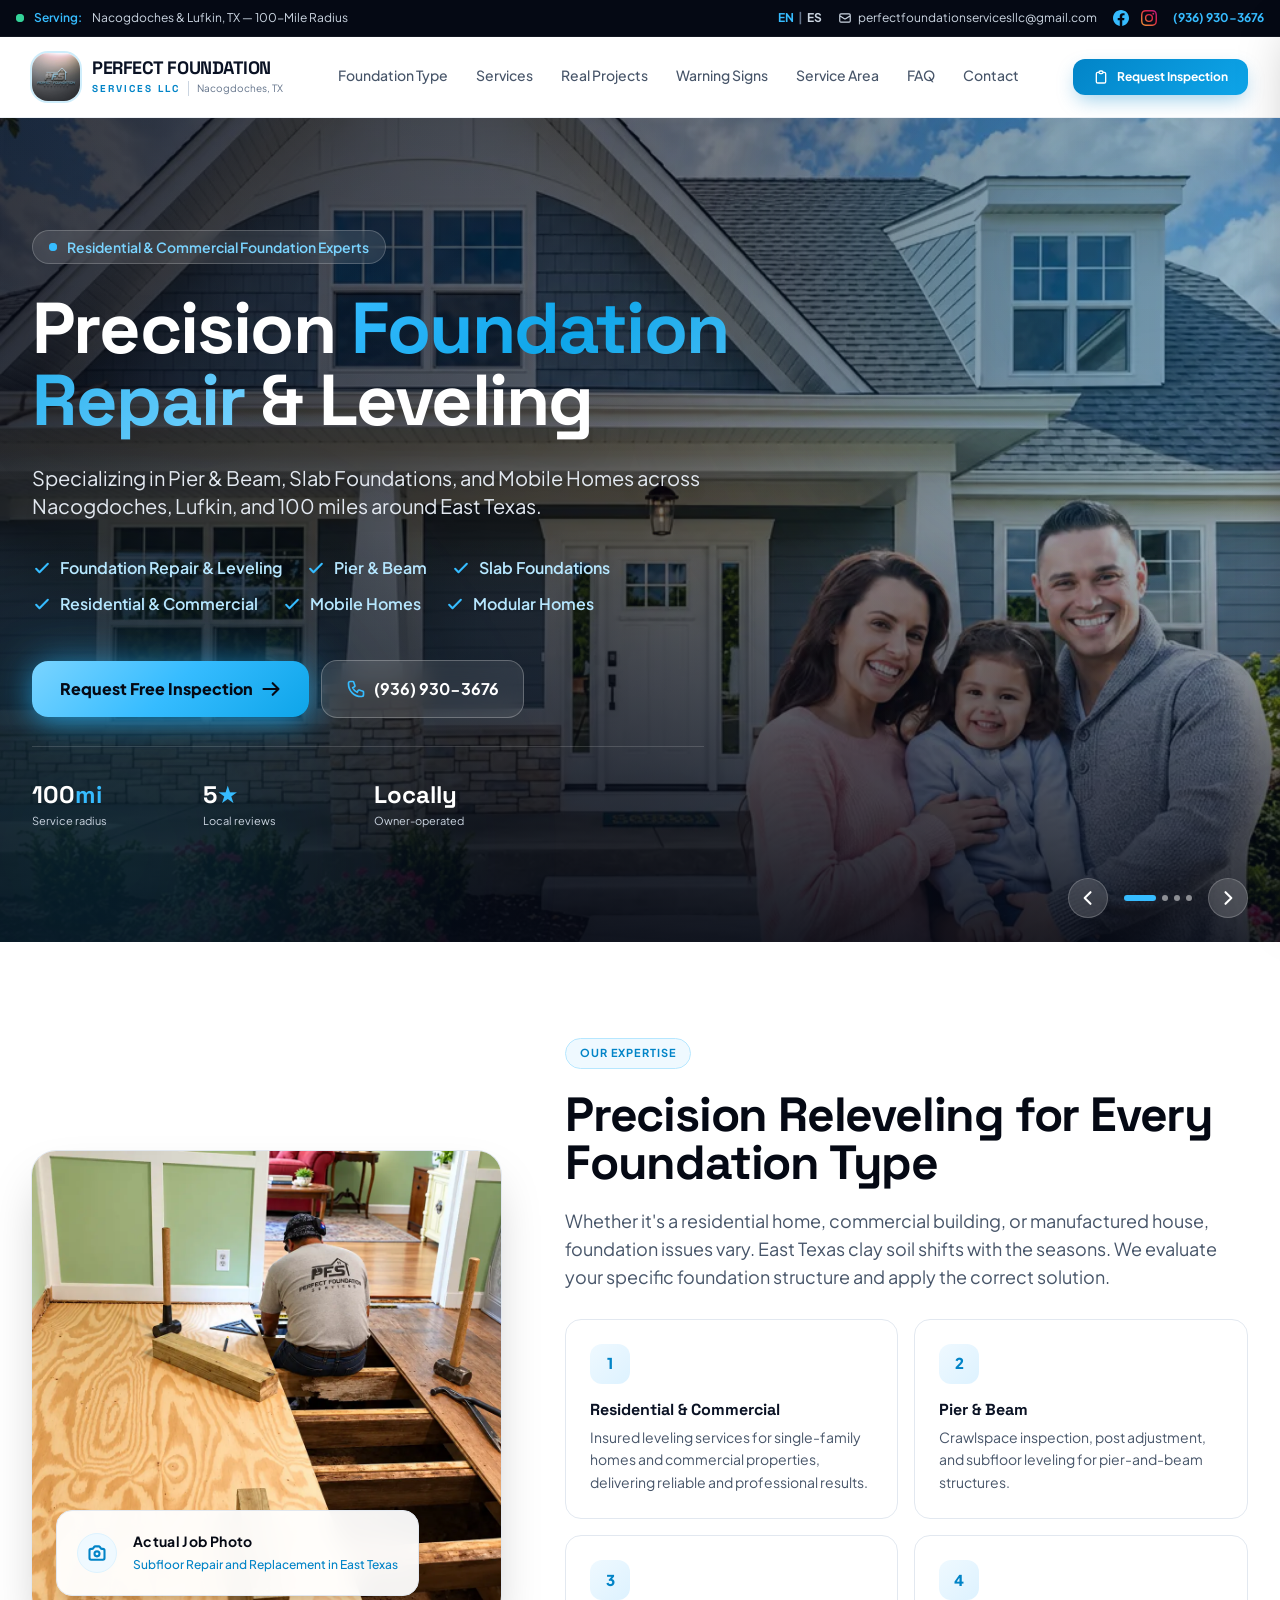
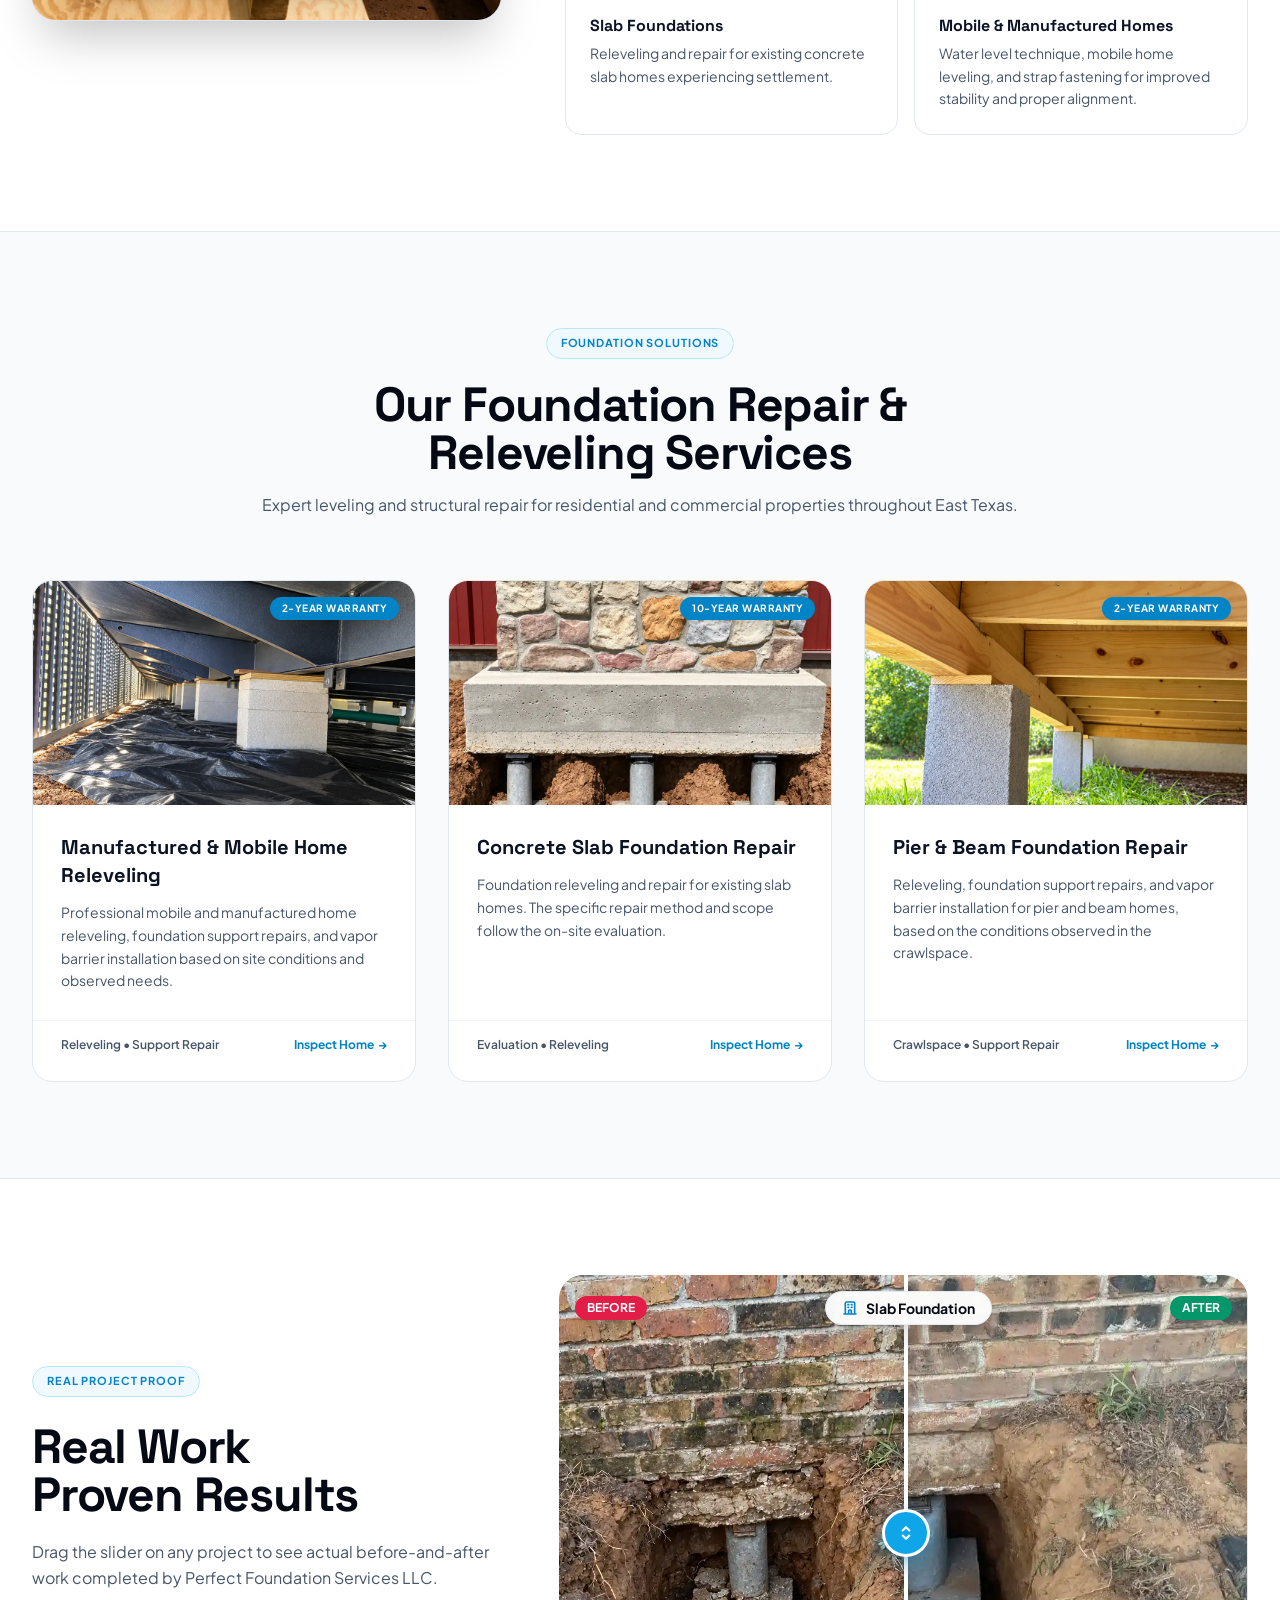
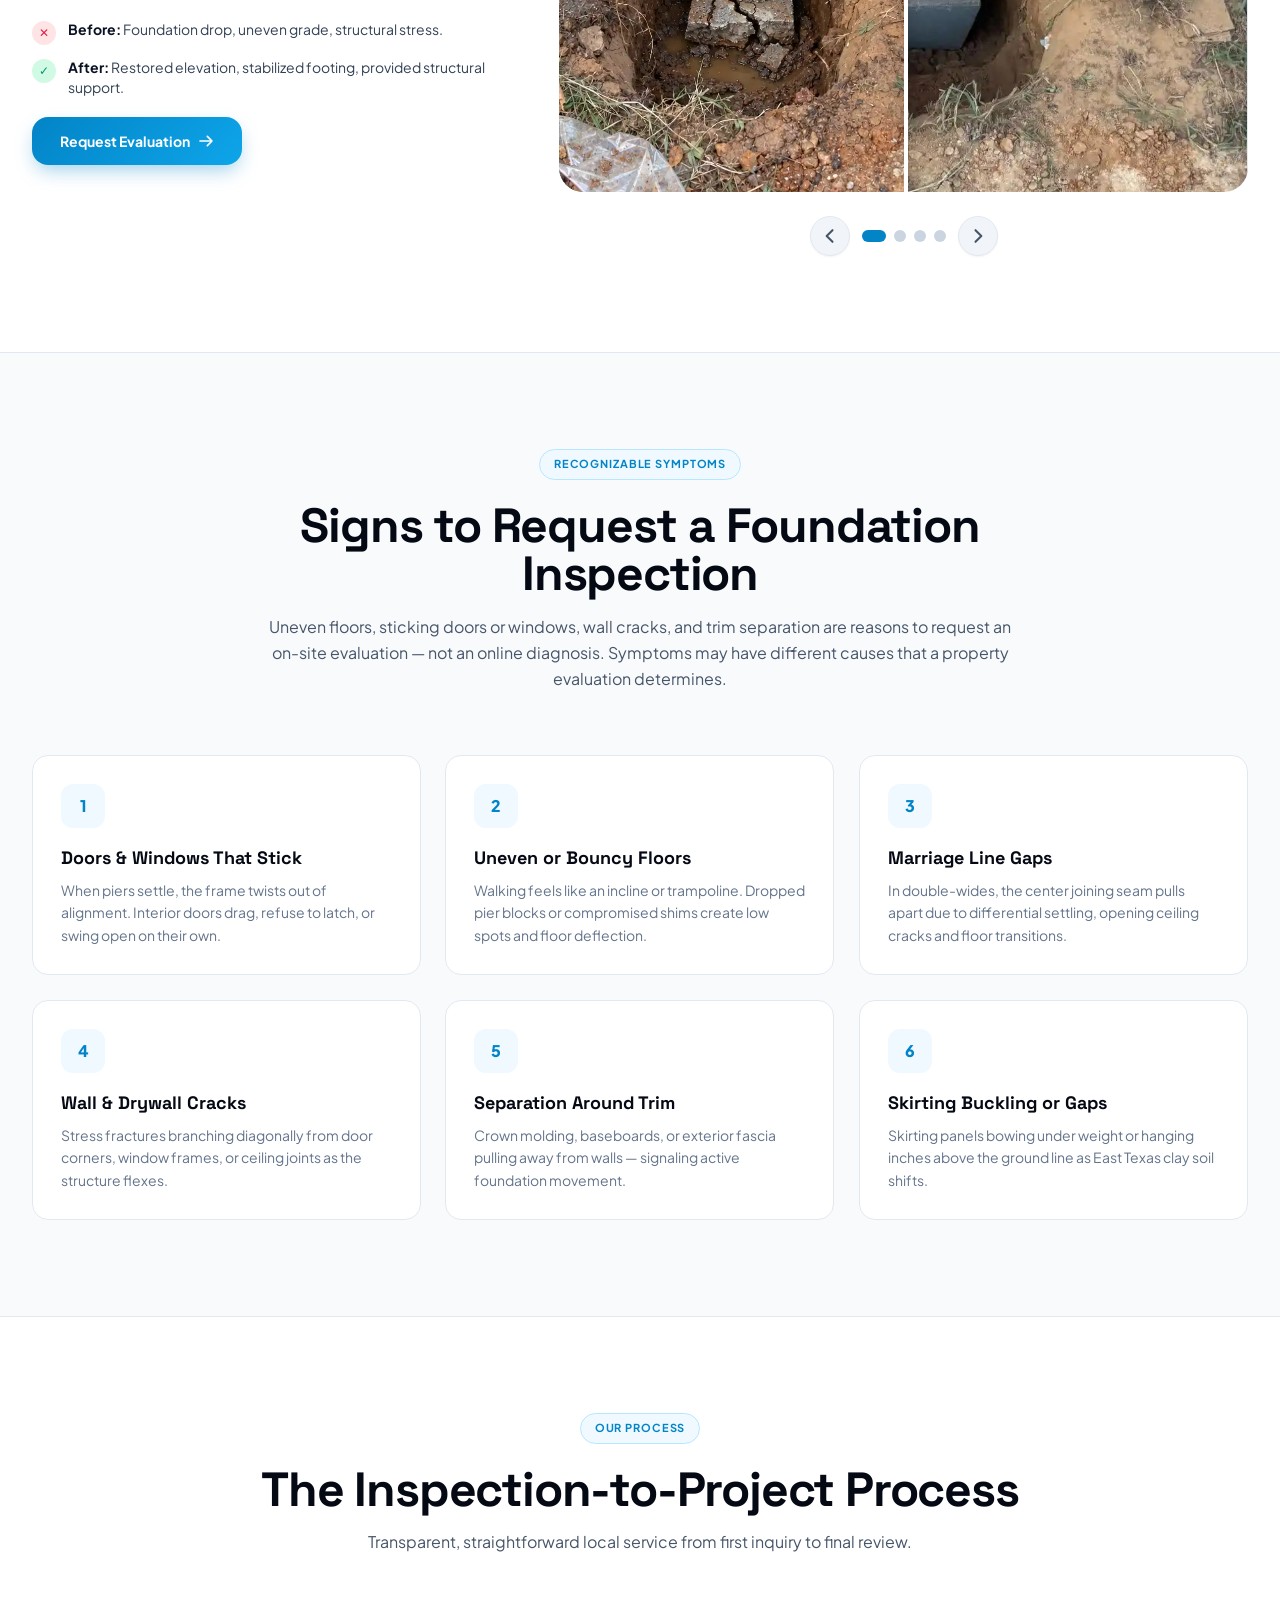
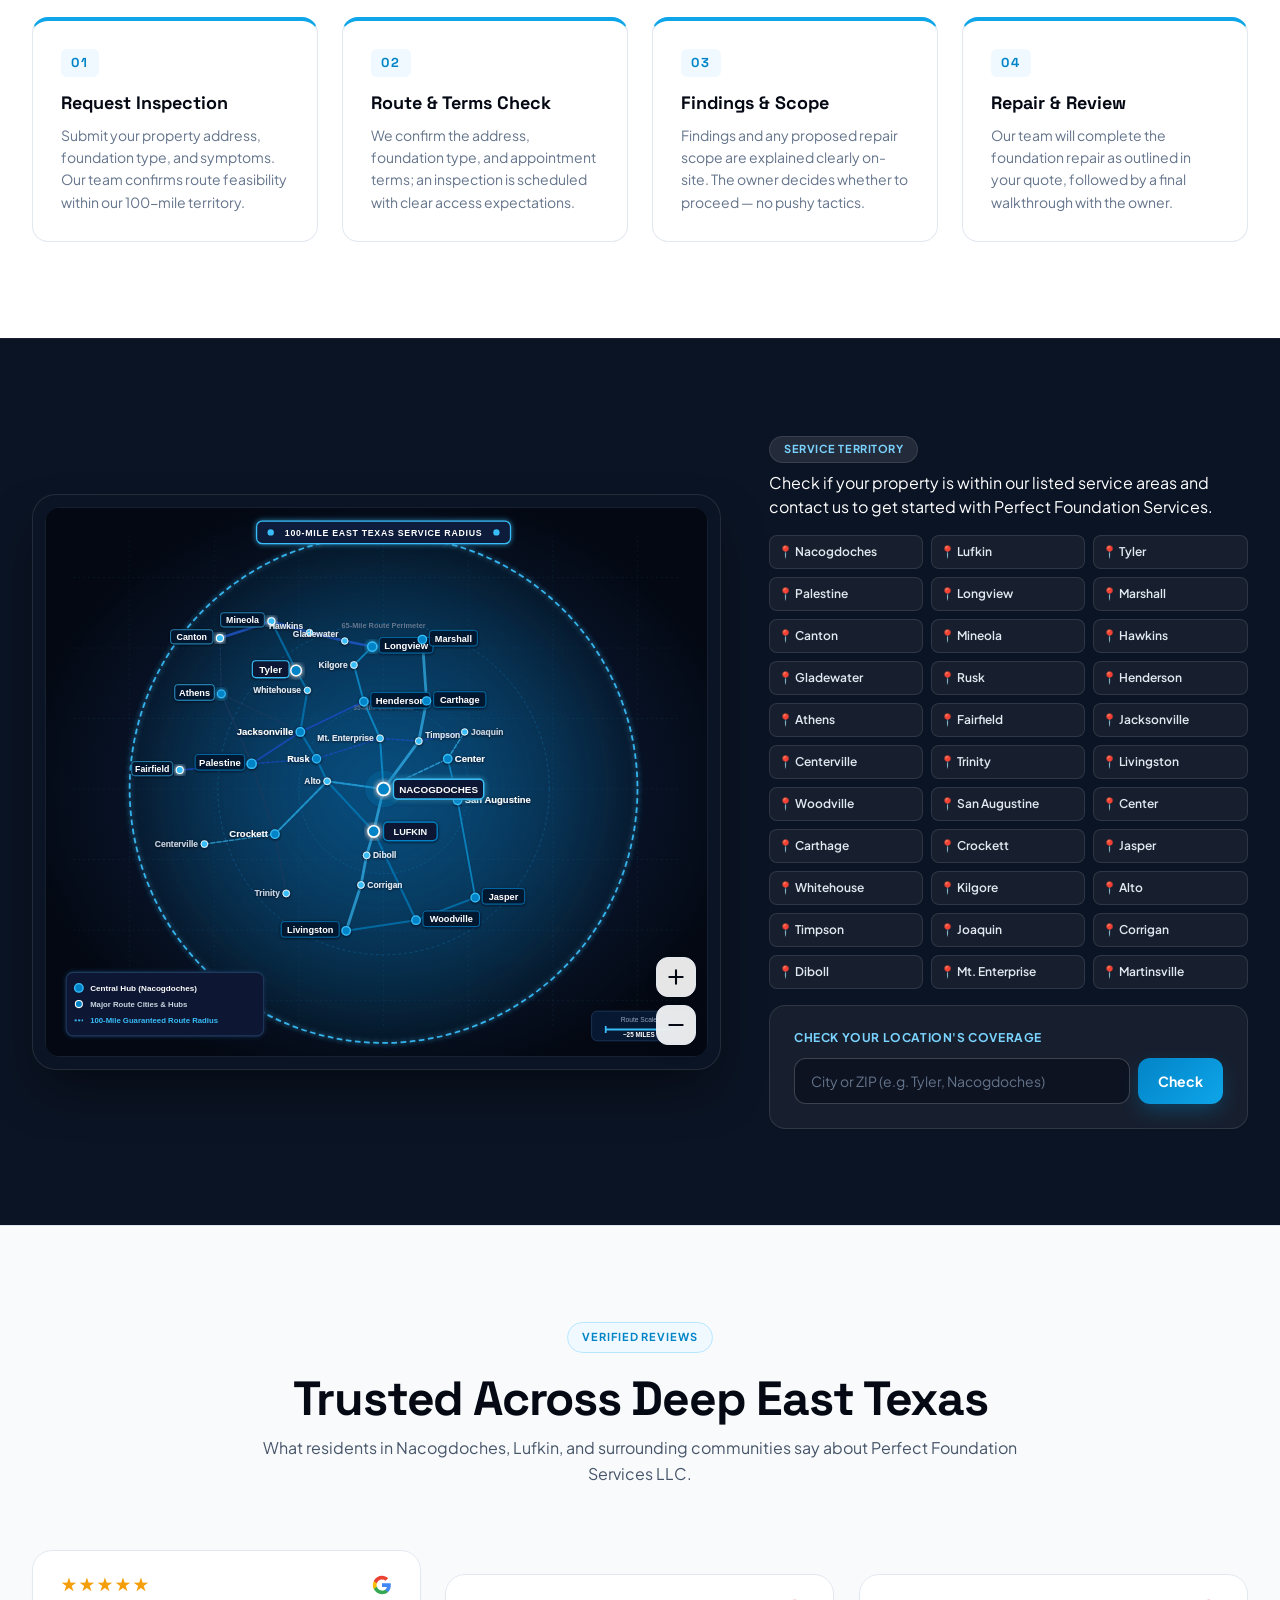
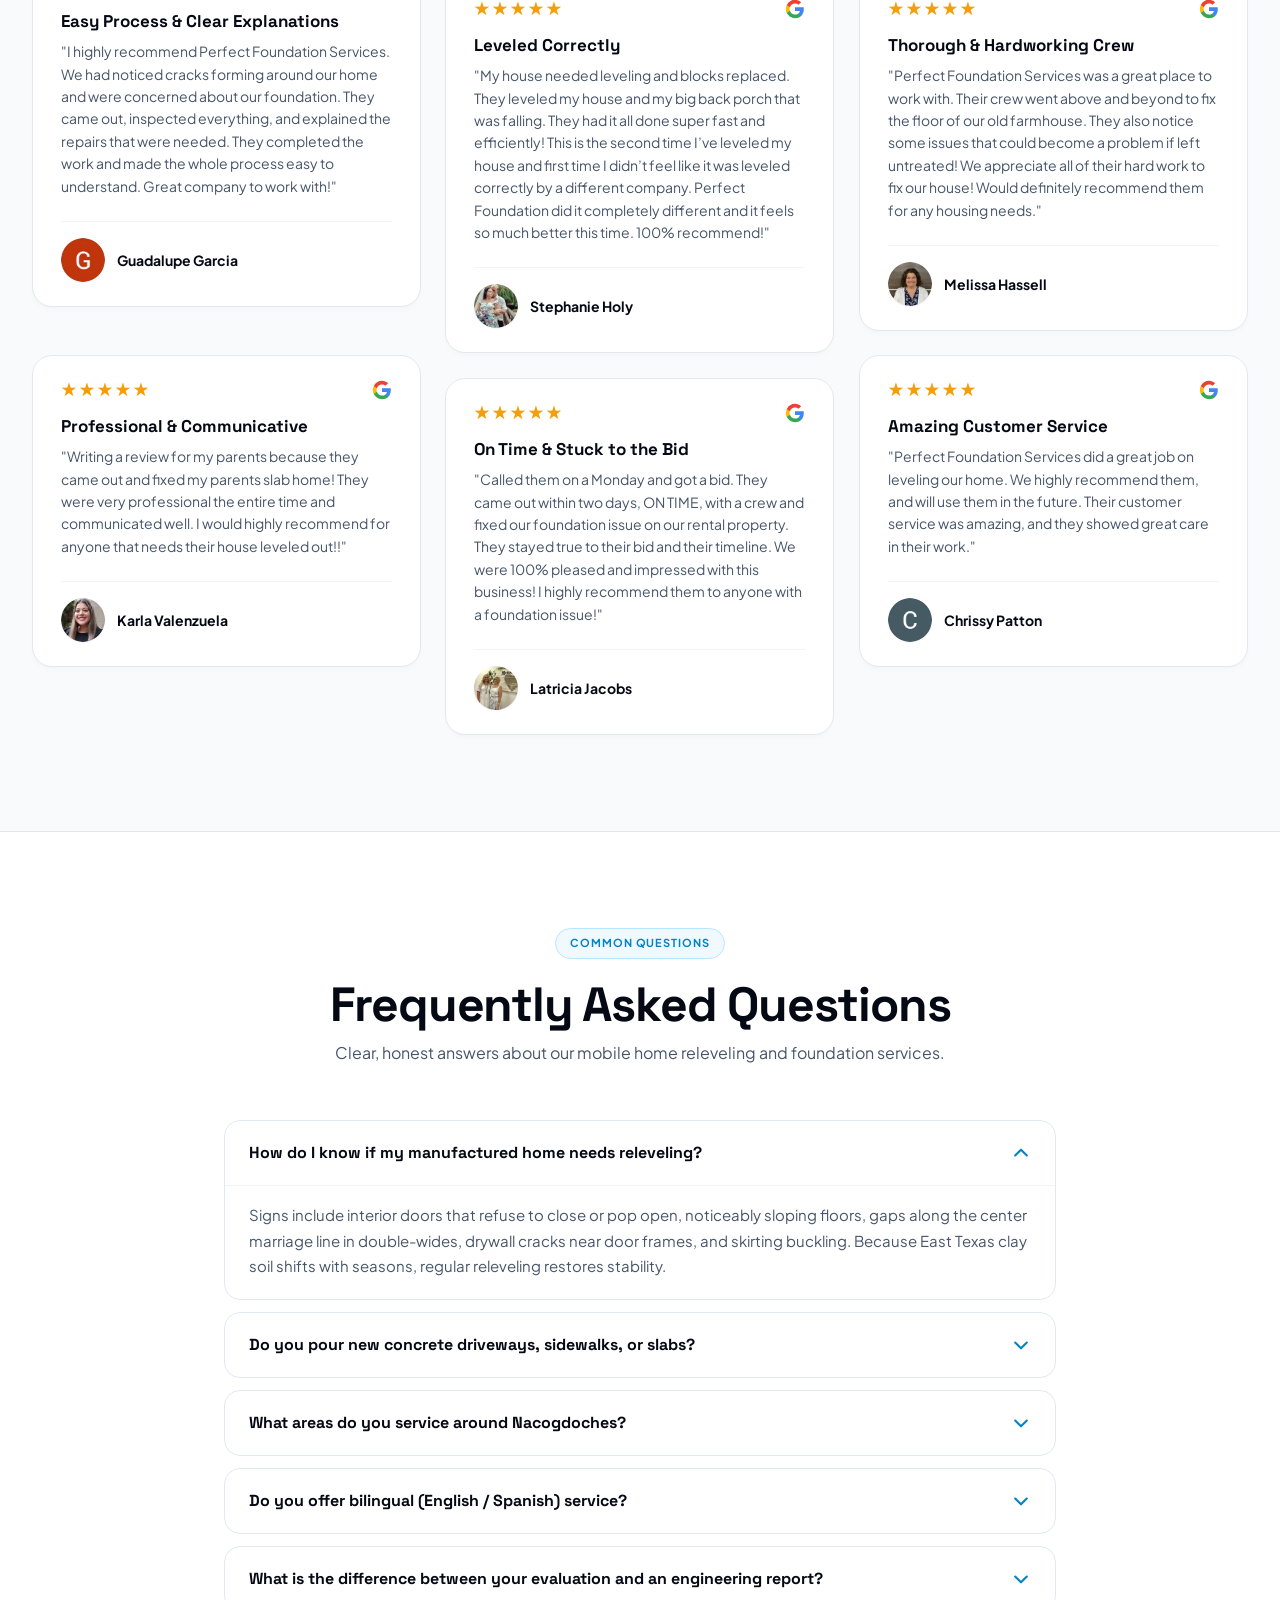
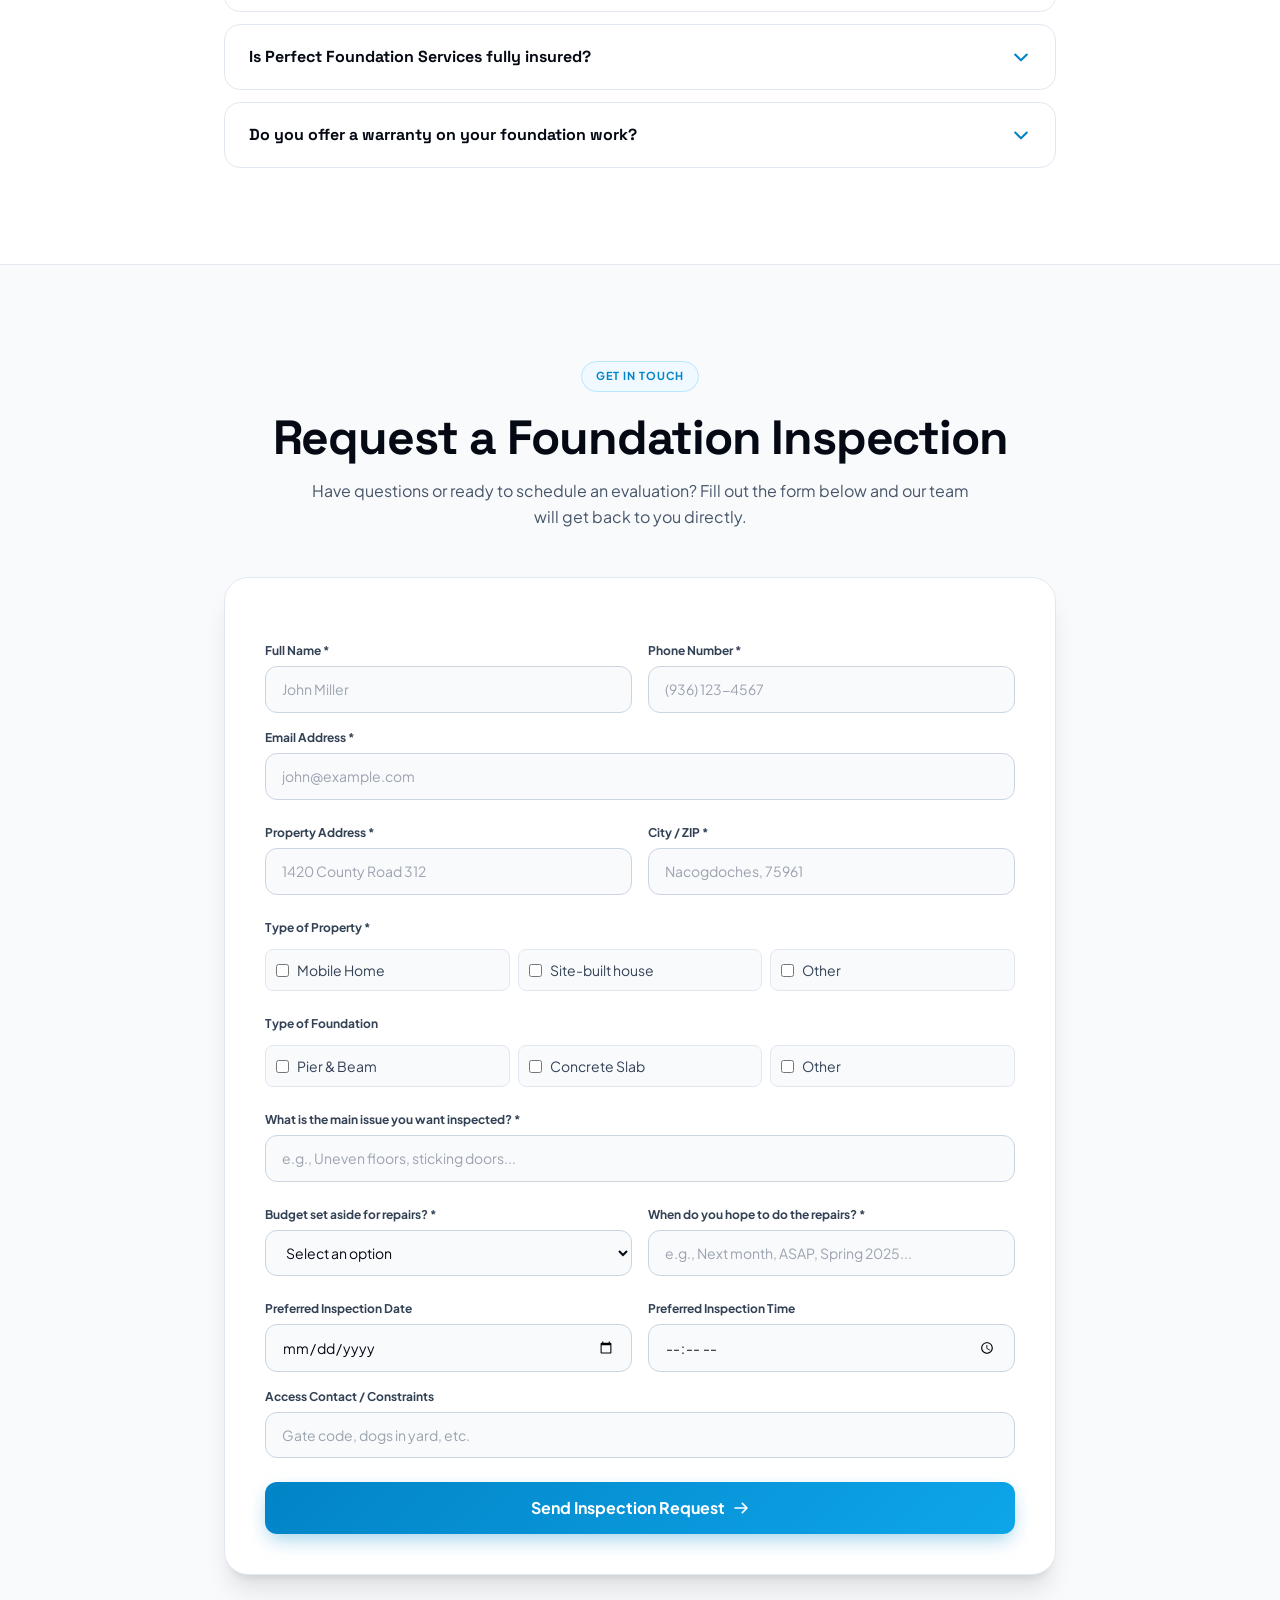
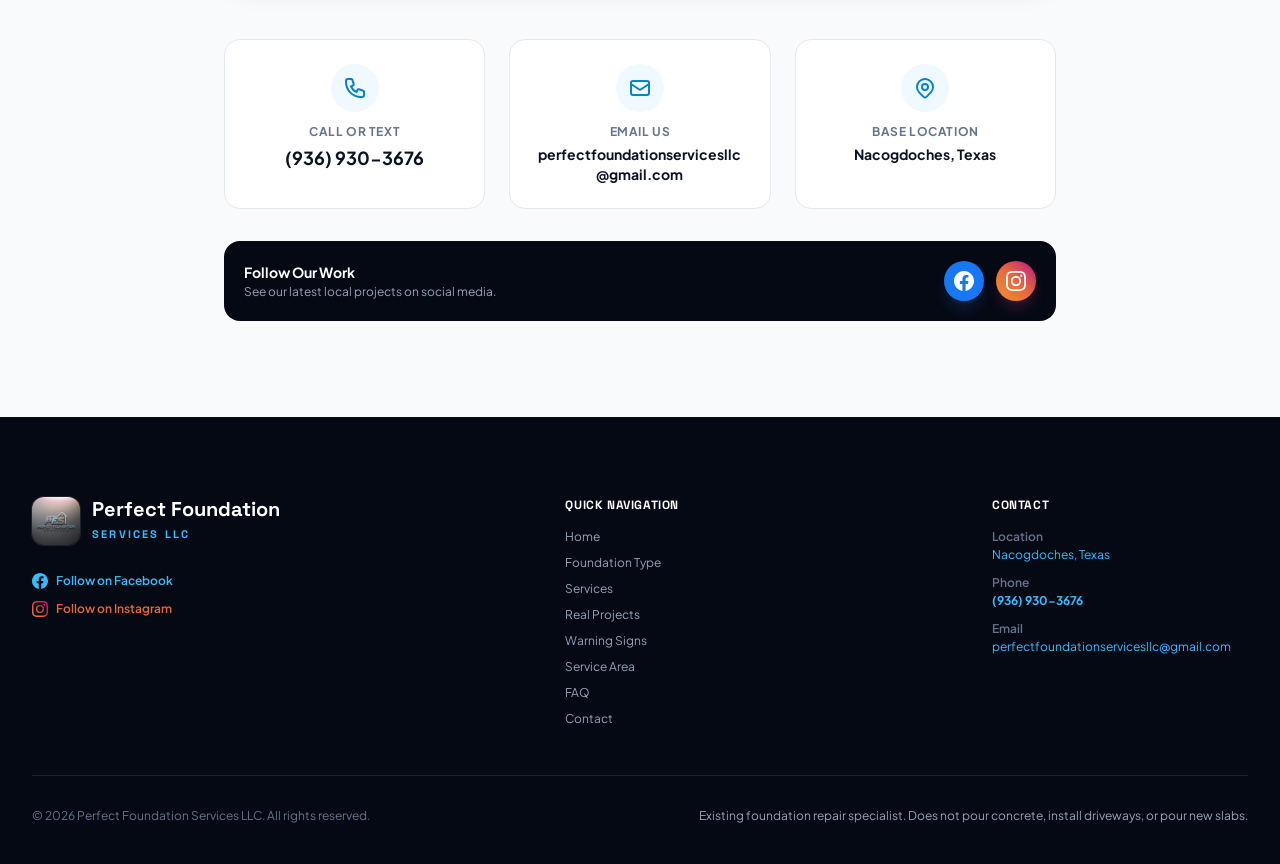
<file: index.html>
<!doctype html>

<html class="scroll-smooth" lang="en">
  <head>
    <meta charset="utf-8" />
    <meta content="width=device-width, initial-scale=1.0" name="viewport" />
    <title>
      Foundation Repair &amp; Leveling | Pier &amp; Beam, Slab, Mobile Homes |
      East Texas
    </title>
    <meta
      name="description"
      content="Foundation repair and releveling in Nacogdoches, Lufkin and East Texas. Mobile homes, pier &amp; beam, slab and subfloor. English &amp; Spanish. Request a free inspection."
    />
    <meta
      content="foundation repair Nacogdoches, mobile home releveling Nacogdoches, manufactured home leveling Lufkin, pier and beam repair East Texas, mobile home foundation repair, double wide releveling, Brayan Ruiz, Perfect Foundation Services LLC"
      name="keywords"
    />
    <meta
      content="Brayan Ruiz - Perfect Foundation Services LLC"
      name="author"
    />
    <meta
      content="index, follow, max-image-preview:large, max-snippet:-1, max-video-preview:-1"
      name="robots"
    />
    <meta content="index, follow, max-image-preview:large" name="googlebot" />
    <meta content="index, follow, max-image-preview:large" name="bingbot" />
    <meta content="#0A1224" name="theme-color" />
    <meta content="telephone=yes" name="format-detection" />
    <meta content="en-US" http-equiv="content-language" />
    <link href="https://www.perfectfoundationservices.com/" rel="canonical" />
    <link
      href="https://www.perfectfoundationservices.com/"
      hreflang="en"
      rel="alternate"
    />
    <link
      href="https://www.perfectfoundationservices.com/index-es.html"
      hreflang="es"
      rel="alternate"
    />
    <link
      href="https://www.perfectfoundationservices.com/"
      hreflang="x-default"
      rel="alternate"
    />
    <link
      href="https://www.perfectfoundationservices.com/sitemap.xml"
      rel="sitemap"
      type="application/xml"
    />
    <link
      href="https://www.perfectfoundationservices.com/llms.txt"
      rel="alternate"
      title="LLM-readable information"
      type="text/plain"
    />
    <meta content="US-TX" name="geo.region" />
    <meta content="Nacogdoches, Texas" name="geo.placename" />
    <meta content="31.6035;-94.6555" name="geo.position" />
    <meta content="31.6035, -94.6555" name="ICBM" />
    <meta content="website" property="og:type" />
    <meta content="en_US" property="og:locale" />
    <meta content="Perfect Foundation Services LLC" property="og:site_name" />
    <meta
      content="https://www.perfectfoundationservices.com/"
      property="og:url"
    />
    <meta
      content="Mobile &amp; Manufactured Home Foundation Releveling | Perfect Foundation Services"
      property="og:title"
    />
    <meta
      content="Specialized mobile home releveling, pier stabilization, and frame alignment across Nacogdoches, Lufkin, and 100 miles around East Texas. Founded and owned by Brayan Ruiz."
      property="og:description"
    />
    <meta
      content="https://www.perfectfoundationservices.com/assets/images/pfs-logo.webp"
      property="og:image"
    />
    <meta
      content="Perfect Foundation Services LLC logo"
      property="og:image:alt"
    />
    <meta content="1024" property="og:image:width" />
    <meta content="1024" property="og:image:height" />
    <meta content="summary_large_image" name="twitter:card" />
    <meta
      content="Mobile &amp; Manufactured Home Foundation Releveling | Perfect Foundation Services"
      name="twitter:title"
    />
    <meta
      content="Specialized mobile home releveling, pier stabilization, and frame alignment across Nacogdoches, Lufkin, and 100 miles around East Texas."
      name="twitter:description"
    />
    <meta
      content="https://www.perfectfoundationservices.com/assets/images/pfs-logo.webp"
      name="twitter:image"
    />
    <link href="assets/images/favicon.svg" rel="icon" type="image/svg+xml" />
    <link href="assets/images/pfs-logo.webp" rel="apple-touch-icon" />
    <!-- Preload LCP Hero Image -->
    <link
      rel="preload"
      as="image"
      href="/assets/images/hero.webp"
      fetchpriority="high"
    />
    <script type="application/ld+json">
      {
        "@context": "https://schema.org",
        "@graph": [
          {
            "@type": ["LocalBusiness", "ProfessionalService"],
            "@id": "https://www.perfectfoundationservices.com/#business",
            "name": "Perfect Foundation Services LLC",
            "url": "https://www.perfectfoundationservices.com/",
            "logo": "https://www.perfectfoundationservices.com/assets/images/pfs-logo.webp",
            "image": "https://www.perfectfoundationservices.com/assets/images/pfs-logo.webp",
            "telephone": "+1-936-930-3676",
            "email": "perfectfoundationservicesllc@gmail.com",
            "description": "Foundation repair and releveling contractor serving Nacogdoches and surrounding East Texas communities.",
            "founder": {
              "@type": "Person",
              "name": "Brayan Ruiz"
            },
            "address": {
              "@type": "PostalAddress",
              "addressLocality": "Nacogdoches",
              "addressRegion": "TX",
              "addressCountry": "US"
            },
            "areaServed": [
              "Nacogdoches, TX",
              "Lufkin, TX",
              "Tyler, TX",
              "Palestine, TX",
              "Longview, TX",
              "Marshall, TX",
              "Canton, TX",
              "Mineola, TX",
              "Hawkins, TX",
              "Gladewater, TX",
              "Rusk, TX",
              "Henderson, TX",
              "Athens, TX",
              "Fairfield, TX",
              "Jacksonville, TX",
              "Centerville, TX",
              "Trinity, TX",
              "Livingston, TX",
              "Woodville, TX",
              "San Augustine, TX",
              "Center, TX",
              "Carthage, TX",
              "Crockett, TX",
              "Jasper, TX",
              "Whitehouse, TX",
              "Kilgore, TX",
              "Alto, TX",
              "Timpson, TX",
              "Joaquin, TX",
              "Corrigan, TX",
              "Diboll, TX",
              "Mount Enterprise, TX",
              "Martinsville, TX"
            ],
            "serviceType": [
              "Manufactured home releveling",
              "Mobile home releveling",
              "Pier and beam repair",
              "Concrete slab foundation repair",
              "Subfloor repair",
              "Foundation stabilization",
              "Foundation Repair"
            ],
            "sameAs": [
              "https://www.facebook.com/perfectfoundationservicesllc/",
              "https://www.instagram.com/perfect_foundation_svcs"
            ]
          },
          {
            "@type": "WebSite",
            "@id": "https://www.perfectfoundationservices.com/#website",
            "url": "https://www.perfectfoundationservices.com/",
            "name": "Perfect Foundation Services LLC",
            "inLanguage": "en-US",
            "publisher": {
              "@id": "https://www.perfectfoundationservices.com/#business"
            }
          },
          {
            "@type": "FAQPage",
            "@id": "https://www.perfectfoundationservices.com/#faq",
            "mainEntity": [
              {
                "@type": "Question",
                "name": "How do I know if my manufactured home needs releveling?",
                "acceptedAnswer": {
                  "@type": "Answer",
                  "text": "Signs include doors that refuse to close or pop open, noticeably sloping floors, gaps along the center marriage line in double-wides, drywall cracks near door frames, and skirting buckling."
                }
              },
              {
                "@type": "Question",
                "name": "Do you pour new concrete driveways, sidewalks, or slabs?",
                "acceptedAnswer": {
                  "@type": "Answer",
                  "text": "No. Perfect Foundation Services specializes exclusively in existing foundation repair and releveling. It does not pour concrete, install driveways, or pour new slabs."
                }
              },
              {
                "@type": "Question",
                "name": "What areas do you service around Nacogdoches?",
                "acceptedAnswer": {
                  "@type": "Answer",
                  "text": "The established service territory covers approximately 100 miles around Nacogdoches, Texas, including Nacogdoches, Lufkin, Henderson, Center, San Augustine, Diboll, Alto, Rusk, Jacksonville, Crockett, and rural acreage properties."
                }
              },
              {
                "@type": "Question",
                "name": "Do you offer bilingual English and Spanish service?",
                "acceptedAnswer": {
                  "@type": "Answer",
                  "text": "Yes. Perfect Foundation Services provides direct communication in both English and Spanish by phone and on-site."
                }
              },
              {
                "@type": "Question",
                "name": "Is Perfect Foundation Services fully insured?",
                "acceptedAnswer": {
                  "@type": "Answer",
                  "text": "Yes. Perfect Foundation Services LLC is fully insured."
                }
              },
              {
                "@type": "Question",
                "name": "Do you offer a warranty on foundation work?",
                "acceptedAnswer": {
                  "@type": "Answer",
                  "text": "Yes. Pier and beam work and mobile home releveling include a 2-year warranty. Concrete slab work includes a 10-year warranty."
                }
              }
            ]
          }
        ]
      }
    </script>
    <link href="tailwind.min.css" rel="stylesheet" />
    <link href="https://fonts.googleapis.com" rel="preconnect" />
    <link crossorigin="" href="https://fonts.gstatic.com" rel="preconnect" />
    <link
      href="https://fonts.googleapis.com/css2?family=Plus+Jakarta+Sans:wght@300;400;500;600;700;800&amp;family=Space+Grotesk:wght@500;600;700;800&amp;display=swap"
      rel="stylesheet"
    />
    <link href="styles.css" rel="stylesheet" />
  </head>
  <body
    class="bg-white text-slate-800 antialiased selection:bg-brand-500 selection:text-white"
  >
    <!-- Top Bar -->
    <div
      class="bg-ink-950 text-slate-300 text-xs py-2.5 px-4 border-b border-white/5"
    >
      <div
        id="top-bar-inner"
        class="max-w-7xl mx-auto flex flex-wrap items-center justify-center lg:justify-between gap-3"
      >
        <div class="hidden lg:flex items-center gap-2.5">
          <span class="relative flex w-2 h-2">
            <span
              class="absolute inline-flex w-full h-full rounded-full bg-emerald-400 opacity-75 animate-ping"
            ></span>
            <span
              class="relative inline-flex w-2 h-2 rounded-full bg-emerald-400"
            ></span>
          </span>
          <span class="font-semibold text-brand-400">Serving:</span>
          <span>Nacogdoches &amp; Lufkin, TX — 100-Mile Radius</span>
        </div>
        <div class="flex items-center gap-4">
          <div
            aria-label="Language selection"
            class="flex items-center gap-1 text-xs font-bold"
          >
            <a
              aria-current="page"
              class="text-brand-400 hover:text-white transition-colors"
              href="index.html"
              lang="en"
              >EN</a
            >
            <span class="text-slate-500">|</span>
            <a
              class="text-slate-300 hover:text-white transition-colors"
              href="index-es.html"
              lang="es"
              >ES</a
            >
          </div>

          <a
            class="hidden md:inline-flex items-center gap-1.5 text-slate-300 hover:text-white transition-colors"
            href="mailto:perfectfoundationservicesllc@gmail.com"
          >
            <svg
              class="w-3.5 h-3.5"
              fill="none"
              stroke="currentColor"
              viewbox="0 0 24 24"
            >
              <path
                d="M3 8l7.89 5.26a2 2 0 002.22 0L21 8M5 19h14a2 2 0 002-2V7a2 2 0 00-2-2H5a2 2 0 00-2 2v10a2 2 0 002 2z"
                stroke-linecap="round"
                stroke-linejoin="round"
                stroke-width="2"
              ></path>
            </svg>
            perfectfoundationservicesllc@gmail.com
          </a>
          <!-- Social Icons -->
          <div class="flex items-center gap-3">
            <!-- Facebook -->
            <a
              aria-label="Facebook"
              class="text-brand-400 hover:text-white transition-colors"
              href="https://www.facebook.com/perfectfoundationservicesllc/"
              rel="noopener noreferrer"
              target="_blank"
            >
              <svg
                class="w-4 h-4 fill-current duration-300"
                viewbox="0 0 24 24"
              >
                <path
                  d="M24 12.073c0-6.627-5.373-12-12-12s-12 5.373-12 12c0 5.99 4.388 10.954 10.125 11.854v-8.385H7.078v-3.47h3.047V9.43c0-3.007 1.792-4.669 4.533-4.669 1.312 0 2.686.235 2.686.235v2.953H15.83c-1.491 0-1.956.925-1.956 1.874v2.25h3.328l-.532 3.47h-2.796v8.385C19.612 23.027 24 18.062 24 12.073z"
                ></path>
              </svg>
            </a>
            <!-- Instagram (Gradient default, white on hover) -->
            <a
              aria-label="Instagram"
              class="transition-transform hover:scale-110"
              href="https://www.instagram.com/perfect_foundation_svcs"
              rel="noopener noreferrer"
              target="_blank"
            >
              <svg
                class="w-4 h-4 fill-[url(#instaGradient)] hover:fill-white transition-colors duration-300"
                viewbox="0 0 24 24"
              >
                <defs>
                  <lineargradient
                    id="instaGradient"
                    x1="0%"
                    x2="100%"
                    y1="100%"
                    y2="0%"
                  >
                    <stop offset="0%" stop-color="#f09433"></stop>
                    <stop offset="30%" stop-color="#e6683c"></stop>
                    <stop offset="60%" stop-color="#dc2743"></stop>
                    <stop offset="100%" stop-color="#bc1888"></stop>
                  </lineargradient>
                </defs>
                <path
                  d="M12 2.163c3.204 0 3.584.012 4.85.07 3.252.148 4.771 1.691 4.919 4.919.058 1.265.069 1.645.069 4.849 0 3.205-.012 3.584-.069 4.849-.149 3.225-1.664 4.771-4.919 4.919-1.266.058-1.644.07-4.85.07-3.204 0-3.584-.012-4.849-.07-3.26-.149-4.771-1.699-4.919-4.92-.058-1.265-.07-1.644-.07-4.849 0-3.204.013-3.583.07-4.849.149-3.227 1.664-4.771 4.919-4.919 1.266-.057 1.645-.069 4.849-.069zM12 0C8.741 0 8.333.014 7.053.072 2.695.272.273 2.69.073 7.052.014 8.333 0 8.741 0 12c0 3.259.014 3.668.072 4.948.2 4.358 2.618 6.78 6.98 6.98C8.333 23.986 8.741 24 12 24c3.259 0 3.668-.014 4.948-.072 4.354-.2 6.782-2.618 6.979-6.98.059-1.28.073-1.689.073-4.948 0-3.259-.014-3.667-.072-4.947-.196-4.354-2.617-6.78-6.979-6.98C15.668.014 15.259 0 12 0zm0 5.838a6.162 6.162 0 100 12.324 6.162 6.162 0 000-12.324zM12 16a4 4 0 110-8 4 4 0 010 8zm6.406-11.845a1.44 1.44 0 100 2.881 1.44 1.44 0 000-2.881z"
                ></path>
              </svg>
            </a>
          </div>
          <a
            class="font-bold text-brand-400 hover:text-white transition-colors"
            href="tel:9369303676"
            >(936) 930-3676</a
          >
        </div>
      </div>
    </div>
    <!-- Header -->
    <header
      class="sticky top-0 z-40 bg-white/90 backdrop-blur-xl border-b border-slate-200/60 transition-all duration-300"
      id="main-header"
    >
      <div class="max-w-7xl mx-auto px-4 sm:px-6 lg:px-8">
        <div class="flex items-center justify-between h-20">
          <a class="flex items-center gap-3 group" href="#hero">
            <div
              class="relative w-12 h-12 rounded-2xl overflow-hidden ring-2 ring-brand-500/20 group-hover:ring-brand-500/50 transition-all"
            >
              <img
                alt="Perfect Foundation Services Logo"
                class="w-full h-full object-cover"
                height="48"
                src="assets/images/pfs-logo.webp"
                width="48"
              />
            </div>
            <div>
              <span
                class="font-display font-extrabold text-lg tracking-tight text-ink-900 block leading-none"
                >PERFECT FOUNDATION</span
              >
              <div class="flex items-center gap-2 mt-1">
                <span
                  class="text-[10px] font-display font-bold tracking-[0.2em] uppercase text-brand-600"
                  >Services LLC</span
                >
                <span
                  class="text-[10px] text-slate-500 border-l border-slate-300 pl-2"
                  >Nacogdoches, TX</span
                >
              </div>
            </div>
          </a>
          <nav
            class="hidden lg:flex items-center gap-7 font-medium text-sm text-slate-600"
          >
            <a
              class="nav-link hover:text-brand-600 transition-colors"
              href="#manufactured-homes"
              >Foundation Type</a
            >
            <a
              class="nav-link hover:text-brand-600 transition-colors"
              href="#services"
              >Services</a
            >
            <a
              class="nav-link hover:text-brand-600 transition-colors"
              href="#projects"
              >Real Projects</a
            >
            <a
              class="nav-link hover:text-brand-600 transition-colors"
              href="#symptoms"
              >Warning Signs</a
            >
            <a
              class="nav-link hover:text-brand-600 transition-colors"
              href="#service-area"
              >Service Area</a
            >
            <a
              class="nav-link hover:text-brand-600 transition-colors"
              href="#faq"
              >FAQ</a
            >
            <!-- Contact added to nav -->
            <a
              class="nav-link hover:text-brand-600 transition-colors"
              href="#contact"
              >Contact</a
            >
          </nav>
          <div class="hidden sm:flex items-center gap-2.5">
            <a
              class="btn-primary px-5 py-2.5 rounded-xl font-bold text-xs inline-flex items-center gap-2"
              href="#contact"
            >
              <svg
                class="w-4 h-4"
                fill="none"
                stroke="currentColor"
                viewbox="0 0 24 24"
              >
                <path
                  d="M9 5H7a2 2 0 00-2 2v12a2 2 0 002 2h10a2 2 0 002-2V7a2 2 0 00-2-2h-2M9 5a2 2 0 002 2h2a2 2 0 002-2M9 5a2 2 0 012-2h2a2 2 0 012 2"
                  stroke-linecap="round"
                  stroke-linejoin="round"
                  stroke-width="2"
                ></path>
              </svg>
              Request Inspection
            </a>
          </div>
          <button
            aria-label="Open Menu"
            class="lg:hidden p-2.5 rounded-xl bg-slate-100 text-slate-700 hover:bg-slate-200"
            id="mobile-menu-btn"
            type="button"
          >
            <svg
              class="w-6 h-6"
              fill="none"
              stroke="currentColor"
              viewbox="0 0 24 24"
            >
              <path
                d="M4 6h16M4 12h16M4 18h16"
                stroke-linecap="round"
                stroke-linejoin="round"
                stroke-width="2"
              ></path>
            </svg>
          </button>
        </div>
      </div>
    </header>
    <!-- Mobile Menu -->
    <div
      class="fixed inset-0 bg-ink-950/70 backdrop-blur-sm z-50 hidden"
      id="mobile-menu-overlay"
    ></div>
    <div
      class="fixed top-0 right-0 w-80 max-w-[85vw] h-full bg-white z-50 translate-x-full transition-transform duration-300 ease-in-out p-6 flex flex-col shadow-2xl"
      id="mobile-menu-drawer"
    >
      <div
        class="flex items-center justify-between pb-5 border-b border-slate-200"
      >
        <div class="flex items-center gap-2.5">
          <img
            alt="Logo"
            class="w-9 h-9 rounded-lg object-cover"
            src="assets/images/pfs-logo.webp"
          />
          <span class="font-display font-bold text-ink-900 text-base"
            >Perfect Foundation</span
          >
        </div>
        <button
          aria-label="Close"
          class="p-2 text-slate-400 hover:text-slate-700"
          id="mobile-menu-close"
        >
          <svg
            class="w-6 h-6"
            fill="none"
            stroke="currentColor"
            viewbox="0 0 24 24"
          >
            <path
              d="M6 18L18 6M6 6l12 12"
              stroke-linecap="round"
              stroke-linejoin="round"
              stroke-width="2"
            ></path>
          </svg>
        </button>
      </div>
      <nav class="mt-6 flex flex-col gap-1 font-medium text-slate-700">
        <a
          class="mobile-nav-link px-3 py-3 rounded-lg hover:bg-brand-50 hover:text-brand-700 transition-colors"
          href="#manufactured-homes"
          >Foundation Type</a
        >
        <a
          class="mobile-nav-link px-3 py-3 rounded-lg hover:bg-brand-50 hover:text-brand-700 transition-colors"
          href="#services"
          >Services</a
        >
        <a
          class="mobile-nav-link px-3 py-3 rounded-lg hover:bg-brand-50 hover:text-brand-700 transition-colors"
          href="#projects"
          >Real Projects</a
        >
        <a
          class="mobile-nav-link px-3 py-3 rounded-lg hover:bg-brand-50 hover:text-brand-700 transition-colors"
          href="#symptoms"
          >Warning Signs</a
        >
        <a
          class="mobile-nav-link px-3 py-3 rounded-lg hover:bg-brand-50 hover:text-brand-700 transition-colors"
          href="#service-area"
          >Service Area</a
        >
        <a
          class="mobile-nav-link px-3 py-3 rounded-lg hover:bg-brand-50 hover:text-brand-700 transition-colors"
          href="#faq"
          >FAQ</a
        >
        <a
          class="mobile-nav-link px-3 py-3 rounded-lg hover:bg-brand-50 hover:text-brand-700 transition-colors"
          href="#contact"
          >Contact</a
        >
      </nav>
      <div class="mt-auto pt-6 border-t border-slate-200 space-y-3">
        <a
          class="mobile-nav-link btn-primary w-full py-3 rounded-xl text-center font-bold text-white block"
          href="#contact"
          >Request Inspection</a
        >
        <a
          class="block text-center text-sm font-bold text-ink-900"
          href="tel:9369303676"
          >(936) 930-3676</a
        >
        <a
          class="block text-center text-xs text-slate-500 hover:text-brand-600 break-all"
          href="mailto:perfectfoundationservicesllc@gmail.com"
          >perfectfoundationservicesllc@gmail.com</a
        >
      </div>
    </div>
    <main>
      <!-- HERO — Full-width background image with overlaid content -->
      <section
        class="relative min-h-[85vh] lg:min-h-[90vh] flex items-center overflow-hidden bg-ink-950"
        id="hero"
      >
        <!-- Background carousel (full width) -->
        <div class="absolute inset-0">
          <!-- Slide 1 (New) -->
          <div class="hero-slide active absolute inset-0">
            <img
              alt="Foundation repair and leveling crew at work on a home in East Texas"
              class="w-full h-full object-cover"
              src="assets/images/hero.webp"
              fetchpriority="high"
              loading="eager"
              decoding="async"
            />
          </div>
          <!-- Slide 2 -->
          <div class="hero-slide absolute inset-0">
            <img
              alt="Mobile home foundation releveling in Texas"
              class="w-full h-full object-cover"
              src="assets/images/Hero-1.webp"
              fetchpriority="low"
              loading="lazy"
              decoding="async"
            />
          </div>
          <!-- Slide 3 -->
          <div class="hero-slide absolute inset-0">
            <img
              alt="Under-home structural restoration and pier replacement"
              class="w-full h-full object-cover"
              src="assets/images/Hero-2.webp"
              fetchpriority="low"
              loading="lazy"
              decoding="async"
            />
          </div>
          <!-- Slide 4 -->
          <div class="hero-slide absolute inset-0">
            <img
              alt="Marriage line and pier re-shimming on a double-wide mobile home"
              class="w-full h-full object-cover"
              src="assets/images/Hero-3.webp"
              fetchpriority="low"
              loading="lazy"
              decoding="async"
            />
          </div>
          <!-- Dark overlay for legibility (Softened to let image show) -->
          <div
            class="absolute inset-0 bg-gradient-to-r from-ink-950/80 via-ink-950/55 to-ink-950/20"
          ></div>
          <div
            class="absolute inset-0 bg-gradient-to-t from-ink-950/85 via-transparent to-ink-950/10"
          ></div>
        </div>
        <!-- Ambient glow -->
        <div
          class="absolute -top-40 -right-40 w-[600px] h-[600px] bg-brand-500/20 rounded-full blur-[120px] pointer-events-none"
        ></div>
        <div
          class="absolute -bottom-40 -left-40 w-[500px] h-[500px] bg-cyan-400/10 rounded-full blur-[120px] pointer-events-none"
        ></div>
        <!-- Content -->
        <div
          class="relative max-w-7xl mx-auto px-4 sm:px-6 lg:px-8 w-full py-20 lg:py-28 text-white min-h-[680px] lg:min-h-[720px]"
        >
          <div class="max-w-3xl space-y-7">
            <div
              class="inline-flex items-center gap-2.5 px-4 py-1.5 rounded-full bg-white/10 border border-white/20 backdrop-blur-md text-xs sm:text-sm font-semibold text-brand-300"
            >
              <span class="relative flex w-2 h-2">
                <span
                  class="absolute inline-flex w-full h-full rounded-full bg-brand-400 opacity-75 animate-ping"
                ></span>
                <span
                  class="relative inline-flex w-2 h-2 rounded-full bg-brand-400"
                ></span>
              </span>
              Residential &amp; Commercial Foundation Experts
            </div>
            <h1
              class="font-display text-4xl sm:text-5xl lg:text-6xl xl:text-7xl font-extrabold tracking-tight leading-[1.05] drop-shadow-2xl min-h-[126px] sm:min-h-[160px] lg:min-h-[190px]"
            >
              Precision
              <span class="gradient-text">Foundation Repair</span> &amp;
              Leveling
            </h1>
            <p
              class="text-slate-200 text-base sm:text-lg lg:text-xl leading-relaxed max-w-2xl drop-shadow-lg"
            >
              Specializing in Pier &amp; Beam, Slab Foundations, and Mobile
              Homes across Nacogdoches, Lufkin, and 100 miles around East Texas.
            </p>
            <!-- Services List -->
            <div
              class="flex flex-wrap items-center gap-x-6 gap-y-3 pt-2 text-sm sm:text-base font-semibold text-brand-200"
            >
              <span class="flex items-center gap-2"
                ><svg
                  class="w-5 h-5 text-brand-400"
                  fill="none"
                  stroke="currentColor"
                  viewbox="0 0 24 24"
                >
                  <path
                    d="M5 13l4 4L19 7"
                    stroke-linecap="round"
                    stroke-linejoin="round"
                    stroke-width="2.5"
                  ></path>
                </svg>
                Foundation Repair &amp; Leveling</span
              >
              <span class="flex items-center gap-2"
                ><svg
                  class="w-5 h-5 text-brand-400"
                  fill="none"
                  stroke="currentColor"
                  viewbox="0 0 24 24"
                >
                  <path
                    d="M5 13l4 4L19 7"
                    stroke-linecap="round"
                    stroke-linejoin="round"
                    stroke-width="2.5"
                  ></path>
                </svg>
                Pier &amp; Beam</span
              >
              <span class="flex items-center gap-2"
                ><svg
                  class="w-5 h-5 text-brand-400"
                  fill="none"
                  stroke="currentColor"
                  viewbox="0 0 24 24"
                >
                  <path
                    d="M5 13l4 4L19 7"
                    stroke-linecap="round"
                    stroke-linejoin="round"
                    stroke-width="2.5"
                  ></path>
                </svg>
                Slab Foundations</span
              >
              <span class="flex items-center gap-2"
                ><svg
                  class="w-5 h-5 text-brand-400"
                  fill="none"
                  stroke="currentColor"
                  viewbox="0 0 24 24"
                >
                  <path
                    d="M5 13l4 4L19 7"
                    stroke-linecap="round"
                    stroke-linejoin="round"
                    stroke-width="2.5"
                  ></path>
                </svg>
                Residential &amp; Commercial</span
              >
              <span class="flex items-center gap-2"
                ><svg
                  class="w-5 h-5 text-brand-400"
                  fill="none"
                  stroke="currentColor"
                  viewbox="0 0 24 24"
                >
                  <path
                    d="M5 13l4 4L19 7"
                    stroke-linecap="round"
                    stroke-linejoin="round"
                    stroke-width="2.5"
                  ></path>
                </svg>
                Mobile Homes</span
              >
              <span class="flex items-center gap-2"
                ><svg
                  class="w-5 h-5 text-brand-400"
                  fill="none"
                  stroke="currentColor"
                  viewbox="0 0 24 24"
                >
                  <path
                    d="M5 13l4 4L19 7"
                    stroke-linecap="round"
                    stroke-linejoin="round"
                    stroke-width="2.5"
                  ></path>
                </svg>
                Modular Homes</span
              >
            </div>
            <div
              class="flex flex-col sm:flex-row items-stretch sm:items-center gap-3 pt-4"
            >
              <a
                class="btn-glow text-ink-950 font-extrabold text-base px-7 py-4 rounded-2xl inline-flex items-center justify-center gap-2 min-h-[60px]"
                href="#contact"
              >
                Request Free Inspection
                <svg
                  class="w-5 h-5"
                  fill="none"
                  stroke="currentColor"
                  viewbox="0 0 24 24"
                >
                  <path
                    d="M14 5l7 7m0 0l-7 7m7-7H3"
                    stroke-linecap="round"
                    stroke-linejoin="round"
                    stroke-width="2.5"
                  ></path>
                </svg>
              </a>
              <a
                class="border border-white/25 bg-white/10 hover:bg-white/20 text-white font-bold text-base px-6 py-4 rounded-2xl inline-flex items-center justify-center gap-2 transition-colors backdrop-blur-md min-h-[60px]"
                href="tel:9369303676"
              >
                <svg
                  class="w-5 h-5 text-brand-400"
                  fill="none"
                  stroke="currentColor"
                  viewbox="0 0 24 24"
                >
                  <path
                    d="M3 5a2 2 0 012-2h3.28a1 1 0 01.948.684l1.498 4.493a1 1 0 01-.502 1.21l-2.257 1.13a11.042 11.042 0 005.516 5.516l1.13-2.257a1 1 0 011.21-.502l4.493 1.498a1 1 0 01.684.949V19a2 2 0 01-2 2h-1C9.716 21 3 14.284 3 6V5z"
                    stroke-linecap="round"
                    stroke-linejoin="round"
                    stroke-width="2"
                  ></path>
                </svg>
                (936) 930-3676
              </a>
            </div>
            <div
              class="grid grid-cols-2 sm:grid-cols-4 gap-3 pt-8 border-t border-white/15 max-w-2xl mx-auto sm:mx-0"
            >
              <div class="text-center sm:text-left">
                <div class="font-display font-extrabold text-2xl text-white">
                  100<span class="text-brand-400">mi</span>
                </div>
                <div class="text-[11px] text-slate-300 mt-0.5">
                  Service radius
                </div>
              </div>
              <div class="text-center sm:text-left">
                <div class="font-display font-extrabold text-2xl text-white">
                  5<span class="text-brand-400">★</span>
                </div>
                <div class="text-[11px] text-slate-300 mt-0.5">
                  Local reviews
                </div>
              </div>
              <div class="text-center sm:text-left">
                <div class="font-display font-extrabold text-2xl text-white">
                  Locally
                </div>
                <div class="text-[11px] text-slate-300 mt-0.5">
                  Owner-operated
                </div>
              </div>
            </div>
          </div>
          <!-- Carousel controls (bottom-right) -->
          <div
            class="absolute bottom-6 right-4 sm:right-6 lg:right-8 flex items-center gap-2 z-10"
          >
            <button
              aria-label="Previous Slide"
              class="w-10 h-10 rounded-full bg-white/15 hover:bg-white/25 border border-white/20 backdrop-blur-md text-white flex items-center justify-center transition-all"
              id="hero-carousel-prev"
              type="button"
            >
              <svg
                class="w-5 h-5"
                fill="none"
                stroke="currentColor"
                viewbox="0 0 24 24"
              >
                <path
                  d="M15 19l-7-7 7-7"
                  stroke-linecap="round"
                  stroke-linejoin="round"
                  stroke-width="2.5"
                ></path>
              </svg>
            </button>
            <!-- Updated Dots (Now 4 dots for 4 images) -->
            <div class="flex items-center gap-1.5 px-2">
              <button
                aria-label="Slide 1"
                class="hero-carousel-dot w-8 h-1.5 rounded-full bg-brand-400 transition-all"
                data-slide="0"
                type="button"
              ></button>
              <button
                aria-label="Slide 2"
                class="hero-carousel-dot w-1.5 h-1.5 rounded-full bg-white/50 transition-all"
                data-slide="1"
                type="button"
              ></button>
              <button
                aria-label="Slide 3"
                class="hero-carousel-dot w-1.5 h-1.5 rounded-full bg-white/50 transition-all"
                data-slide="2"
                type="button"
              ></button>
              <button
                aria-label="Slide 4"
                class="hero-carousel-dot w-1.5 h-1.5 rounded-full bg-white/50 transition-all"
                data-slide="3"
                type="button"
              ></button>
            </div>
            <button
              aria-label="Next Slide"
              class="w-10 h-10 rounded-full bg-white/15 hover:bg-white/25 border border-white/20 backdrop-blur-md text-white flex items-center justify-center transition-all"
              id="hero-carousel-next"
              type="button"
            >
              <svg
                class="w-5 h-5"
                fill="none"
                stroke="currentColor"
                viewbox="0 0 24 24"
              >
                <path
                  d="M9 5l7 7-7 7"
                  stroke-linecap="round"
                  stroke-linejoin="round"
                  stroke-width="2.5"
                ></path>
              </svg>
            </button>
          </div>
        </div>
      </section>
      <!-- MANUFACTURED HOMES -->
      <!-- CORE SPECIALTY -->
      <section class="py-24 bg-white" id="manufactured-homes">
        <div class="max-w-7xl mx-auto px-4 sm:px-6 lg:px-8">
          <div class="grid lg:grid-cols-12 gap-16 items-center">
            <!-- Slides in from Left -->
            <div class="lg:col-span-5 reveal reveal-left">
              <div
                class="relative rounded-3xl overflow-hidden shadow-2xl ring-1 ring-slate-200 group"
              >
                <img
                  alt="Subfloor repair and replacement on a home in East Texas"
                  class="w-full h-auto object-cover transition-transform duration-700 group-hover:scale-105"
                  src="assets/images/Core-Specialty.webp"
                />
                <!-- Updated Overlay Box (Higher and further left) -->
                <div
                  class="absolute bottom-6 left-2 sm:left-6 right-4 sm:right-auto bg-white/95 backdrop-blur-md p-5 rounded-2xl border border-slate-200 shadow-xl flex items-center gap-4 max-w-sm"
                >
                  <!-- Icon Indicator -->
                  <div
                    class="w-10 h-10 rounded-full bg-brand-50 text-brand-600 flex items-center justify-center shrink-0 border border-brand-100"
                  >
                    <svg
                      class="w-5 h-5"
                      fill="none"
                      stroke="currentColor"
                      viewbox="0 0 24 24"
                    >
                      <path
                        d="M3 9a2 2 0 012-2h.93a2 2 0 001.664-.89l.812-1.22A2 2 0 0110.07 4h3.86a2 2 0 011.664.89l.812 1.22A2 2 0 0018.07 7H19a2 2 0 012 2v9a2 2 0 01-2 2H5a2 2 0 01-2-2V9z"
                        stroke-linecap="round"
                        stroke-linejoin="round"
                        stroke-width="2.5"
                      ></path>
                      <path
                        d="M15 13a3 3 0 11-6 0 3 3 0 016 0z"
                        stroke-linecap="round"
                        stroke-linejoin="round"
                        stroke-width="2.5"
                      ></path>
                    </svg>
                  </div>
                  <div>
                    <span
                      class="font-bold text-ink-950 block text-sm tracking-wide"
                      >Actual Job Photo</span
                    >
                    <span
                      class="text-brand-600 text-xs font-medium leading-relaxed"
                      >Subfloor Repair and Replacement in East Texas
                    </span>
                  </div>
                </div>
              </div>
            </div>
            <!-- Slides in from Right -->
            <div class="lg:col-span-7 space-y-7 reveal reveal-right">
              <div class="text-center lg:text-left">
                <span class="badge">Our Expertise</span>
                <h2
                  class="font-display text-3xl sm:text-4xl lg:text-5xl font-extrabold text-ink-950 tracking-tight mt-4"
                >
                  Precision Releveling for Every Foundation Type
                </h2>
                <p
                  class="mt-5 text-slate-600 text-base sm:text-lg leading-relaxed"
                >
                  Whether it's a residential home, commercial building, or
                  manufactured house, foundation issues vary. East Texas clay
                  soil shifts with the seasons. We evaluate your specific
                  foundation structure and apply the correct solution.
                </p>
              </div>
              <div class="grid sm:grid-cols-2 gap-4">
                <div class="feature-card">
                  <div class="feature-icon">1</div>
                  <h3 class="font-display font-bold text-ink-900 text-base">
                    Residential &amp; Commercial
                  </h3>
                  <p class="text-sm text-slate-600 leading-relaxed mt-1">
                    Insured leveling services for single-family homes and
                    commercial properties, delivering reliable and professional
                    results.
                  </p>
                </div>
                <div class="feature-card">
                  <div class="feature-icon">2</div>
                  <h3 class="font-display font-bold text-ink-900 text-base">
                    Pier &amp; Beam
                  </h3>
                  <p class="text-sm text-slate-600 leading-relaxed mt-1">
                    Crawlspace inspection, post adjustment, and subfloor
                    leveling for pier-and-beam structures.
                  </p>
                </div>
                <div class="feature-card">
                  <div class="feature-icon">3</div>
                  <h3 class="font-display font-bold text-ink-900 text-base">
                    Slab Foundations
                  </h3>
                  <p class="text-sm text-slate-600 leading-relaxed mt-1">
                    Releveling and repair for existing concrete slab homes
                    experiencing settlement.
                  </p>
                </div>
                <div class="feature-card">
                  <div class="feature-icon">4</div>
                  <h3 class="font-display font-bold text-ink-900 text-base">
                    Mobile &amp; Manufactured Homes
                  </h3>
                  <p class="text-sm text-slate-600 leading-relaxed mt-1">
                    Water level technique, mobile home leveling, and strap
                    fastening for improved stability and proper alignment.
                  </p>
                </div>
              </div>
            </div>
          </div>
        </div>
      </section>
      <!-- SERVICES -->
      <section
        class="py-24 bg-slate-50 border-t border-slate-200"
        id="services"
      >
        <div class="max-w-7xl mx-auto px-4 sm:px-6 lg:px-8">
          <div class="text-center max-w-3xl mx-auto mb-16 reveal">
            <span class="badge">Foundation Solutions</span>
            <h2
              class="font-display text-3xl sm:text-4xl lg:text-5xl font-extrabold text-ink-950 tracking-tight mt-4"
            >
              Our Foundation Repair &amp; Releveling Services
            </h2>
            <p class="mt-4 text-slate-600 text-base">
              Expert leveling and structural repair for residential and
              commercial properties throughout East Texas.
            </p>
          </div>
          <div class="grid md:grid-cols-3 gap-8">
            <!-- Service 1: Releveling -->
            <div class="service-card reveal reveal-delay-1">
              <div class="relative h-56 overflow-hidden bg-slate-200">
                <img
                  alt="Manufactured home releveling with new piers and blocks"
                  class="w-full h-full object-cover"
                  src="assets/images/mobile home lableling.webp"
                />
                <div
                  class="absolute top-4 right-4 bg-brand-600 text-white text-[10px] font-bold uppercase tracking-wider px-3 py-1 rounded-full shadow-lg"
                >
                  <!-- Mobile &amp; Manufactured -->
                  2-year warranty
                </div>
              </div>
              <div class="p-7 space-y-3 flex-1">
                <h3 class="font-display font-bold text-ink-900 text-xl">
                  Manufactured &amp; Mobile Home Releveling
                </h3>
                <p class="text-sm text-slate-600 leading-relaxed">
                  Professional mobile and manufactured home releveling,
                  foundation support repairs, and vapor barrier installation
                  based on site conditions and observed needs.
                </p>
              </div>
              <div
                class="px-7 pb-7 pt-4 border-t border-slate-100 flex items-center justify-between mt-auto"
              >
                <span class="text-xs font-semibold text-slate-600"
                  >Releveling • Support Repair</span
                >
                <a
                  class="group/link text-xs font-bold text-brand-600 hover:text-brand-800 inline-flex items-center gap-1 transition-colors"
                  href="#contact"
                >
                  Inspect Home
                  <span
                    class="transition-transform duration-300 group-hover/link:translate-x-1"
                    >→</span
                  >
                </a>
              </div>
            </div>
            <!-- Service 2: Concrete Slab -->
            <div class="service-card reveal reveal-delay-2">
              <div class="relative h-56 overflow-hidden bg-slate-200">
                <img
                  alt="Concrete slab foundation repair on an existing home"
                  class="w-full h-full object-cover"
                  src="assets/images/Concrete Slab Foundation .webp"
                />
                <div
                  class="absolute top-4 right-4 bg-brand-600 text-white text-[10px] font-bold uppercase tracking-wider px-3 py-1 rounded-full shadow-lg"
                >
                  <!-- Slab Foundations -->
                  10-year warranty
                </div>
              </div>
              <div class="p-7 space-y-3 flex-1">
                <h3 class="font-display font-bold text-ink-900 text-xl">
                  Concrete Slab Foundation Repair
                </h3>
                <p class="text-sm text-slate-600 leading-relaxed">
                  Foundation releveling and repair for existing slab homes. The
                  specific repair method and scope follow the on-site
                  evaluation.
                </p>
              </div>
              <div
                class="px-7 pb-7 pt-4 border-t border-slate-100 flex items-center justify-between mt-auto"
              >
                <span class="text-xs font-semibold text-slate-600"
                  >Evaluation • Releveling</span
                >
                <a
                  class="group/link text-xs font-bold text-brand-600 hover:text-brand-800 inline-flex items-center gap-1 transition-colors"
                  href="#contact"
                >
                  Inspect Home
                  <span
                    class="transition-transform duration-300 group-hover/link:translate-x-1"
                    >→</span
                  >
                </a>
              </div>
            </div>
            <!-- Service 3: Pier and Beam -->
            <div class="service-card reveal reveal-delay-3">
              <div class="relative h-56 overflow-hidden bg-slate-200">
                <img
                  alt="Pier and beam foundation repair in a crawlspace"
                  class="w-full h-full object-cover"
                  src="assets/images/Pear and Beam tranformation.webp"
                />
                <div
                  class="absolute top-4 right-4 bg-brand-600 text-white text-[10px] font-bold uppercase tracking-wider px-3 py-1 rounded-full shadow-lg"
                >
                  <!-- Pier &amp; Beam -->
                  2-year warranty
                </div>
              </div>
              <div class="p-7 space-y-3 flex-1">
                <h3 class="font-display font-bold text-ink-900 text-xl">
                  Pier &amp; Beam Foundation Repair
                </h3>
                <p class="text-sm text-slate-600 leading-relaxed">
                  Releveling, foundation support repairs, and vapor barrier
                  installation for pier and beam homes, based on the conditions
                  observed in the crawlspace.
                </p>
              </div>
              <div
                class="px-7 pb-7 pt-4 border-t border-slate-100 flex items-center justify-between mt-auto"
              >
                <span class="text-xs font-semibold text-slate-600"
                  >Crawlspace • Support Repair</span
                >
                <a
                  class="group/link text-xs font-bold text-brand-600 hover:text-brand-800 inline-flex items-center gap-1 transition-colors"
                  href="#contact"
                >
                  Inspect Home
                  <span
                    class="transition-transform duration-300 group-hover/link:translate-x-1"
                    >→</span
                  >
                </a>
              </div>
            </div>
          </div>
        </div>
      </section>
      <!-- PROJECTS / BEFORE AFTER -->
      <section
        class="py-24 bg-white border-t border-slate-200 overflow-hidden"
        id="projects"
      >
        <div class="max-w-7xl mx-auto px-4 sm:px-6 lg:px-8">
          <div class="grid lg:grid-cols-12 gap-12 items-center">
            <!-- Left Text Content -->
            <div
              class="lg:col-span-5 space-y-5 reveal text-center lg:text-left z-10"
            >
              <span class="badge">Real Project Proof</span>
              <h2
                class="font-display text-3xl sm:text-4xl lg:text-5xl font-extrabold text-ink-950 tracking-tight"
              >
                Real Work<br />Proven Results
              </h2>
              <p class="text-slate-600 text-base leading-relaxed">
                Drag the slider on any project to see actual before-and-after
                work completed by Perfect Foundation Services LLC.
              </p>
              <ul class="space-y-3 pt-2 text-sm inline-block text-left">
                <li class="flex items-start gap-3">
                  <div
                    class="w-6 h-6 rounded-full bg-rose-100 text-rose-600 flex items-center justify-center text-xs font-bold shrink-0 mt-0.5"
                  >
                    ✕
                  </div>
                  <div class="text-slate-700">
                    <strong class="text-ink-900">Before:</strong> Foundation
                    drop, uneven grade, structural stress.
                  </div>
                </li>
                <li class="flex items-start gap-3">
                  <div
                    class="w-6 h-6 rounded-full bg-emerald-100 text-emerald-600 flex items-center justify-center text-xs font-bold shrink-0 mt-0.5"
                  >
                    ✓
                  </div>
                  <div class="text-slate-700">
                    <strong class="text-ink-900">After:</strong> Restored
                    elevation, stabilized footing, provided structural support.
                  </div>
                </li>
              </ul>
              <a
                class="btn-primary px-7 py-3.5 rounded-2xl font-bold text-sm inline-flex items-center gap-2 mt-2 mx-auto lg:mx-0"
                href="#contact"
              >
                Request Evaluation
                <svg
                  class="w-4 h-4"
                  fill="none"
                  stroke="currentColor"
                  viewbox="0 0 24 24"
                >
                  <path
                    d="M14 5l7 7m0 0l-7 7m7-7H3"
                    stroke-linecap="round"
                    stroke-linejoin="round"
                    stroke-width="2.5"
                  ></path>
                </svg>
              </a>
            </div>
            <!-- Right Carousel -->
            <div class="lg:col-span-7 reveal w-full">
              <!-- Carousel Track -->
              <div class="overflow-hidden rounded-3xl">
                <div
                  class="flex transition-transform duration-500 ease-in-out"
                  id="projects-track"
                  style="transform: translateX(0%)"
                >
                  <!-- Project 1 -->
                  <div class="w-full shrink-0">
                    <div
                      class="comparison-container aspect-[4/3] rounded-3xl overflow-hidden shadow-2xl ring-1 ring-slate-200 relative group"
                    >
                      <img
                        alt="Concrete slab foundation after releveling and repair"
                        class="absolute inset-0 w-full h-full object-cover"
                        src="assets/images/after_slub_repair.webp"
                      />
                      <div
                        class="project-after-wrapper comparison-image-after w-1/2 absolute inset-y-0 left-0 overflow-hidden"
                      >
                        <img
                          alt="Settled concrete slab foundation before repair"
                          class="absolute inset-0 w-full h-full object-cover"
                          src="assets/images/before_slub_repair.webp"
                        />
                      </div>
                      <div
                        class="project-slider-handle comparison-slider-handle left-1/2 absolute inset-y-0 w-1 bg-white cursor-ew-resize shadow-[0_0_15px_rgba(0,0,0,0.5)] z-20"
                      >
                        <div
                          class="comparison-slider-circle absolute top-1/2 left-1/2 -translate-x-1/2 -translate-y-1/2 w-12 h-12 bg-brand-500 border-3 border-white rounded-full flex items-center justify-center shadow-lg group-hover:scale-110 transition-transform"
                        >
                          <svg
                            class="w-5 h-5 text-white"
                            fill="none"
                            stroke="currentColor"
                            viewbox="0 0 24 24"
                          >
                            <path
                              d="M8 9l4-4 4 4m0 6l-4 4-4-4"
                              stroke-linecap="round"
                              stroke-linejoin="round"
                              stroke-width="2.5"
                            ></path>
                          </svg>
                        </div>
                      </div>
                      <!-- Top Tags: Before | Title | After -->
                      <div
                        class="absolute top-4 left-4 right-4 flex items-center justify-between pointer-events-none z-10"
                      >
                        <div
                          class="bg-rose-600 text-white text-xs font-bold px-3 py-1 rounded-full shadow-lg"
                        >
                          BEFORE
                        </div>
                        <!-- Project Title Tag -->
                        <div
                          class="bg-white/95 backdrop-blur-md px-4 py-1.5 rounded-full border border-slate-200 shadow-xl flex items-center gap-2"
                        >
                          <svg
                            class="w-4 h-4 text-brand-600"
                            fill="none"
                            stroke="currentColor"
                            viewbox="0 0 24 24"
                          >
                            <path
                              d="M19 21V5a2 2 0 00-2-2H7a2 2 0 00-2 2v16m14 0h2m-2 0h-5m-9 0H3m2 0h5M9 7h1m-1 4h1m4-4h1m-1 4h1m-5 10v-5a1 1 0 011-1h2a1 1 0 011 1v5m-4 0h4"
                              stroke-linecap="round"
                              stroke-linejoin="round"
                              stroke-width="2.5"
                            ></path>
                          </svg>
                          <span
                            class="font-bold text-ink-950 text-xs sm:text-sm whitespace-nowrap"
                            >Slab Foundation</span
                          >
                        </div>
                        <div
                          class="bg-emerald-600 text-white text-xs font-bold px-3 py-1 rounded-full shadow-lg"
                        >
                          AFTER
                        </div>
                      </div>
                    </div>
                  </div>
                  <!-- Project 2 -->
                  <div class="w-full shrink-0">
                    <div
                      class="comparison-container aspect-[4/3] rounded-3xl overflow-hidden shadow-2xl ring-1 ring-slate-200 relative group"
                    >
                      <img
                        alt="Pier and beam foundation after repair, with new support piers"
                        class="absolute inset-0 w-full h-full object-cover"
                        src="assets/images/after-pear-beam.webp"
                      />
                      <div
                        class="project-after-wrapper comparison-image-after w-1/2 absolute inset-y-0 left-0 overflow-hidden"
                      >
                        <img
                          alt="Pier and beam foundation before repair, with sagging floor supports"
                          class="absolute inset-0 w-full h-full object-cover"
                          src="assets/images/before-pear-beam.webp"
                        />
                      </div>
                      <div
                        class="project-slider-handle comparison-slider-handle left-1/2 absolute inset-y-0 w-1 bg-white cursor-ew-resize shadow-[0_0_15px_rgba(0,0,0,0.5)] z-20"
                      >
                        <div
                          class="comparison-slider-circle absolute top-1/2 left-1/2 -translate-x-1/2 -translate-y-1/2 w-12 h-12 bg-brand-500 border-3 border-white rounded-full flex items-center justify-center shadow-lg group-hover:scale-110 transition-transform"
                        >
                          <svg
                            class="w-5 h-5 text-white"
                            fill="none"
                            stroke="currentColor"
                            viewbox="0 0 24 24"
                          >
                            <path
                              d="M8 9l4-4 4 4m0 6l-4 4-4-4"
                              stroke-linecap="round"
                              stroke-linejoin="round"
                              stroke-width="2.5"
                            ></path>
                          </svg>
                        </div>
                      </div>
                      <div
                        class="absolute top-4 left-4 right-4 flex items-center justify-between pointer-events-none z-10"
                      >
                        <div
                          class="bg-rose-600 text-white text-xs font-bold px-3 py-1 rounded-full shadow-lg"
                        >
                          BEFORE
                        </div>
                        <div
                          class="bg-white/95 backdrop-blur-md px-4 py-1.5 rounded-full border border-slate-200 shadow-xl flex items-center gap-2"
                        >
                          <svg
                            class="w-4 h-4 text-brand-600"
                            fill="none"
                            stroke="currentColor"
                            viewbox="0 0 24 24"
                          >
                            <path
                              d="M19 21V5a2 2 0 00-2-2H7a2 2 0 00-2 2v16m14 0h2m-2 0h-5m-9 0H3m2 0h5M9 7h1m-1 4h1m4-4h1m-1 4h1m-5 10v-5a1 1 0 011-1h2a1 1 0 011 1v5m-4 0h4"
                              stroke-linecap="round"
                              stroke-linejoin="round"
                              stroke-width="2.5"
                            ></path>
                          </svg>
                          <span
                            class="font-bold text-ink-950 text-xs sm:text-sm whitespace-nowrap"
                            >Pier &amp; Beam</span
                          >
                        </div>
                        <div
                          class="bg-emerald-600 text-white text-xs font-bold px-3 py-1 rounded-full shadow-lg"
                        >
                          AFTER
                        </div>
                      </div>
                    </div>
                  </div>
                  <!-- Project 3 -->
                  <div class="w-full shrink-0">
                    <div
                      class="comparison-container aspect-[4/3] rounded-3xl overflow-hidden shadow-2xl ring-1 ring-slate-200 relative group"
                    >
                      <img
                        alt="Brick wall cracking after foundation repair"
                        class="absolute inset-0 w-full h-full object-cover"
                        src="assets/images/After_repair_slab.webp"
                      />
                      <div
                        class="project-after-wrapper comparison-image-after w-1/2 absolute inset-y-0 left-0 overflow-hidden"
                      >
                        <img
                          alt="Brick wall cracking before foundation repair"
                          class="absolute inset-0 w-full h-full object-cover"
                          src="assets/images/before_repair_slab.webp"
                        />
                      </div>
                      <div
                        class="project-slider-handle comparison-slider-handle left-1/2 absolute inset-y-0 w-1 bg-white cursor-ew-resize shadow-[0_0_15px_rgba(0,0,0,0.5)] z-20"
                      >
                        <div
                          class="comparison-slider-circle absolute top-1/2 left-1/2 -translate-x-1/2 -translate-y-1/2 w-12 h-12 bg-brand-500 border-3 border-white rounded-full flex items-center justify-center shadow-lg group-hover:scale-110 transition-transform"
                        >
                          <svg
                            class="w-5 h-5 text-white"
                            fill="none"
                            stroke="currentColor"
                            viewbox="0 0 24 24"
                          >
                            <path
                              d="M8 9l4-4 4 4m0 6l-4 4-4-4"
                              stroke-linecap="round"
                              stroke-linejoin="round"
                              stroke-width="2.5"
                            ></path>
                          </svg>
                        </div>
                      </div>
                      <div
                        class="absolute top-4 left-4 right-4 flex items-center justify-between pointer-events-none z-10"
                      >
                        <div
                          class="bg-rose-600 text-white text-xs font-bold px-3 py-1 rounded-full shadow-lg"
                        >
                          BEFORE
                        </div>
                        <div
                          class="bg-white/95 backdrop-blur-md px-4 py-1.5 rounded-full border border-slate-200 shadow-xl flex items-center gap-2"
                        >
                          <svg
                            class="w-4 h-4 text-brand-600"
                            fill="none"
                            stroke="currentColor"
                            viewbox="0 0 24 24"
                          >
                            <path
                              d="M19 21V5a2 2 0 00-2-2H7a2 2 0 00-2 2v16m14 0h2m-2 0h-5m-9 0H3m2 0h5M9 7h1m-1 4h1m4-4h1m-1 4h1m-5 10v-5a1 1 0 011-1h2a1 1 0 011 1v5m-4 0h4"
                              stroke-linecap="round"
                              stroke-linejoin="round"
                              stroke-width="2.5"
                            ></path>
                          </svg>
                          <span
                            class="font-bold text-ink-950 text-xs sm:text-sm whitespace-nowrap"
                            >Brick Wall Repair</span
                          >
                        </div>
                        <div
                          class="bg-emerald-600 text-white text-xs font-bold px-3 py-1 rounded-full shadow-lg"
                        >
                          AFTER
                        </div>
                      </div>
                    </div>
                  </div>
                  <!-- Project 4 -->
                  <div class="w-full shrink-0">
                    <div
                      class="comparison-container aspect-[4/3] rounded-3xl overflow-hidden shadow-2xl ring-1 ring-slate-200 relative group"
                    >
                      <img
                        alt="Damaged subfloor after replacement"
                        class="absolute inset-0 w-full h-full object-cover"
                        src="assets/images/Sub-Floor-After.webp"
                      />
                      <div
                        class="project-after-wrapper comparison-image-after w-1/2 absolute inset-y-0 left-0 overflow-hidden"
                      >
                        <img
                          alt="Damaged subfloor after replacement"
                          class="absolute inset-0 w-full h-full object-cover"
                          src="assets/images/Sub-Floor-Before.webp"
                        />
                      </div>
                      <div
                        class="project-slider-handle comparison-slider-handle left-1/2 absolute inset-y-0 w-1 bg-white cursor-ew-resize shadow-[0_0_15px_rgba(0,0,0,0.5)] z-20"
                      >
                        <div
                          class="comparison-slider-circle absolute top-1/2 left-1/2 -translate-x-1/2 -translate-y-1/2 w-12 h-12 bg-brand-500 border-3 border-white rounded-full flex items-center justify-center shadow-lg group-hover:scale-110 transition-transform"
                        >
                          <svg
                            class="w-5 h-5 text-white"
                            fill="none"
                            stroke="currentColor"
                            viewbox="0 0 24 24"
                          >
                            <path
                              d="M8 9l4-4 4 4m0 6l-4 4-4-4"
                              stroke-linecap="round"
                              stroke-linejoin="round"
                              stroke-width="2.5"
                            ></path>
                          </svg>
                        </div>
                      </div>
                      <div
                        class="absolute top-4 left-4 right-4 flex items-center justify-between pointer-events-none z-10"
                      >
                        <div
                          class="bg-rose-600 text-white text-xs font-bold px-3 py-1 rounded-full shadow-lg"
                        >
                          BEFORE
                        </div>
                        <div
                          class="bg-white/95 backdrop-blur-md px-4 py-1.5 rounded-full border border-slate-200 shadow-xl flex items-center gap-2"
                        >
                          <svg
                            class="w-4 h-4 text-brand-600"
                            fill="none"
                            stroke="currentColor"
                            viewbox="0 0 24 24"
                          >
                            <path
                              d="M19 21V5a2 2 0 00-2-2H7a2 2 0 00-2 2v16m14 0h2m-2 0h-5m-9 0H3m2 0h5M9 7h1m-1 4h1m4-4h1m-1 4h1m-5 10v-5a1 1 0 011-1h2a1 1 0 011 1v5m-4 0h4"
                              stroke-linecap="round"
                              stroke-linejoin="round"
                              stroke-width="2.5"
                            ></path>
                          </svg>
                          <span
                            class="font-bold text-ink-950 text-xs sm:text-sm whitespace-nowrap"
                            >Sub Floor Repair</span
                          >
                        </div>
                        <div
                          class="bg-emerald-600 text-white text-xs font-bold px-3 py-1 rounded-full shadow-lg"
                        >
                          AFTER
                        </div>
                      </div>
                    </div>
                  </div>
                </div>
              </div>
              <!-- Carousel Controls (Below Image) -->
              <div class="flex items-center justify-center gap-3 mt-6">
                <button
                  aria-label="Previous Project"
                  class="w-10 h-10 rounded-full bg-slate-100 hover:bg-brand-50 text-slate-600 hover:text-brand-600 border border-slate-200 flex items-center justify-center transition-all shadow-sm"
                  id="proj-prev"
                >
                  <svg
                    class="w-5 h-5"
                    fill="none"
                    stroke="currentColor"
                    viewbox="0 0 24 24"
                  >
                    <path
                      d="M15 19l-7-7 7-7"
                      stroke-linecap="round"
                      stroke-linejoin="round"
                      stroke-width="2.5"
                    ></path>
                  </svg>
                </button>
                <div class="flex gap-2" id="proj-dots"></div>
                <button
                  aria-label="Next Project"
                  class="w-10 h-10 rounded-full bg-slate-100 hover:bg-brand-50 text-slate-600 hover:text-brand-600 border border-slate-200 flex items-center justify-center transition-all shadow-sm"
                  id="proj-next"
                >
                  <svg
                    class="w-5 h-5"
                    fill="none"
                    stroke="currentColor"
                    viewbox="0 0 24 24"
                  >
                    <path
                      d="M9 5l7 7-7 7"
                      stroke-linecap="round"
                      stroke-linejoin="round"
                      stroke-width="2.5"
                    ></path>
                  </svg>
                </button>
              </div>
            </div>
          </div>
        </div>
      </section>
      <!-- SYMPTOMS -->
      <section
        class="py-24 bg-slate-50 border-t border-slate-200"
        id="symptoms"
      >
        <div class="max-w-7xl mx-auto px-4 sm:px-6 lg:px-8">
          <div class="text-center max-w-3xl mx-auto mb-16 reveal">
            <span class="badge">Recognizable Symptoms</span>
            <h2
              class="font-display text-3xl sm:text-4xl lg:text-5xl font-extrabold text-ink-950 tracking-tight mt-4"
            >
              Signs to Request a Foundation Inspection
            </h2>
            <p class="mt-4 text-slate-600 text-base leading-relaxed">
              Uneven floors, sticking doors or windows, wall cracks, and trim
              separation are reasons to request an on-site evaluation — not an
              online diagnosis. Symptoms may have different causes that a
              property evaluation determines.
            </p>
          </div>
          <div class="grid md:grid-cols-2 lg:grid-cols-3 gap-6">
            <!-- Staggered Reveal Delays -->
            <div class="symptom-card reveal reveal-delay-1">
              <div class="symptom-num">1</div>
              <h3>Doors &amp; Windows That Stick</h3>
              <p>
                When piers settle, the frame twists out of alignment. Interior
                doors drag, refuse to latch, or swing open on their own.
              </p>
            </div>
            <div class="symptom-card reveal reveal-delay-2">
              <div class="symptom-num">2</div>
              <h3>Uneven or Bouncy Floors</h3>
              <p>
                Walking feels like an incline or trampoline. Dropped pier blocks
                or compromised shims create low spots and floor deflection.
              </p>
            </div>
            <div class="symptom-card reveal reveal-delay-3">
              <div class="symptom-num">3</div>
              <h3>Marriage Line Gaps</h3>
              <p>
                In double-wides, the center joining seam pulls apart due to
                differential settling, opening ceiling cracks and floor
                transitions.
              </p>
            </div>
            <div class="symptom-card reveal reveal-delay-1">
              <div class="symptom-num">4</div>
              <h3>Wall &amp; Drywall Cracks</h3>
              <p>
                Stress fractures branching diagonally from door corners, window
                frames, or ceiling joints as the structure flexes.
              </p>
            </div>
            <div class="symptom-card reveal reveal-delay-2">
              <div class="symptom-num">5</div>
              <h3>Separation Around Trim</h3>
              <p>
                Crown molding, baseboards, or exterior fascia pulling away from
                walls — signaling active foundation movement.
              </p>
            </div>
            <div class="symptom-card reveal reveal-delay-3">
              <div class="symptom-num">6</div>
              <h3>Skirting Buckling or Gaps</h3>
              <p>
                Skirting panels bowing under weight or hanging inches above the
                ground line as East Texas clay soil shifts.
              </p>
            </div>
          </div>
        </div>
      </section>
      <!-- PROCESS -->
      <section
        class="py-24 bg-white border-t border-slate-200"
        id="how-it-works"
      >
        <div class="max-w-7xl mx-auto px-4 sm:px-6 lg:px-8">
          <div class="text-center max-w-3xl mx-auto mb-16 reveal">
            <span class="badge">Our Process</span>
            <h2
              class="font-display text-3xl sm:text-4xl lg:text-5xl font-extrabold text-ink-950 tracking-tight mt-4"
            >
              The Inspection-to-Project Process
            </h2>
            <p class="mt-4 text-slate-600 text-base">
              Transparent, straightforward local service from first inquiry to
              final review.
            </p>
          </div>
          <div class="grid md:grid-cols-2 lg:grid-cols-4 gap-6">
            <!-- Staggered Reveal Delays -->
            <div class="process-card reveal reveal-delay-1">
              <span class="process-step">01</span>
              <h3>Request Inspection</h3>
              <p>
                Submit your property address, foundation type, and symptoms. Our
                team confirms route feasibility within our 100-mile territory.
              </p>
            </div>
            <div class="process-card reveal reveal-delay-2">
              <span class="process-step">02</span>
              <h3>Route &amp; Terms Check</h3>
              <p>
                We confirm the address, foundation type, and appointment terms;
                an inspection is scheduled with clear access expectations.
              </p>
            </div>
            <div class="process-card reveal reveal-delay-3">
              <span class="process-step">03</span>
              <h3>Findings &amp; Scope</h3>
              <p>
                Findings and any proposed repair scope are explained clearly
                on-site. The owner decides whether to proceed — no pushy
                tactics.
              </p>
            </div>
            <div class="process-card reveal reveal-delay-3">
              <!-- Delay 3 for last item -->
              <span class="process-step">04</span>
              <h3>Repair &amp; Review</h3>
              <p>
                Our team will complete the foundation repair as outlined in your
                quote, followed by a final walkthrough with the owner.
              </p>
            </div>
          </div>
        </div>
      </section>
      <!-- SERVICE AREA -->
      <section
        class="py-24 bg-mapDark border-t border-white/5"
        id="service-area"
      >
        <div class="max-w-7xl mx-auto px-4 sm:px-6 lg:px-8">
          <div class="grid lg:grid-cols-12 gap-12 items-center">
            <!-- Map Image with Zoom Controls -->
            <!-- Map Image with Zoom & Pan Controls -->
            <div class="lg:col-span-7 reveal">
              <!-- Changed overflow-hidden to just relative, added cursor grab -->
              <div
                class="relative rounded-3xl shadow-2xl shadow-black/50 border border-white/10 bg-mapDark p-2 sm:p-3 z-10 overflow-hidden cursor-grab active:cursor-grabbing"
                id="map-container"
              >
                <!-- Zoomable & Draggable Image -->
                <img
                  alt="Map of the 100-mile service area around Nacogdoches, Texas"
                  class="w-full h-auto rounded-2xl transition-transform duration-300 ease-in-out origin-center pointer-events-none"
                  id="map-image"
                  src="assets/images/service-area-map.svg"
                />
                <!-- Zoom Controls -->
                <div class="absolute bottom-6 right-6 flex flex-col gap-2 z-20">
                  <button
                    aria-label="Zoom In"
                    class="w-10 h-10 rounded-xl bg-white/90 hover:bg-white text-ink-950 shadow-lg flex items-center justify-center transition-colors backdrop-blur-md border border-slate-200"
                    id="zoom-in-btn"
                    type="button"
                  >
                    <svg
                      class="w-5 h-5"
                      fill="none"
                      stroke="currentColor"
                      viewbox="0 0 24 24"
                    >
                      <path
                        d="M12 4v16m8-8H4"
                        stroke-linecap="round"
                        stroke-linejoin="round"
                        stroke-width="2.5"
                      ></path>
                    </svg>
                  </button>
                  <button
                    aria-label="Zoom Out"
                    class="w-10 h-10 rounded-xl bg-white/90 hover:bg-white text-ink-950 shadow-lg flex items-center justify-center transition-colors backdrop-blur-md border border-slate-200"
                    id="zoom-out-btn"
                    type="button"
                  >
                    <svg
                      class="w-5 h-5"
                      fill="none"
                      stroke="currentColor"
                      viewbox="0 0 24 24"
                    >
                      <path
                        d="M20 12H4"
                        stroke-linecap="round"
                        stroke-linejoin="round"
                        stroke-width="2.5"
                      ></path>
                    </svg>
                  </button>
                </div>
              </div>
            </div>
            <!-- Content & Cities (Made Smaller: 5 cols instead of 6) -->
            <div class="lg:col-span-5 space-y-4 reveal">
              <!-- Text Header -->
              <div class="text-center space-y-2 lg:text-left">
                <span
                  class="inline-block px-3.5 py-1 text-[11px] font-bold tracking-wider uppercase bg-white/10 text-brand-300 border border-white/10 rounded-full"
                >
                  Service Territory
                </span>
                <p class="text-white">
                  Check if your property is within our listed service areas and
                  contact us to get started with Perfect Foundation Services.
                </p>
              </div>
              <!-- Exact Cities Grid -->
              <div
                class="grid grid-cols-2 sm:grid-cols-3 gap-2 text-[11px] sm:text-xs"
              >
                <div
                  class="bg-white/5 border border-white/10 rounded-lg p-2 font-semibold text-slate-200 text-center lg:text-left"
                >
                  📍 Nacogdoches
                </div>
                <div
                  class="bg-white/5 border border-white/10 rounded-lg p-2 font-semibold text-slate-200 text-center lg:text-left"
                >
                  📍 Lufkin
                </div>
                <div
                  class="bg-white/5 border border-white/10 rounded-lg p-2 font-semibold text-slate-200 text-center lg:text-left"
                >
                  📍 Tyler
                </div>
                <div
                  class="bg-white/5 border border-white/10 rounded-lg p-2 font-semibold text-slate-200 text-center lg:text-left"
                >
                  📍 Palestine
                </div>
                <div
                  class="bg-white/5 border border-white/10 rounded-lg p-2 font-semibold text-slate-200 text-center lg:text-left"
                >
                  📍 Longview
                </div>
                <div
                  class="bg-white/5 border border-white/10 rounded-lg p-2 font-semibold text-slate-200 text-center lg:text-left"
                >
                  📍 Marshall
                </div>
                <div
                  class="bg-white/5 border border-white/10 rounded-lg p-2 font-semibold text-slate-200 text-center lg:text-left"
                >
                  📍 Canton
                </div>
                <div
                  class="bg-white/5 border border-white/10 rounded-lg p-2 font-semibold text-slate-200 text-center lg:text-left"
                >
                  📍 Mineola
                </div>
                <div
                  class="bg-white/5 border border-white/10 rounded-lg p-2 font-semibold text-slate-200 text-center lg:text-left"
                >
                  📍 Hawkins
                </div>
                <div
                  class="bg-white/5 border border-white/10 rounded-lg p-2 font-semibold text-slate-200 text-center lg:text-left"
                >
                  📍 Gladewater
                </div>
                <div
                  class="bg-white/5 border border-white/10 rounded-lg p-2 font-semibold text-slate-200 text-center lg:text-left"
                >
                  📍 Rusk
                </div>
                <div
                  class="bg-white/5 border border-white/10 rounded-lg p-2 font-semibold text-slate-200 text-center lg:text-left"
                >
                  📍 Henderson
                </div>
                <div
                  class="bg-white/5 border border-white/10 rounded-lg p-2 font-semibold text-slate-200 text-center lg:text-left"
                >
                  📍 Athens
                </div>
                <div
                  class="bg-white/5 border border-white/10 rounded-lg p-2 font-semibold text-slate-200 text-center lg:text-left"
                >
                  📍 Fairfield
                </div>
                <div
                  class="bg-white/5 border border-white/10 rounded-lg p-2 font-semibold text-slate-200 text-center lg:text-left"
                >
                  📍 Jacksonville
                </div>
                <div
                  class="bg-white/5 border border-white/10 rounded-lg p-2 font-semibold text-slate-200 text-center lg:text-left"
                >
                  📍 Centerville
                </div>
                <div
                  class="bg-white/5 border border-white/10 rounded-lg p-2 font-semibold text-slate-200 text-center lg:text-left"
                >
                  📍 Trinity
                </div>
                <div
                  class="bg-white/5 border border-white/10 rounded-lg p-2 font-semibold text-slate-200 text-center lg:text-left"
                >
                  📍 Livingston
                </div>
                <div
                  class="bg-white/5 border border-white/10 rounded-lg p-2 font-semibold text-slate-200 text-center lg:text-left"
                >
                  📍 Woodville
                </div>
                <div
                  class="bg-white/5 border border-white/10 rounded-lg p-2 font-semibold text-slate-200 text-center lg:text-left"
                >
                  📍 San Augustine
                </div>
                <div
                  class="bg-white/5 border border-white/10 rounded-lg p-2 font-semibold text-slate-200 text-center lg:text-left"
                >
                  📍 Center
                </div>
                <div
                  class="bg-white/5 border border-white/10 rounded-lg p-2 font-semibold text-slate-200 text-center lg:text-left"
                >
                  📍 Carthage
                </div>
                <div
                  class="bg-white/5 border border-white/10 rounded-lg p-2 font-semibold text-slate-200 text-center lg:text-left"
                >
                  📍 Crockett
                </div>
                <div
                  class="bg-white/5 border border-white/10 rounded-lg p-2 font-semibold text-slate-200 text-center lg:text-left"
                >
                  📍 Jasper
                </div>
                <div
                  class="bg-white/5 border border-white/10 rounded-lg p-2 font-semibold text-slate-200 text-center lg:text-left"
                >
                  📍 Whitehouse
                </div>
                <div
                  class="bg-white/5 border border-white/10 rounded-lg p-2 font-semibold text-slate-200 text-center lg:text-left"
                >
                  📍 Kilgore
                </div>
                <div
                  class="bg-white/5 border border-white/10 rounded-lg p-2 font-semibold text-slate-200 text-center lg:text-left"
                >
                  📍 Alto
                </div>
                <div
                  class="bg-white/5 border border-white/10 rounded-lg p-2 font-semibold text-slate-200 text-center lg:text-left"
                >
                  📍 Timpson
                </div>
                <div
                  class="bg-white/5 border border-white/10 rounded-lg p-2 font-semibold text-slate-200 text-center lg:text-left"
                >
                  📍 Joaquin
                </div>
                <div
                  class="bg-white/5 border border-white/10 rounded-lg p-2 font-semibold text-slate-200 text-center lg:text-left"
                >
                  📍 Corrigan
                </div>
                <div
                  class="bg-white/5 border border-white/10 rounded-lg p-2 font-semibold text-slate-200 text-center lg:text-left"
                >
                  📍 Diboll
                </div>
                <div
                  class="bg-white/5 border border-white/10 rounded-lg p-2 font-semibold text-slate-200 text-center lg:text-left"
                >
                  📍 Mt. Enterprise
                </div>
                <div
                  class="bg-white/5 border border-white/10 rounded-lg p-2 font-semibold text-slate-200 text-center lg:text-left"
                >
                  📍 Martinsville
                </div>
              </div>
              <!-- Search Box -->
              <div
                class="p-6 rounded-2xl bg-white/5 border border-white/10 shadow-sm space-y-3 backdrop-blur-sm mt-6"
              >
                <label
                  class="block text-xs font-bold uppercase tracking-wider text-brand-300 text-center lg:text-left"
                  for="service-search-input"
                >
                  Check your location's coverage
                </label>
                <div class="flex flex-col sm:flex-row gap-2">
                  <input
                    class="flex-1 bg-ink-950/50 border border-white/20 rounded-xl px-4 py-3 text-sm text-white placeholder-slate-500 focus:outline-none focus:ring-2 focus:ring-brand-500 focus:border-transparent transition-all text-center sm:text-left"
                    id="service-search-input"
                    placeholder="City or ZIP (e.g. Tyler, Nacogdoches)"
                    type="text"
                  />
                  <button
                    class="btn-primary px-5 py-3 rounded-xl font-bold text-xs sm:text-sm shrink-0"
                    id="service-check-btn"
                    type="button"
                  >
                    Check
                  </button>
                </div>
                <div class="hidden" id="service-search-result"></div>
              </div>
            </div>
          </div>
        </div>
      </section>
      <!-- REVIEWS -->
      <section class="py-24 bg-slate-50 border-t border-slate-200" id="reviews">
        <div class="max-w-7xl mx-auto px-4 sm:px-6 lg:px-8">
          <!-- Header -->
          <div class="text-center max-w-3xl mx-auto mb-16 reveal">
            <span class="badge">Verified Reviews</span>
            <h2
              class="font-display text-3xl sm:text-4xl lg:text-5xl font-extrabold text-ink-950 tracking-tight mt-4"
            >
              Trusted Across Deep East Texas
            </h2>
            <p class="mt-3 text-slate-600 text-base leading-relaxed">
              What residents in Nacogdoches, Lufkin, and surrounding communities
              say about Perfect Foundation Services LLC.
            </p>
          </div>
          <!-- Masonry Grid Layout -->
          <div class="columns-1 md:columns-2 lg:columns-3 gap-6 space-y-6">
            <!-- Review 1 -->
            <div class="review-card break-inside-avoid reveal reveal-delay-1">
              <div class="flex justify-between items-start mb-4">
                <div class="stars">★★★★★</div>
                <svg class="w-5 h-5" viewbox="0 0 24 24">
                  <path
                    d="M22.56 12.25c0-.78-.07-1.53-.2-2.25H12v4.26h5.92c-.26 1.37-1.04 2.53-2.21 3.31v2.77h3.57c2.08-1.92 3.28-4.74 3.28-8.09z"
                    fill="#4285F4"
                  ></path>
                  <path
                    d="M12 23c2.97 0 5.46-.98 7.28-2.66l-3.57-2.77c-.98.66-2.23 1.06-3.71 1.06-2.86 0-5.29-1.93-6.16-4.53H2.18v2.84C3.99 20.53 7.7 23 12 23z"
                    fill="#34A853"
                  ></path>
                  <path
                    d="M5.84 14.09c-.22-.66-.35-1.36-.35-2.09s.13-1.43.35-2.09V7.07H2.18C1.43 8.55 1 10.22 1 12s.43 3.45 1.18 4.93l2.85-2.22.81-.62z"
                    fill="#FBBC05"
                  ></path>
                  <path
                    d="M12 5.38c1.62 0 3.06.56 4.21 1.64l3.15-3.15C17.45 2.09 14.97 1 12 1 7.7 1 3.99 3.47 2.18 7.07l3.66 2.84c.87-2.6 3.3-4.53 6.16-4.53z"
                    fill="#EA4335"
                  ></path>
                </svg>
              </div>
              <h4
                class="font-display font-bold text-ink-950 text-[17px] mb-2 leading-tight"
              >
                Easy Process &amp; Clear Explanations
              </h4>
              <p class="review-text">
                "I highly recommend Perfect Foundation Services. We had noticed
                cracks forming around our home and were concerned about our
                foundation. They came out, inspected everything, and explained
                the repairs that were needed. They completed the work and made
                the whole process easy to understand. Great company to work
                with!"
              </p>
              <div class="review-footer">
                <img
                  alt="Guadalupe Garcia customer of Perfect Foundation Services"
                  class="w-11 h-11 rounded-full object-cover shadow-sm bg-slate-200"
                  loading="lazy"
                  src="assets/images/reviews/Guadalupe Garcia.webp"
                />
                <div>
                  <div class="review-name">Guadalupe Garcia</div>
                  <!-- <div class="review-meta">2026-11-09</div> -->
                </div>
              </div>
            </div>
            <!-- Review 2 -->
            <div class="review-card break-inside-avoid reveal reveal-delay-3">
              <div class="flex justify-between items-start mb-4">
                <div class="stars">★★★★★</div>
                <svg class="w-5 h-5" viewbox="0 0 24 24">
                  <path
                    d="M22.56 12.25c0-.78-.07-1.53-.2-2.25H12v4.26h5.92c-.26 1.37-1.04 2.53-2.21 3.31v2.77h3.57c2.08-1.92 3.28-4.74 3.28-8.09z"
                    fill="#4285F4"
                  ></path>
                  <path
                    d="M12 23c2.97 0 5.46-.98 7.28-2.66l-3.57-2.77c-.98.66-2.23 1.06-3.71 1.06-2.86 0-5.29-1.93-6.16-4.53H2.18v2.84C3.99 20.53 7.7 23 12 23z"
                    fill="#34A853"
                  ></path>
                  <path
                    d="M5.84 14.09c-.22-.66-.35-1.36-.35-2.09s.13-1.43.35-2.09V7.07H2.18C1.43 8.55 1 10.22 1 12s.43 3.45 1.18 4.93l2.85-2.22.81-.62z"
                    fill="#FBBC05"
                  ></path>
                  <path
                    d="M12 5.38c1.62 0 3.06.56 4.21 1.64l3.15-3.15C17.45 2.09 14.97 1 12 1 7.7 1 3.99 3.47 2.18 7.07l3.66 2.84c.87-2.6 3.3-4.53 6.16-4.53z"
                    fill="#EA4335"
                  ></path>
                </svg>
              </div>
              <h4
                class="font-display font-bold text-ink-950 text-[17px] mb-2 leading-tight"
              >
                Professional &amp; Communicative
              </h4>
              <p class="review-text">
                "Writing a review for my parents because they came out and fixed
                my parents slab home! They were very professional the entire
                time and communicated well. I would highly recommend for anyone
                that needs their house leveled out!!"
              </p>
              <div class="review-footer">
                <img
                  alt="Karla Valenzuela customer of Perfect Foundation Services"
                  class="w-11 h-11 rounded-full object-cover shadow-sm bg-slate-200"
                  loading="lazy"
                  src="assets/images/reviews/Karla Valenzuela.webp"
                />
                <div>
                  <div class="review-name">Karla Valenzuela</div>
                  <!-- <div class="review-meta">2025-07-10</div> -->
                </div>
              </div>
            </div>
            <!-- Review 3 -->
            <div class="review-card break-inside-avoid reveal reveal-delay-2">
              <div class="flex justify-between items-start mb-4">
                <div class="stars">★★★★★</div>
                <svg class="w-5 h-5" viewbox="0 0 24 24">
                  <path
                    d="M22.56 12.25c0-.78-.07-1.53-.2-2.25H12v4.26h5.92c-.26 1.37-1.04 2.53-2.21 3.31v2.77h3.57c2.08-1.92 3.28-4.74 3.28-8.09z"
                    fill="#4285F4"
                  ></path>
                  <path
                    d="M12 23c2.97 0 5.46-.98 7.28-2.66l-3.57-2.77c-.98.66-2.23 1.06-3.71 1.06-2.86 0-5.29-1.93-6.16-4.53H2.18v2.84C3.99 20.53 7.7 23 12 23z"
                    fill="#34A853"
                  ></path>
                  <path
                    d="M5.84 14.09c-.22-.66-.35-1.36-.35-2.09s.13-1.43.35-2.09V7.07H2.18C1.43 8.55 1 10.22 1 12s.43 3.45 1.18 4.93l2.85-2.22.81-.62z"
                    fill="#FBBC05"
                  ></path>
                  <path
                    d="M12 5.38c1.62 0 3.06.56 4.21 1.64l3.15-3.15C17.45 2.09 14.97 1 12 1 7.7 1 3.99 3.47 2.18 7.07l3.66 2.84c.87-2.6 3.3-4.53 6.16-4.53z"
                    fill="#EA4335"
                  ></path>
                </svg>
              </div>
              <h4
                class="font-display font-bold text-ink-950 text-[17px] mb-2 leading-tight"
              >
                Leveled Correctly
              </h4>
              <p class="review-text">
                "My house needed leveling and blocks replaced. They leveled my
                house and my big back porch that was falling. They had it all
                done super fast and efficiently! This is the second time I’ve
                leveled my house and first time I didn’t feel like it was
                leveled correctly by a different company. Perfect Foundation did
                it completely different and it feels so much better this time.
                100% recommend!"
              </p>
              <div class="review-footer">
                <img
                  alt="Stephanie Holy customer of Perfect Foundation Services"
                  class="w-11 h-11 rounded-full object-cover shadow-sm bg-slate-200"
                  loading="lazy"
                  src="assets/images/reviews/Stephanie Holy.webp"
                />
                <div>
                  <div class="review-name">Stephanie Holy</div>
                  <!-- <div class="review-meta">2025-10-18</div> -->
                </div>
              </div>
            </div>
            <!-- Review 4 -->
            <div class="review-card break-inside-avoid reveal reveal-delay-1">
              <div class="flex justify-between items-start mb-4">
                <div class="stars">★★★★★</div>
                <svg class="w-5 h-5" viewbox="0 0 24 24">
                  <path
                    d="M22.56 12.25c0-.78-.07-1.53-.2-2.25H12v4.26h5.92c-.26 1.37-1.04 2.53-2.21 3.31v2.77h3.57c2.08-1.92 3.28-4.74 3.28-8.09z"
                    fill="#4285F4"
                  ></path>
                  <path
                    d="M12 23c2.97 0 5.46-.98 7.28-2.66l-3.57-2.77c-.98.66-2.23 1.06-3.71 1.06-2.86 0-5.29-1.93-6.16-4.53H2.18v2.84C3.99 20.53 7.7 23 12 23z"
                    fill="#34A853"
                  ></path>
                  <path
                    d="M5.84 14.09c-.22-.66-.35-1.36-.35-2.09s.13-1.43.35-2.09V7.07H2.18C1.43 8.55 1 10.22 1 12s.43 3.45 1.18 4.93l2.85-2.22.81-.62z"
                    fill="#FBBC05"
                  ></path>
                  <path
                    d="M12 5.38c1.62 0 3.06.56 4.21 1.64l3.15-3.15C17.45 2.09 14.97 1 12 1 7.7 1 3.99 3.47 2.18 7.07l3.66 2.84c.87-2.6 3.3-4.53 6.16-4.53z"
                    fill="#EA4335"
                  ></path>
                </svg>
              </div>
              <h4
                class="font-display font-bold text-ink-950 text-[17px] mb-2 leading-tight"
              >
                On Time &amp; Stuck to the Bid
              </h4>
              <p class="review-text">
                "Called them on a Monday and got a bid. They came out within two
                days, ON TIME, with a crew and fixed our foundation issue on our
                rental property. They stayed true to their bid and their
                timeline. We were 100% pleased and impressed with this business!
                I highly recommend them to anyone with a foundation issue!"
              </p>
              <div class="review-footer">
                <img
                  alt="Latricia Jacobs customer of Perfect Foundation Services"
                  class="w-11 h-11 rounded-full object-cover shadow-sm bg-slate-200"
                  loading="lazy"
                  src="assets/images/reviews/latricia jacobs.webp"
                />
                <div>
                  <div class="review-name">Latricia Jacobs</div>
                  <!-- <div class="review-meta">2024-11-02</div> -->
                </div>
              </div>
            </div>
            <!-- Review 5 -->
            <div class="review-card break-inside-avoid reveal reveal-delay-2">
              <div class="flex justify-between items-start mb-4">
                <div class="stars">★★★★★</div>
                <svg class="w-5 h-5" viewbox="0 0 24 24">
                  <path
                    d="M22.56 12.25c0-.78-.07-1.53-.2-2.25H12v4.26h5.92c-.26 1.37-1.04 2.53-2.21 3.31v2.77h3.57c2.08-1.92 3.28-4.74 3.28-8.09z"
                    fill="#4285F4"
                  ></path>
                  <path
                    d="M12 23c2.97 0 5.46-.98 7.28-2.66l-3.57-2.77c-.98.66-2.23 1.06-3.71 1.06-2.86 0-5.29-1.93-6.16-4.53H2.18v2.84C3.99 20.53 7.7 23 12 23z"
                    fill="#34A853"
                  ></path>
                  <path
                    d="M5.84 14.09c-.22-.66-.35-1.36-.35-2.09s.13-1.43.35-2.09V7.07H2.18C1.43 8.55 1 10.22 1 12s.43 3.45 1.18 4.93l2.85-2.22.81-.62z"
                    fill="#FBBC05"
                  ></path>
                  <path
                    d="M12 5.38c1.62 0 3.06.56 4.21 1.64l3.15-3.15C17.45 2.09 14.97 1 12 1 7.7 1 3.99 3.47 2.18 7.07l3.66 2.84c.87-2.6 3.3-4.53 6.16-4.53z"
                    fill="#EA4335"
                  ></path>
                </svg>
              </div>
              <h4
                class="font-display font-bold text-ink-950 text-[17px] mb-2 leading-tight"
              >
                Thorough &amp; Hardworking Crew
              </h4>
              <p class="review-text">
                "Perfect Foundation Services was a great place to work with.
                Their crew went above and beyond to fix the floor of our old
                farmhouse. They also notice some issues that could become a
                problem if left untreated! We appreciate all of their hard work
                to fix our house! Would definitely recommend them for any
                housing needs."
              </p>
              <div class="review-footer">
                <img
                  alt="Melissa Hassell customer of Perfect Foundation Services"
                  class="w-11 h-11 rounded-full object-cover shadow-sm bg-slate-200"
                  loading="lazy"
                  src="assets/images/reviews/Melissa Hassell.webp"
                />
                <div>
                  <div class="review-name">Melissa Hassell</div>
                  <!-- <div class="review-meta">2024-08-22</div> -->
                </div>
              </div>
            </div>
            <!-- Review 6 -->
            <div class="review-card break-inside-avoid reveal reveal-delay-2">
              <div class="flex justify-between items-start mb-4">
                <div class="stars">★★★★★</div>
                <svg class="w-5 h-5" viewbox="0 0 24 24">
                  <path
                    d="M22.56 12.25c0-.78-.07-1.53-.2-2.25H12v4.26h5.92c-.26 1.37-1.04 2.53-2.21 3.31v2.77h3.57c2.08-1.92 3.28-4.74 3.28-8.09z"
                    fill="#4285F4"
                  ></path>
                  <path
                    d="M12 23c2.97 0 5.46-.98 7.28-2.66l-3.57-2.77c-.98.66-2.23 1.06-3.71 1.06-2.86 0-5.29-1.93-6.16-4.53H2.18v2.84C3.99 20.53 7.7 23 12 23z"
                    fill="#34A853"
                  ></path>
                  <path
                    d="M5.84 14.09c-.22-.66-.35-1.36-.35-2.09s.13-1.43.35-2.09V7.07H2.18C1.43 8.55 1 10.22 1 12s.43 3.45 1.18 4.93l2.85-2.22.81-.62z"
                    fill="#FBBC05"
                  ></path>
                  <path
                    d="M12 5.38c1.62 0 3.06.56 4.21 1.64l3.15-3.15C17.45 2.09 14.97 1 12 1 7.7 1 3.99 3.47 2.18 7.07l3.66 2.84c.87-2.6 3.3-4.53 6.16-4.53z"
                    fill="#EA4335"
                  ></path>
                </svg>
              </div>
              <h4
                class="font-display font-bold text-ink-950 text-[17px] mb-2 leading-tight"
              >
                Amazing Customer Service
              </h4>
              <p class="review-text">
                "Perfect Foundation Services did a great job on leveling our
                home. We highly recommend them, and will use them in the future.
                Their customer service was amazing, and they showed great care
                in their work."
              </p>
              <div class="review-footer">
                <img
                  alt="Chrissy Patton customer of Perfect Foundation Services"
                  class="w-11 h-11 rounded-full object-cover shadow-sm bg-slate-200"
                  loading="lazy"
                  src="assets/images/reviews/Chrissy Patton.webp"
                />
                <div>
                  <div class="review-name">Chrissy Patton</div>
                  <!-- <div class="review-meta">2025-11-22</div> -->
                </div>
              </div>
            </div>
          </div>
        </div>
      </section>
      <!-- FAQ -->
      <section class="py-24 bg-white border-t border-slate-200" id="faq">
        <div class="max-w-4xl mx-auto px-4 sm:px-6 lg:px-8">
          <div class="text-center mb-14 reveal">
            <span class="badge">Common Questions</span>
            <h2
              class="font-display text-3xl sm:text-4xl lg:text-5xl font-extrabold text-ink-950 tracking-tight mt-4"
            >
              Frequently Asked Questions
            </h2>
            <p class="mt-3 text-slate-600 text-base">
              Clear, honest answers about our mobile home releveling and
              foundation services.
            </p>
          </div>
          <div class="space-y-3">
            <div class="faq-item reveal">
              <button
                aria-expanded="true"
                class="faq-toggle-btn"
                data-target="faq-1"
                type="button"
              >
                <span
                  >How do I know if my manufactured home needs releveling?</span
                >
                <svg
                  class="faq-icon rotate-180"
                  fill="none"
                  stroke="currentColor"
                  viewbox="0 0 24 24"
                >
                  <path
                    d="M19 9l-7 7-7-7"
                    stroke-linecap="round"
                    stroke-linejoin="round"
                    stroke-width="2.5"
                  ></path>
                </svg>
              </button>
              <div class="faq-content" id="faq-1">
                Signs include interior doors that refuse to close or pop open,
                noticeably sloping floors, gaps along the center marriage line
                in double-wides, drywall cracks near door frames, and skirting
                buckling. Because East Texas clay soil shifts with seasons,
                regular releveling restores stability.
              </div>
            </div>
            <div class="faq-item reveal">
              <button
                aria-expanded="false"
                class="faq-toggle-btn"
                data-target="faq-2"
                type="button"
              >
                <span
                  >Do you pour new concrete driveways, sidewalks, or
                  slabs?</span
                >
                <svg
                  class="faq-icon"
                  fill="none"
                  stroke="currentColor"
                  viewbox="0 0 24 24"
                >
                  <path
                    d="M19 9l-7 7-7-7"
                    stroke-linecap="round"
                    stroke-linejoin="round"
                    stroke-width="2.5"
                  ></path>
                </svg>
              </button>
              <div class="faq-content hidden" id="faq-2">
                No. Perfect Foundation Services specializes strictly in existing
                foundation repair and releveling. The owner has stated that the
                company does not pour concrete, install driveways, or pour new
                slabs. We focus exclusively on leveling and stabilizing existing
                foundations.
              </div>
            </div>
            <div class="faq-item reveal">
              <button
                aria-expanded="false"
                class="faq-toggle-btn"
                data-target="faq-3"
                type="button"
              >
                <span>What areas do you service around Nacogdoches?</span>
                <svg
                  class="faq-icon"
                  fill="none"
                  stroke="currentColor"
                  viewbox="0 0 24 24"
                >
                  <path
                    d="M19 9l-7 7-7-7"
                    stroke-linecap="round"
                    stroke-linejoin="round"
                    stroke-width="2.5"
                  ></path>
                </svg>
              </button>
              <div class="faq-content hidden" id="faq-3">
                Our established territory covers approximately 100 miles around
                Nacogdoches, Texas. We regularly service Nacogdoches, Lufkin,
                Henderson, Center, San Augustine, Diboll, Alto, Rusk,
                Jacksonville, Crockett, and rural acreage properties. Address
                and route confirmation is completed before booking.
              </div>
            </div>
            <div class="faq-item reveal">
              <button
                aria-expanded="false"
                class="faq-toggle-btn"
                data-target="faq-4"
                type="button"
              >
                <span>Do you offer bilingual (English / Spanish) service?</span>
                <svg
                  class="faq-icon"
                  fill="none"
                  stroke="currentColor"
                  viewbox="0 0 24 24"
                >
                  <path
                    d="M19 9l-7 7-7-7"
                    stroke-linecap="round"
                    stroke-linejoin="round"
                    stroke-width="2.5"
                  ></path>
                </svg>
              </button>
              <div class="faq-content hidden" id="faq-4">
                Yes we provide direct communication in both English and Spanish
                over the phone and on-site at your home.
              </div>
            </div>
            <div class="faq-item reveal">
              <button
                aria-expanded="false"
                class="faq-toggle-btn"
                data-target="faq-5"
                type="button"
              >
                <span
                  >What is the difference between your evaluation and an
                  engineering report?</span
                >
                <svg
                  class="faq-icon"
                  fill="none"
                  stroke="currentColor"
                  viewbox="0 0 24 24"
                >
                  <path
                    d="M19 9l-7 7-7-7"
                    stroke-linecap="round"
                    stroke-linejoin="round"
                    stroke-width="2.5"
                  ></path>
                </svg>
              </button>
              <div class="faq-content hidden" id="faq-5">
                Our evaluation is an on-site contractor inspection focused on
                practical structural conditions: measuring elevation
                differences, pier integrity, and shimming needs to provide an
                actionable repair plan. It is described separately from an
                independent stamped engineering report or lender certification.
              </div>
            </div>
            <div class="faq-item reveal">
              <button
                aria-expanded="false"
                class="faq-toggle-btn"
                data-target="faq-6"
                type="button"
              >
                <span>Is Perfect Foundation Services fully insured?</span>
                <svg
                  class="faq-icon"
                  fill="none"
                  stroke="currentColor"
                  viewbox="0 0 24 24"
                >
                  <path
                    d="M19 9l-7 7-7-7"
                    stroke-linecap="round"
                    stroke-linejoin="round"
                    stroke-width="2.5"
                  ></path>
                </svg>
              </button>
              <div class="faq-content hidden" id="faq-6">
                Yes, Perfect Foundation Services LLC is fully insured, providing
                peace of mind and protection for your property throughout the
                duration of every project.
              </div>
            </div>
            <div class="faq-item reveal">
              <button
                aria-expanded="false"
                class="faq-toggle-btn"
                data-target="faq-7"
                type="button"
              >
                <span>Do you offer a warranty on your foundation work?</span>
                <svg
                  class="faq-icon"
                  fill="none"
                  stroke="currentColor"
                  viewbox="0 0 24 24"
                >
                  <path
                    d="M19 9l-7 7-7-7"
                    stroke-linecap="round"
                    stroke-linejoin="round"
                    stroke-width="2.5"
                  ></path>
                </svg>
              </button>
              <div class="faq-content hidden" id="faq-7">
                <p class="mb-3">
                  Yes, we stand behind our work. Our warranty coverage depends
                  on the specific foundation type:
                </p>
                <ul class="space-y-2">
                  <li class="flex items-center gap-2">
                    <span class="text-brand-500 font-bold">✓</span>
                    <span
                      ><strong>Pier &amp; Beam:</strong> 2-Year Warranty</span
                    >
                  </li>
                  <li class="flex items-center gap-2">
                    <span class="text-brand-500 font-bold">✓</span>
                    <span
                      ><strong>Mobile Home Releveling:</strong> 2-Year
                      Warranty</span
                    >
                  </li>
                  <li class="flex items-center gap-2">
                    <span class="text-brand-500 font-bold">✓</span>
                    <span
                      ><strong>Concrete Slab:</strong> 10-Year Warranty</span
                    >
                  </li>
                </ul>
              </div>
            </div>
          </div>
        </div>
      </section>
      <!-- CONTACT (Centered Form, Contact Info Below) -->
      <section class="py-24 bg-slate-50 border-t border-slate-200" id="contact">
        <div class="max-w-4xl mx-auto px-4 sm:px-6 lg:px-8">
          <!-- Header -->
          <div class="text-center mb-12 reveal">
            <span class="badge">Get in Touch</span>
            <h2
              class="font-display text-3xl sm:text-4xl lg:text-5xl font-extrabold text-ink-950 tracking-tight mt-4"
            >
              Request a Foundation Inspection
            </h2>
            <p
              class="mt-4 text-slate-600 text-base leading-relaxed max-w-2xl mx-auto"
            >
              Have questions or ready to schedule an evaluation? Fill out the
              form below and our team will get back to you directly.
            </p>
          </div>
          <!-- THE FORM (Centered & Wide) -->
          <div
            class="bg-white rounded-3xl p-6 sm:p-10 border border-slate-200 shadow-xl reveal"
          >
            <form
              id="minimal-inspection-form"
              class="space-y-6 text-left"
              action="https://formsubmit.co/ajax/perfectfoundationservicesllc@gmail.com"
              method="POST"
              novalidate
            >
              <!-- FormSubmit configuration -->
              <input
                type="hidden"
                name="_subject"
                value="New Inspection Request — Perfect Foundation Services"
              />
              <input type="hidden" name="_template" value="table" />
              <input type="hidden" name="_captcha" value="false" />
              <input
                type="hidden"
                name="_url"
                value="https://www.perfectfoundationservices.com/"
              />

              <!-- Honeypot spam trap (bots fill this, humans don't see it) -->
              <input
                type="text"
                name="_honey"
                style="display: none"
                tabindex="-1"
                autocomplete="off"
                aria-hidden="true"
              />

              <!-- 1. Contact Info -->
              <div class="space-y-4">
                <div class="grid sm:grid-cols-2 gap-4">
                  <div>
                    <label class="form-label" for="form-name"
                      >Full Name *</label
                    >
                    <input
                      class="form-input"
                      id="form-name"
                      name="name"
                      placeholder="John Miller"
                      required
                      type="text"
                      autocomplete="name"
                    />
                  </div>
                  <div>
                    <label class="form-label" for="form-phone"
                      >Phone Number *</label
                    >
                    <input
                      class="form-input"
                      id="form-phone"
                      name="phone"
                      placeholder="(936) 123-4567"
                      required
                      type="tel"
                      autocomplete="tel"
                    />
                  </div>
                </div>
                <div>
                  <label class="form-label" for="form-email"
                    >Email Address *</label
                  >
                  <input
                    class="form-input"
                    id="form-email"
                    name="email"
                    placeholder="john@example.com"
                    required
                    type="email"
                    autocomplete="email"
                  />
                </div>
              </div>

              <!-- 2. Property Location -->
              <div class="space-y-4">
                <div class="grid sm:grid-cols-2 gap-4">
                  <div>
                    <label class="form-label" for="form-address"
                      >Property Address *</label
                    >
                    <input
                      class="form-input"
                      id="form-address"
                      name="propertyAddress"
                      placeholder="1420 County Road 312"
                      required
                      type="text"
                      autocomplete="street-address"
                    />
                  </div>
                  <div>
                    <label class="form-label" for="form-city-zip"
                      >City / ZIP *</label
                    >
                    <input
                      class="form-input"
                      id="form-city-zip"
                      name="cityZip"
                      placeholder="Nacogdoches, 75961"
                      required
                      type="text"
                      autocomplete="address-level2"
                    />
                  </div>
                </div>
              </div>

              <!-- 3. Property Type -->
              <div class="space-y-3">
                <label class="form-label">Type of Property *</label>
                <div class="grid grid-cols-2 sm:grid-cols-3 gap-2">
                  <label
                    class="flex items-center gap-2 text-sm text-slate-700 p-2.5 rounded-lg bg-slate-50 border border-slate-200 cursor-pointer hover:border-brand-300"
                  >
                    <input
                      class="rounded text-brand-600 focus:ring-brand-500"
                      id="prop-mobile"
                      name="propertyType"
                      type="checkbox"
                      value="Mobile Home"
                    />
                    <span>Mobile Home</span>
                  </label>
                  <label
                    class="flex items-center gap-2 text-sm text-slate-700 p-2.5 rounded-lg bg-slate-50 border border-slate-200 cursor-pointer hover:border-brand-300"
                  >
                    <input
                      class="rounded text-brand-600 focus:ring-brand-500"
                      id="prop-site-built"
                      name="propertyType"
                      type="checkbox"
                      value="Site-built house"
                    />
                    <span>Site-built house</span>
                  </label>
                  <label
                    class="flex items-center gap-2 text-sm text-slate-700 p-2.5 rounded-lg bg-slate-50 border border-slate-200 cursor-pointer hover:border-brand-300"
                  >
                    <input
                      class="rounded text-brand-600 focus:ring-brand-500"
                      id="prop-other"
                      name="propertyType"
                      type="checkbox"
                      value="Other"
                      onchange="
                        document
                          .getElementById('prop-other-wrapper')
                          .classList.toggle('hidden', !this.checked)
                      "
                    />
                    <span>Other</span>
                  </label>
                </div>
                <div class="hidden mt-2" id="prop-other-wrapper">
                  <input
                    class="form-input text-sm"
                    id="prop-other-text"
                    name="propertyTypeOther"
                    placeholder="Please specify property type..."
                    type="text"
                  />
                </div>
              </div>

              <!-- 4. Foundation Type -->
              <div class="space-y-3">
                <label class="form-label">Type of Foundation</label>
                <div class="grid grid-cols-2 sm:grid-cols-3 gap-2">
                  <label
                    class="flex items-center gap-2 text-sm text-slate-700 p-2.5 rounded-lg bg-slate-50 border border-slate-200 cursor-pointer hover:border-brand-300"
                  >
                    <input
                      class="rounded text-brand-600 focus:ring-brand-500"
                      id="found-pier"
                      name="foundationType"
                      type="checkbox"
                      value="Pier & Beam"
                    />
                    <span>Pier &amp; Beam</span>
                  </label>
                  <label
                    class="flex items-center gap-2 text-sm text-slate-700 p-2.5 rounded-lg bg-slate-50 border border-slate-200 cursor-pointer hover:border-brand-300"
                  >
                    <input
                      class="rounded text-brand-600 focus:ring-brand-500"
                      id="found-slab"
                      name="foundationType"
                      type="checkbox"
                      value="Concrete Slab"
                    />
                    <span>Concrete Slab</span>
                  </label>
                  <label
                    class="flex items-center gap-2 text-sm text-slate-700 p-2.5 rounded-lg bg-slate-50 border border-slate-200 cursor-pointer hover:border-brand-300"
                  >
                    <input
                      class="rounded text-brand-600 focus:ring-brand-500"
                      id="found-other"
                      name="foundationType"
                      type="checkbox"
                      value="Other"
                      onchange="
                        document
                          .getElementById('found-other-wrapper')
                          .classList.toggle('hidden', !this.checked)
                      "
                    />
                    <span>Other</span>
                  </label>
                </div>
                <div class="hidden mt-2" id="found-other-wrapper">
                  <input
                    class="form-input text-sm"
                    id="found-other-text"
                    name="foundationTypeOther"
                    placeholder="Please specify foundation type..."
                    type="text"
                  />
                </div>
              </div>

              <!-- 5. Main Issue -->
              <div class="space-y-4">
                <div>
                  <label class="form-label" for="form-main-issue"
                    >What is the main issue you want inspected? *</label
                  >
                  <input
                    class="form-input"
                    id="form-main-issue"
                    name="mainIssue"
                    placeholder="e.g., Uneven floors, sticking doors..."
                    required
                    type="text"
                  />
                </div>
              </div>

              <!-- 6. Budget & Timeline -->
              <div class="space-y-4">
                <div class="grid sm:grid-cols-2 gap-4">
                  <div>
                    <label class="form-label" for="form-budget"
                      >Budget set aside for repairs? *</label
                    >
                    <select
                      class="form-input text-sm"
                      id="form-budget"
                      name="budget"
                      required
                    >
                      <option disabled selected value="">
                        Select an option
                      </option>
                      <option value="Not sure yet">Not sure yet</option>
                      <option value="Yes">Yes</option>
                      <option value="No">No</option>
                    </select>
                  </div>
                  <div>
                    <label class="form-label" for="form-timeline"
                      >When do you hope to do the repairs? *</label
                    >
                    <input
                      class="form-input text-sm"
                      id="form-timeline"
                      name="timeline"
                      placeholder="e.g., Next month, ASAP, Spring 2025..."
                      required
                      type="text"
                    />
                  </div>
                </div>
              </div>

              <!-- 7. Access & Timing -->
              <div class="space-y-4">
                <div class="grid sm:grid-cols-2 gap-4">
                  <div>
                    <label class="form-label" for="form-date"
                      >Preferred Inspection Date</label
                    >
                    <input
                      class="form-input text-sm text-slate-700"
                      id="form-date"
                      name="preferredDate"
                      type="date"
                    />
                  </div>
                  <div>
                    <label class="form-label" for="form-time"
                      >Preferred Inspection Time</label
                    >
                    <input
                      class="form-input text-sm text-slate-700"
                      id="form-time"
                      name="preferredTime"
                      type="time"
                    />
                  </div>
                </div>
                <div>
                  <label class="form-label" for="form-access"
                    >Access Contact / Constraints</label
                  >
                  <input
                    class="form-input text-sm"
                    id="form-access"
                    name="accessNotes"
                    placeholder="Gate code, dogs in yard, etc."
                    type="text"
                  />
                </div>
              </div>

              <button
                class="btn-primary w-full py-3.5 rounded-xl text-center font-bold text-white text-base shadow-lg flex items-center justify-center gap-2 mt-4"
                type="submit"
              >
                <span>Send Inspection Request</span>
                <svg
                  class="w-4 h-4"
                  fill="none"
                  stroke="currentColor"
                  viewbox="0 0 24 24"
                >
                  <path
                    d="M14 5l7 7m0 0l-7 7m7-7H3"
                    stroke-linecap="round"
                    stroke-linejoin="round"
                    stroke-width="2.5"
                  ></path>
                </svg>
              </button>

              <!-- Status message -->
              <p
                id="form-status"
                class="hidden mt-4 text-sm font-semibold text-center"
                role="status"
                aria-live="polite"
              ></p>
            </form>
          </div>
          <!-- Contact Info Cards (Below Form) -->
          <div class="mt-16 grid md:grid-cols-3 gap-6 reveal">
            <!-- Phone -->
            <a
              class="flex flex-col items-center text-center gap-3 p-6 rounded-2xl bg-white border border-slate-200 hover:border-brand-300 hover:shadow-lg transition-all group"
              href="tel:9369303676"
            >
              <div
                class="w-12 h-12 rounded-full bg-brand-50 text-brand-600 flex items-center justify-center group-hover:bg-brand-500 group-hover:text-white transition-colors"
              >
                <svg
                  class="w-6 h-6"
                  fill="none"
                  stroke="currentColor"
                  viewbox="0 0 24 24"
                >
                  <path
                    d="M3 5a2 2 0 012-2h3.28a1 1 0 01.948.684l1.498 4.493a1 1 0 01-.502 1.21l-2.257 1.13a11.042 11.042 0 005.516 5.516l1.13-2.257a1 1 0 011.21-.502l4.493 1.498a1 1 0 01.684.949V19a2 2 0 01-2 2h-1C9.716 21 3 14.284 3 6V5z"
                    stroke-linecap="round"
                    stroke-linejoin="round"
                    stroke-width="2"
                  ></path>
                </svg>
              </div>
              <div>
                <div
                  class="text-xs font-bold text-slate-500 uppercase tracking-wider mb-1"
                >
                  Call or Text
                </div>
                <div
                  class="text-lg font-bold text-ink-900 group-hover:text-brand-600 transition-colors"
                >
                  (936) 930-3676
                </div>
              </div>
            </a>
            <!-- Email -->
            <a
              class="flex flex-col items-center text-center gap-3 p-6 rounded-2xl bg-white border border-slate-200 hover:border-brand-300 hover:shadow-lg transition-all group"
              href="mailto:perfectfoundationservicesllc@gmail.com"
            >
              <div
                class="w-12 h-12 rounded-full bg-brand-50 text-brand-600 flex items-center justify-center group-hover:bg-brand-500 group-hover:text-white transition-colors"
              >
                <svg
                  class="w-6 h-6"
                  fill="none"
                  stroke="currentColor"
                  viewbox="0 0 24 24"
                >
                  <path
                    d="M3 8l7.89 5.26a2 2 0 002.22 0L21 8M5 19h14a2 2 0 002-2V7a2 2 0 00-2-2H5a2 2 0 00-2 2v10a2 2 0 002 2z"
                    stroke-linecap="round"
                    stroke-linejoin="round"
                    stroke-width="2"
                  ></path>
                </svg>
              </div>
              <div>
                <div
                  class="text-xs font-bold text-slate-500 uppercase tracking-wider mb-1"
                >
                  Email Us
                </div>
                <div
                  class="text-sm font-bold text-ink-900 group-hover:text-brand-600 transition-colors break-all"
                >
                  perfectfoundationservicesllc@gmail.com
                </div>
              </div>
            </a>
            <!-- Location -->
            <a
              class="flex flex-col items-center text-center gap-3 p-6 rounded-2xl bg-white border border-slate-200 hover:border-brand-300 hover:shadow-lg transition-all group"
              href="https://www.google.com/maps?sca_esv=1a73dd2439b22e8b&amp;output=search&amp;q=perfect+foundation+service+google+maps&amp;source=lnms&amp;fbs=[base64]&amp;entry=mc&amp;ved=1t:200715&amp;ictx=111"
              rel="noopener noreferrer"
              target="_blank"
            >
              <div
                class="w-12 h-12 rounded-full bg-brand-50 text-brand-600 flex items-center justify-center group-hover:bg-brand-500 group-hover:text-white transition-colors"
              >
                <svg
                  class="w-6 h-6"
                  fill="none"
                  stroke="currentColor"
                  viewbox="0 0 24 24"
                >
                  <path
                    d="M17.657 16.657L13.414 20.9a1.998 1.998 0 01-2.827 0l-4.244-4.243a8 8 0 1111.314 0z"
                    stroke-linecap="round"
                    stroke-linejoin="round"
                    stroke-width="2"
                  ></path>
                  <path
                    d="M15 11a3 3 0 11-6 0 3 3 0 016 0z"
                    stroke-linecap="round"
                    stroke-linejoin="round"
                    stroke-width="2"
                  ></path>
                </svg>
              </div>
              <div>
                <div
                  class="text-xs font-bold text-slate-500 uppercase tracking-wider mb-1"
                >
                  Base Location
                </div>
                <div
                  class="text-sm font-bold text-ink-900 group-hover:text-brand-600 transition-colors"
                >
                  Nacogdoches, Texas
                </div>
              </div>
            </a>
          </div>
          <!-- Social CTA Box (Below Contact Cards) -->
          <div
            class="mt-8 p-5 rounded-2xl bg-ink-950 text-white flex flex-col sm:flex-row items-center justify-between gap-4 reveal"
          >
            <div class="text-center sm:text-left">
              <div class="font-bold text-sm">Follow Our Work</div>
              <div class="text-xs text-slate-400 mt-0.5">
                See our latest local projects on social media.
              </div>
            </div>
            <div class="flex items-center gap-3">
              <a
                class="w-10 h-10 rounded-full bg-[#1877F2] hover:bg-blue-500 flex items-center justify-center transition-all hover:scale-110 shadow-lg shadow-blue-500/20"
                href="https://www.facebook.com/perfectfoundationservicesllc/"
                aria-label="Visit Perfect Foundation Services LLC on Facebook"
                rel="noopener noreferrer"
                target="_blank"
              >
                <svg
                  class="w-5 h-5 fill-white"
                  viewbox="0 0 24 24"
                  aria-hidden="true"
                  focusable="false"
                >
                  <path
                    d="M24 12.073c0-6.627-5.373-12-12-12s-12 5.373-12 12c0 5.99 4.388 10.954 10.125 11.854v-8.385H7.078v-3.47h3.047V9.43c0-3.007 1.792-4.669 4.533-4.669 1.312 0 2.686.235 2.686.235v2.953H15.83c-1.491 0-1.956.925-1.956 1.874v2.25h3.328l-.532 3.47h-2.796v8.385C19.612 23.027 24 18.062 24 12.073z"
                  ></path>
                </svg>
              </a>
              <a
                class="w-10 h-10 rounded-full bg-gradient-to-tr from-[#f09433] via-[#e6683c] to-[#bc1888] hover:scale-110 flex items-center justify-center transition-all shadow-lg shadow-pink-500/20"
                href="https://www.instagram.com/perfect_foundation_svcs"
                aria-label="Follow Perfect Foundation Services LLC on Instagram"
                rel="noopener noreferrer"
                target="_blank"
              >
                <svg
                  class="w-5 h-5 fill-white"
                  viewbox="0 0 24 24"
                  aria-hidden="true"
                  focusable="false"
                >
                  <path
                    d="M12 2.163c3.204 0 3.584.012 4.85.07 3.252.148 4.771 1.691 4.919 4.919.058 1.265.069 1.645.069 4.849 0 3.205-.012 3.584-.069 4.849-.149 3.225-1.664 4.771-4.919 4.919-1.266.058-1.644.07-4.85.07-3.204 0-3.584-.012-4.849-.07-3.26-.149-4.771-1.699-4.919-4.92-.058-1.265-.07-1.644-.07-4.849 0-3.204.013-3.583.07-4.849.149-3.227 1.664-4.771 4.919-4.919 1.266-.057 1.645-.069 4.849-.069zM12 0C8.741 0 8.333.014 7.053.072 2.695.272.273 2.69.073 7.052.014 8.333 0 8.741 0 12c0 3.259.014 3.668.072 4.948.2 4.358 2.618 6.78 6.98 6.98C8.333 23.986 8.741 24 12 24c3.259 0 3.668-.014 4.948-.072 4.354-.2 6.782-2.618 6.979-6.98.059-1.28.073-1.689.073-4.948 0-3.259-.014-3.667-.072-4.947-.196-4.354-2.617-6.78-6.979-6.98C15.668.014 15.259 0 12 0zm0 5.838a6.162 6.162 0 100 12.324 6.162 6.162 0 000-12.324zM12 16a4 4 0 110-8 4 4 0 010 8zm6.406-11.845a1.44 1.44 0 100 2.881 1.44 1.44 0 000-2.881z"
                  ></path>
                </svg>
              </a>
            </div>
          </div>
        </div>
      </section>
    </main>
    <!-- FOOTER -->
    <footer class="bg-ink-950 text-slate-400 pt-20 pb-10 text-sm">
      <div class="max-w-7xl mx-auto px-4 sm:px-6 lg:px-8">
        <!-- 3 Column Grid -->
        <div
          class="grid grid-cols-1 md:grid-cols-12 gap-10 lg:gap-16 pb-12 border-b border-white/10 text-center md:text-left"
        >
          <!-- Column 1: Brand & Socials (Takes up 5/12 cols) -->
          <div class="md:col-span-5 space-y-5">
            <div
              class="flex flex-col md:flex-row items-center md:items-start gap-3"
            >
              <img
                alt="Perfect Foundation Services LLC logo, foundation repair in Nacogdoches, TX"
                class="w-12 h-12 rounded-xl object-cover ring-1 ring-white/10"
                src="assets/images/pfs-logo.webp"
              />
              <div>
                <span
                  class="font-display font-bold text-white text-xl block leading-tight"
                  >Perfect Foundation</span
                >
                <span
                  class="text-[11px] font-display font-bold tracking-[0.2em] uppercase text-brand-400"
                  >Services LLC</span
                >
              </div>
            </div>
            <!-- Social Links -->
            <div class="flex flex-col gap-3 pt-2 items-center md:items-start">
              <a
                class="inline-flex items-center gap-2 text-brand-400 hover:text-white font-semibold text-xs transition-colors group"
                href="https://www.facebook.com/perfectfoundationservicesllc/"
                rel="noopener noreferrer"
                target="_blank"
              >
                <svg
                  class="w-4 h-4 fill-current group-hover:scale-110 transition-transform"
                  viewbox="0 0 24 24"
                >
                  <path
                    d="M24 12.073c0-6.627-5.373-12-12-12s-12 5.373-12 12c0 5.99 4.388 10.954 10.125 11.854v-8.385H7.078v-3.47h3.047V9.43c0-3.007 1.792-4.669 4.533-4.669 1.312 0 2.686.235 2.686.235v2.953H15.83c-1.491 0-1.956.925-1.956 1.874v2.25h3.328l-.532 3.47h-2.796v8.385C19.612 23.027 24 18.062 24 12.073z"
                  ></path>
                </svg>
                Follow on Facebook
              </a>
              <a
                class="inline-flex items-center gap-2 text-[#e6683c] hover:text-white font-semibold text-xs transition-colors group"
                href="https://www.instagram.com/perfect_foundation_svcs"
                rel="noopener noreferrer"
                target="_blank"
              >
                <svg
                  class="w-4 h-4 fill-[url(#instaGradient)] hover:fill-white group-hover:scale-110 transition-transform"
                  viewbox="0 0 24 24"
                >
                  <defs>
                    <lineargradient
                      id="instaGradient"
                      x1="0%"
                      x2="100%"
                      y1="100%"
                      y2="0%"
                    >
                      <stop offset="0%" stop-color="#f09433"></stop>
                      <stop offset="30%" stop-color="#e6683c"></stop>
                      <stop offset="60%" stop-color="#dc2743"></stop>
                      <stop offset="100%" stop-color="#bc1888"></stop>
                    </lineargradient>
                  </defs>
                  <path
                    d="M12 2.163c3.204 0 3.584.012 4.85.07 3.252.148 4.771 1.691 4.919 4.919.058 1.265.069 1.645.069 4.849 0 3.205-.012 3.584-.069 4.849-.149 3.225-1.664 4.771-4.919 4.919-1.266.058-1.644.07-4.85.07-3.204 0-3.584-.012-4.849-.07-3.26-.149-4.771-1.699-4.919-4.92-.058-1.265-.07-1.644-.07-4.849 0-3.204.013-3.583.07-4.849.149-3.227 1.664-4.771 4.919-4.919 1.266-.057 1.645-.069 4.849-.069zM12 0C8.741 0 8.333.014 7.053.072 2.695.272.273 2.69.073 7.052.014 8.333 0 8.741 0 12c0 3.259.014 3.668.072 4.948.2 4.358 2.618 6.78 6.98 6.98C8.333 23.986 8.741 24 12 24c3.259 0 3.668-.014 4.948-.072 4.354-.2 6.782-2.618 6.979-6.98.059-1.28.073-1.689.073-4.948 0-3.259-.014-3.667-.072-4.947-.196-4.354-2.617-6.78-6.979-6.98C15.668.014 15.259 0 12 0zm0 5.838a6.162 6.162 0 100 12.324 6.162 6.162 0 000-12.324zM12 16a4 4 0 110-8 4 4 0 010 8zm6.406-11.845a1.44 1.44 0 100 2.881 1.44 1.44 0 000-2.881z"
                  ></path>
                </svg>
                Follow on Instagram
              </a>
            </div>
          </div>
          <!-- Column 2: Quick Navigation (Matches Nav exactly) -->
          <div class="md:col-span-4 space-y-4">
            <h4
              class="font-display font-bold text-white text-xs uppercase tracking-wider"
            >
              Quick Navigation
            </h4>
            <ul
              class="grid grid-cols-2 md:grid-cols-1 gap-x-4 gap-y-2.5 text-xs"
            >
              <li>
                <a class="hover:text-white transition-colors" href="#hero"
                  >Home</a
                >
              </li>
              <li>
                <a
                  class="hover:text-white transition-colors"
                  href="#manufactured-homes"
                  >Foundation Type</a
                >
              </li>
              <li>
                <a class="hover:text-white transition-colors" href="#services"
                  >Services</a
                >
              </li>
              <li>
                <a class="hover:text-white transition-colors" href="#projects"
                  >Real Projects</a
                >
              </li>
              <li>
                <a class="hover:text-white transition-colors" href="#symptoms"
                  >Warning Signs</a
                >
              </li>
              <li>
                <a
                  class="hover:text-white transition-colors"
                  href="#service-area"
                  >Service Area</a
                >
              </li>
              <li>
                <a class="hover:text-white transition-colors" href="#faq"
                  >FAQ</a
                >
              </li>
              <li>
                <a class="hover:text-white transition-colors" href="#contact"
                  >Contact</a
                >
              </li>
            </ul>
          </div>
          <!-- Column 3: Contact (Takes up 3/12 cols) -->
          <div class="md:col-span-3 space-y-4">
            <h4
              class="font-display font-bold text-white text-xs uppercase tracking-wider"
            >
              Contact
            </h4>
            <ul class="space-y-3 text-xs">
              <li>
                <span class="block text-slate-500 font-semibold mb-0.5"
                  >Location</span
                >
                <span class="text-brand-400">Nacogdoches, Texas</span>
              </li>
              <li>
                <span class="block text-slate-500 font-semibold mb-0.5"
                  >Phone</span
                >
                <a
                  class="text-brand-400 hover:text-white font-bold transition-colors"
                  href="tel:9369303676"
                  >(936) 930-3676</a
                >
              </li>
              <li>
                <span class="block text-slate-500 font-semibold mb-0.5"
                  >Email</span
                >
                <a
                  class="text-brand-400 hover:text-white transition-colors break-all"
                  href="mailto:perfectfoundationservicesllc@gmail.com"
                  >perfectfoundationservicesllc@gmail.com</a
                >
              </li>
            </ul>
          </div>
        </div>
        <!-- Bottom Copyright Row -->
        <div
          class="pt-8 flex flex-col sm:flex-row items-center justify-between gap-4 text-xs text-slate-500 text-center sm:text-left"
        >
          <p>© 2026 Perfect Foundation Services LLC. All rights reserved.</p>
          <p class="text-slate-400">
            Existing foundation repair specialist. Does not pour concrete,
            install driveways, or pour new slabs.
          </p>
        </div>
      </div>
    </footer>
    <!-- SUCCESS MODAL -->
    <div
      class="fixed inset-0 bg-ink-950/70 backdrop-blur-sm z-50 flex items-center justify-center p-4 hidden"
      id="form-success-modal"
    >
      <div
        class="bg-white max-w-md w-full rounded-3xl p-8 shadow-2xl border border-slate-200 text-center"
      >
        <div
          class="w-16 h-16 rounded-2xl bg-emerald-100 text-emerald-600 flex items-center justify-center mx-auto mb-5"
        >
          <svg
            class="w-8 h-8"
            fill="none"
            stroke="currentColor"
            viewbox="0 0 24 24"
          >
            <path
              d="M5 13l4 4L19 7"
              stroke-linecap="round"
              stroke-linejoin="round"
              stroke-width="2.5"
            ></path>
          </svg>
        </div>
        <h3 class="font-display font-extrabold text-ink-950 text-2xl mb-2">
          Inspection Request Received!
        </h3>
        <p class="text-sm text-slate-600 mb-6 leading-relaxed">
          Thank you,
          <span class="font-bold text-ink-900" id="modal-client-name"></span>. A
          summary has been prepared for Perfect Service Foundation inspection
          team.
        </p>
        <div
          class="bg-slate-50 rounded-2xl p-4 border border-slate-200 text-xs space-y-2 mb-6 text-left"
        >
          <div class="flex justify-between">
            <span class="text-slate-500">Phone:</span
            ><span
              class="text-ink-900 font-bold"
              id="modal-client-phone"
            ></span>
          </div>
          <div class="flex justify-between">
            <span class="text-slate-500">Location:</span
            ><span
              class="text-ink-900 font-bold max-w-[200px] truncate"
              id="modal-client-address"
            ></span>
          </div>
          <div class="flex justify-between">
            <span class="text-slate-500">Foundation Type:</span
            ><span class="text-ink-900 font-bold" id="modal-client-type"></span>
          </div>
        </div>
        <button
          class="btn-primary w-full py-3.5 rounded-xl font-bold text-white text-sm"
          id="modal-close-btn"
          type="button"
        >
          Done / Return to Website
        </button>
      </div>
    </div>
    <script src="main.js"></script>
  </body>
</html>
</file>
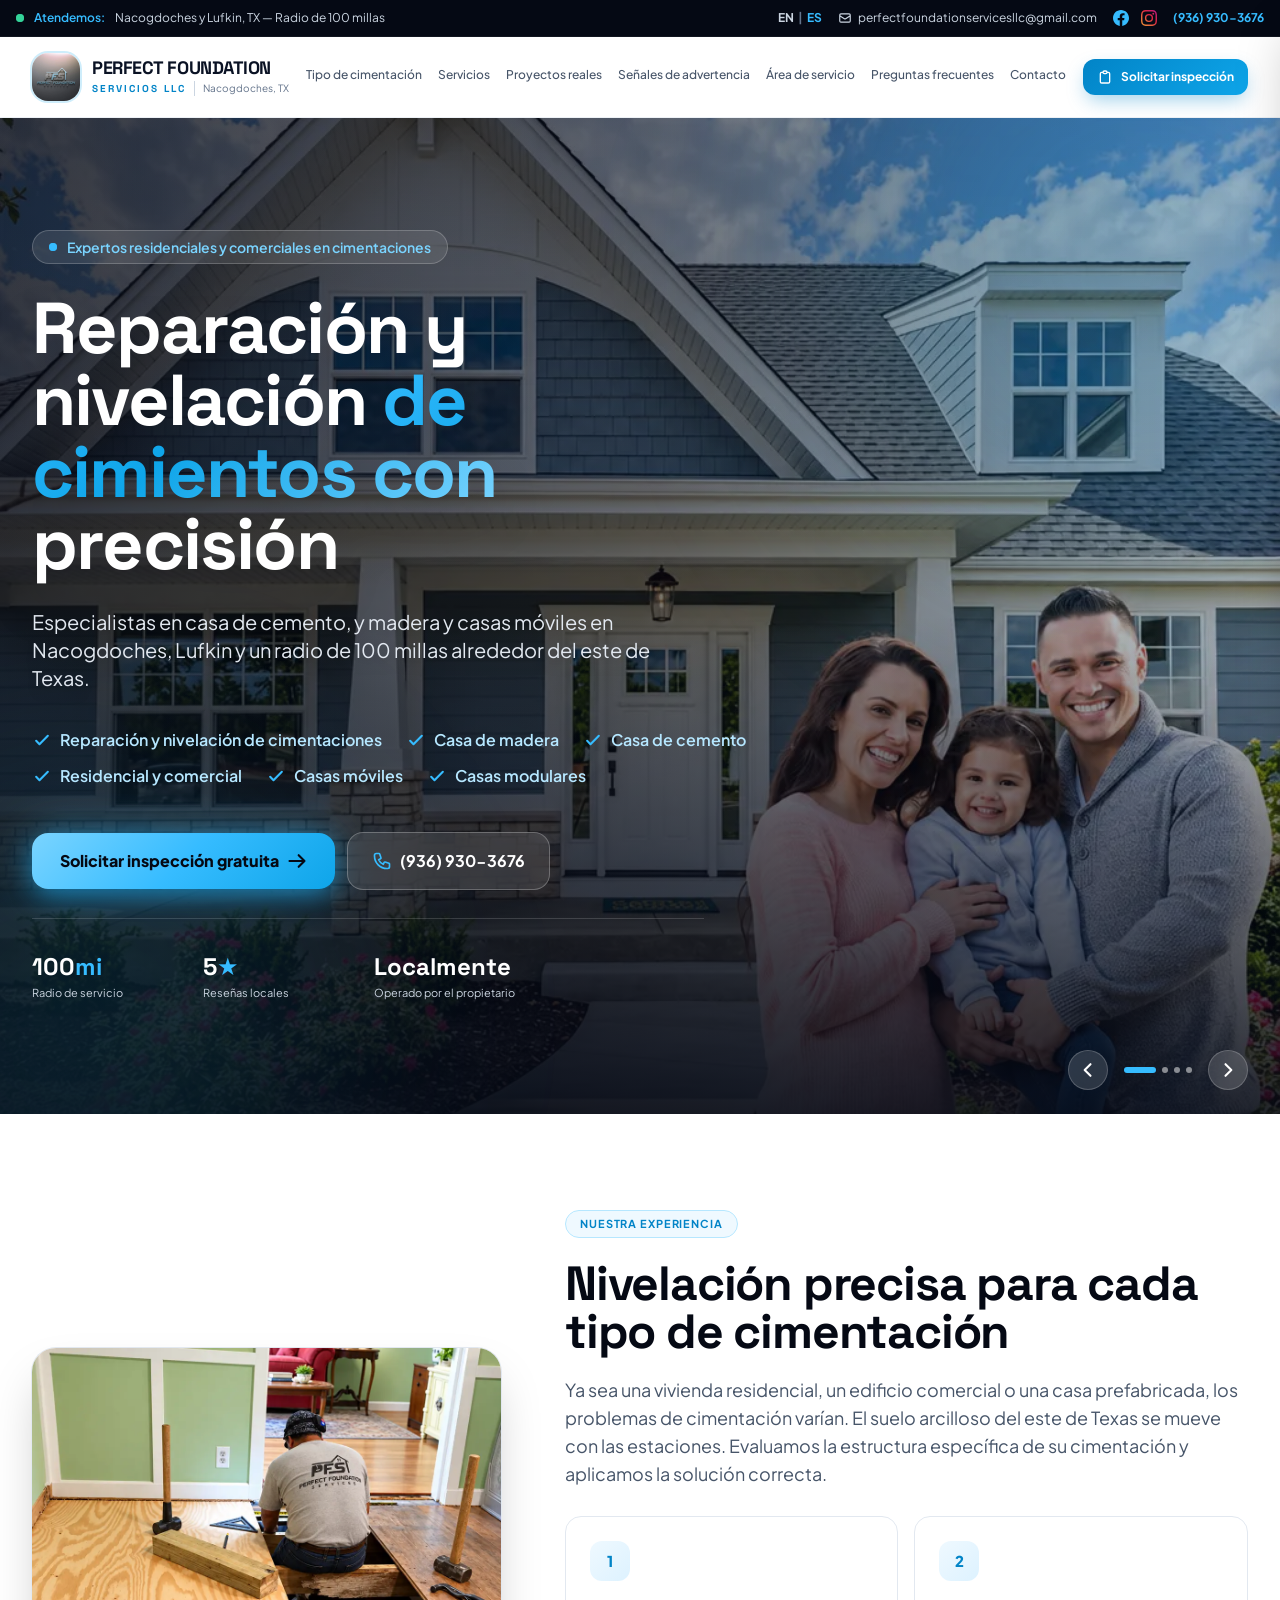
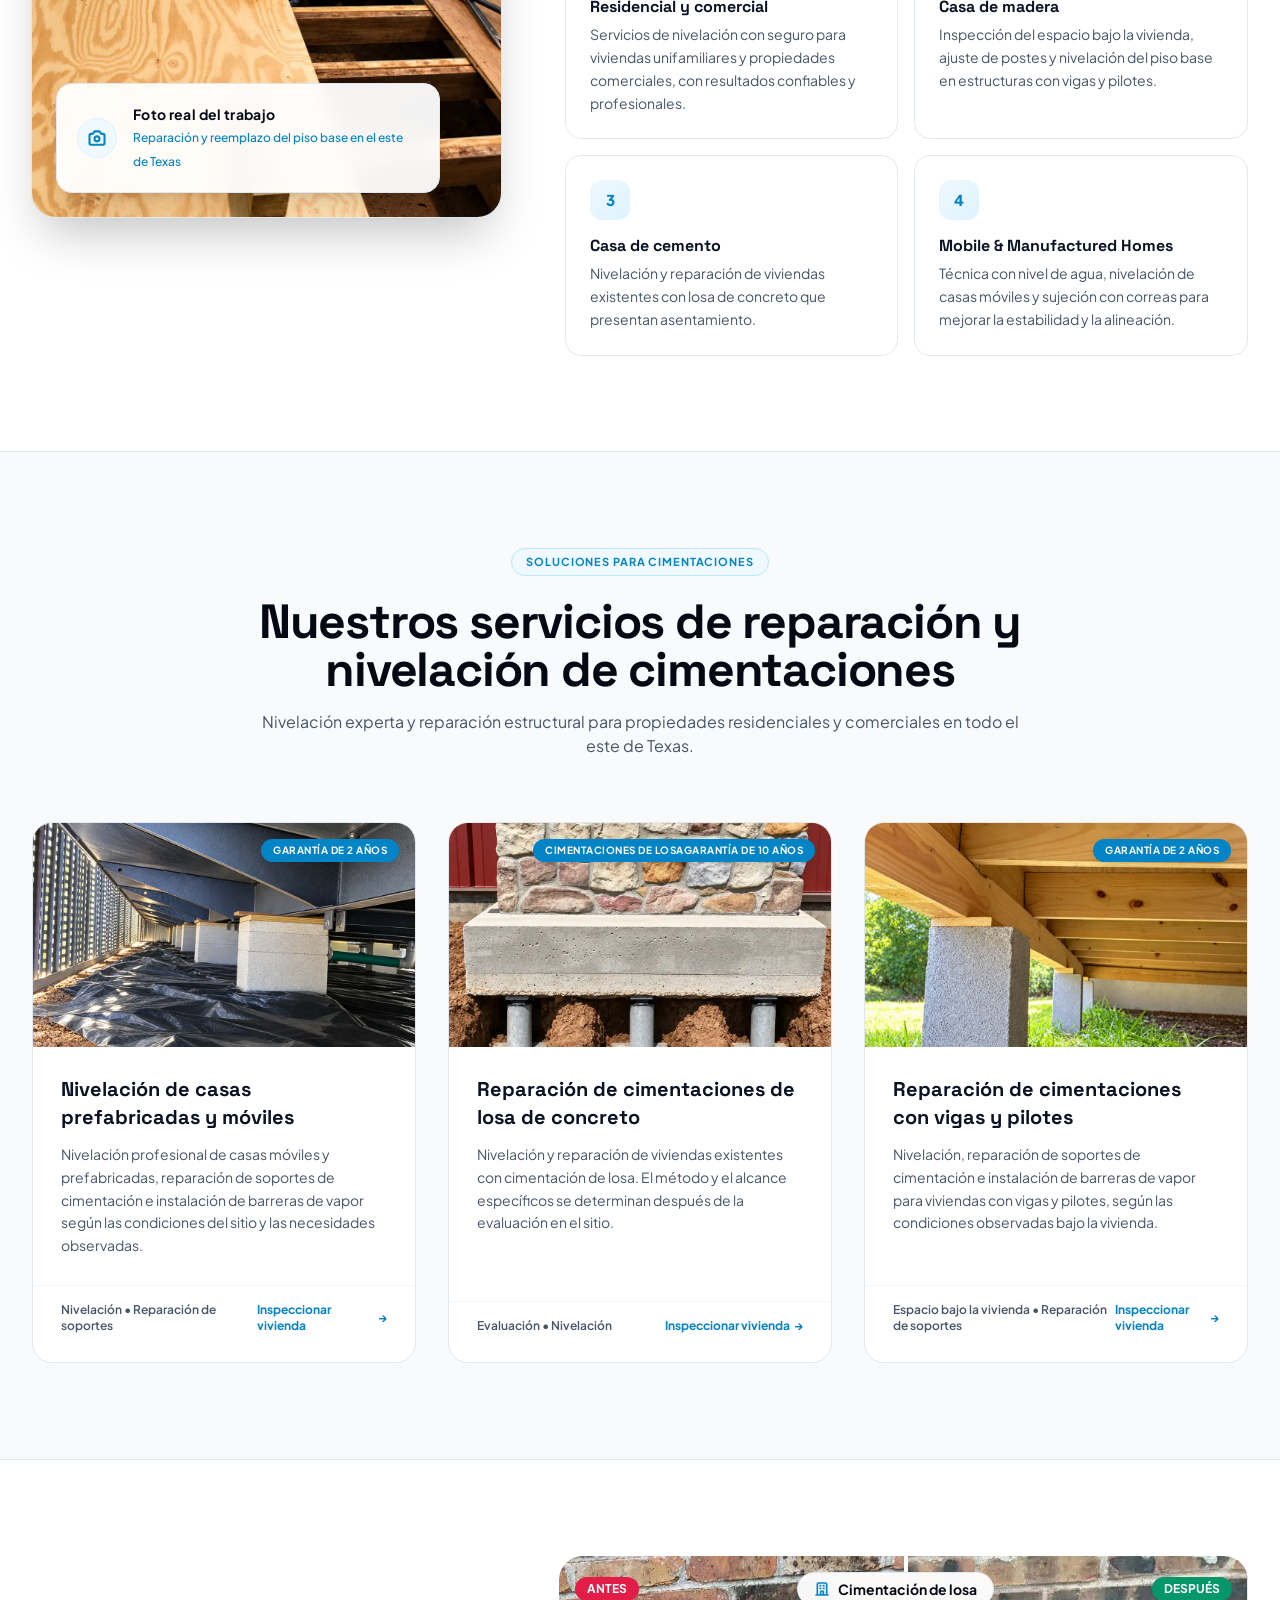
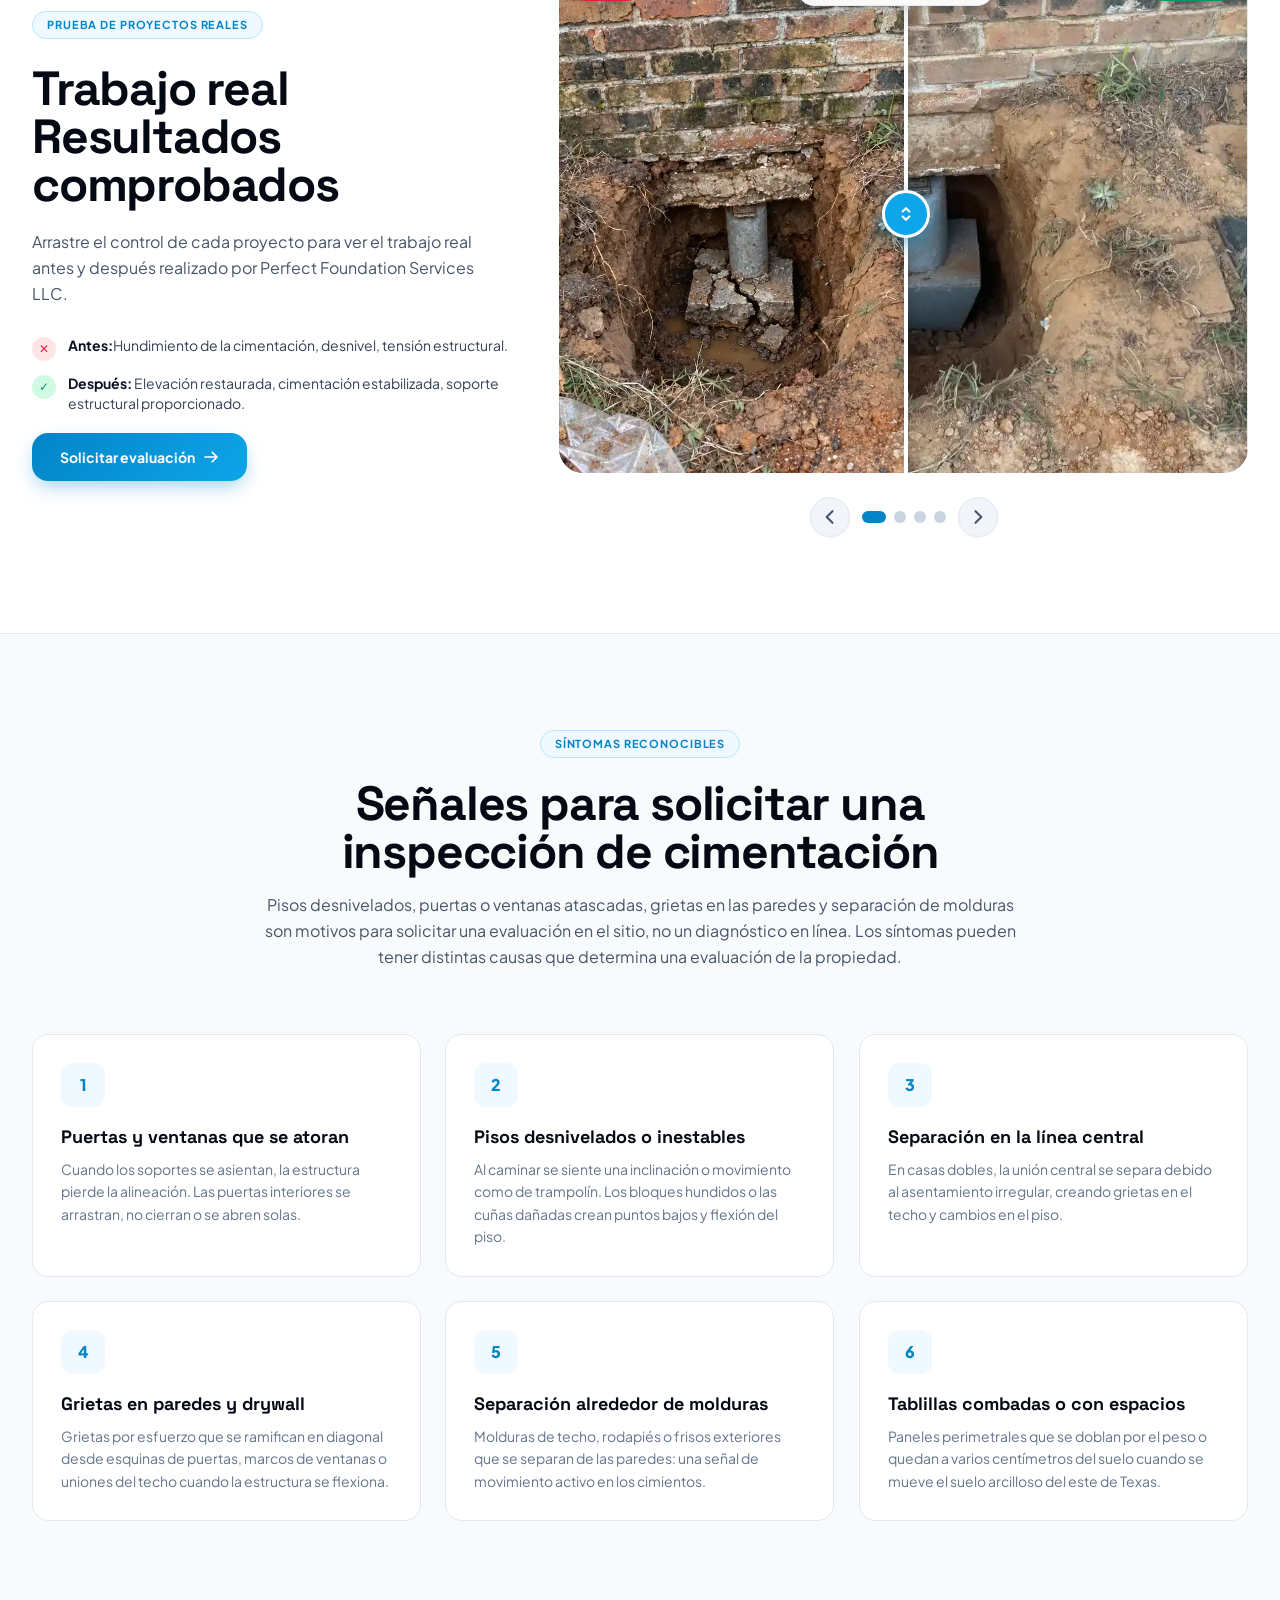
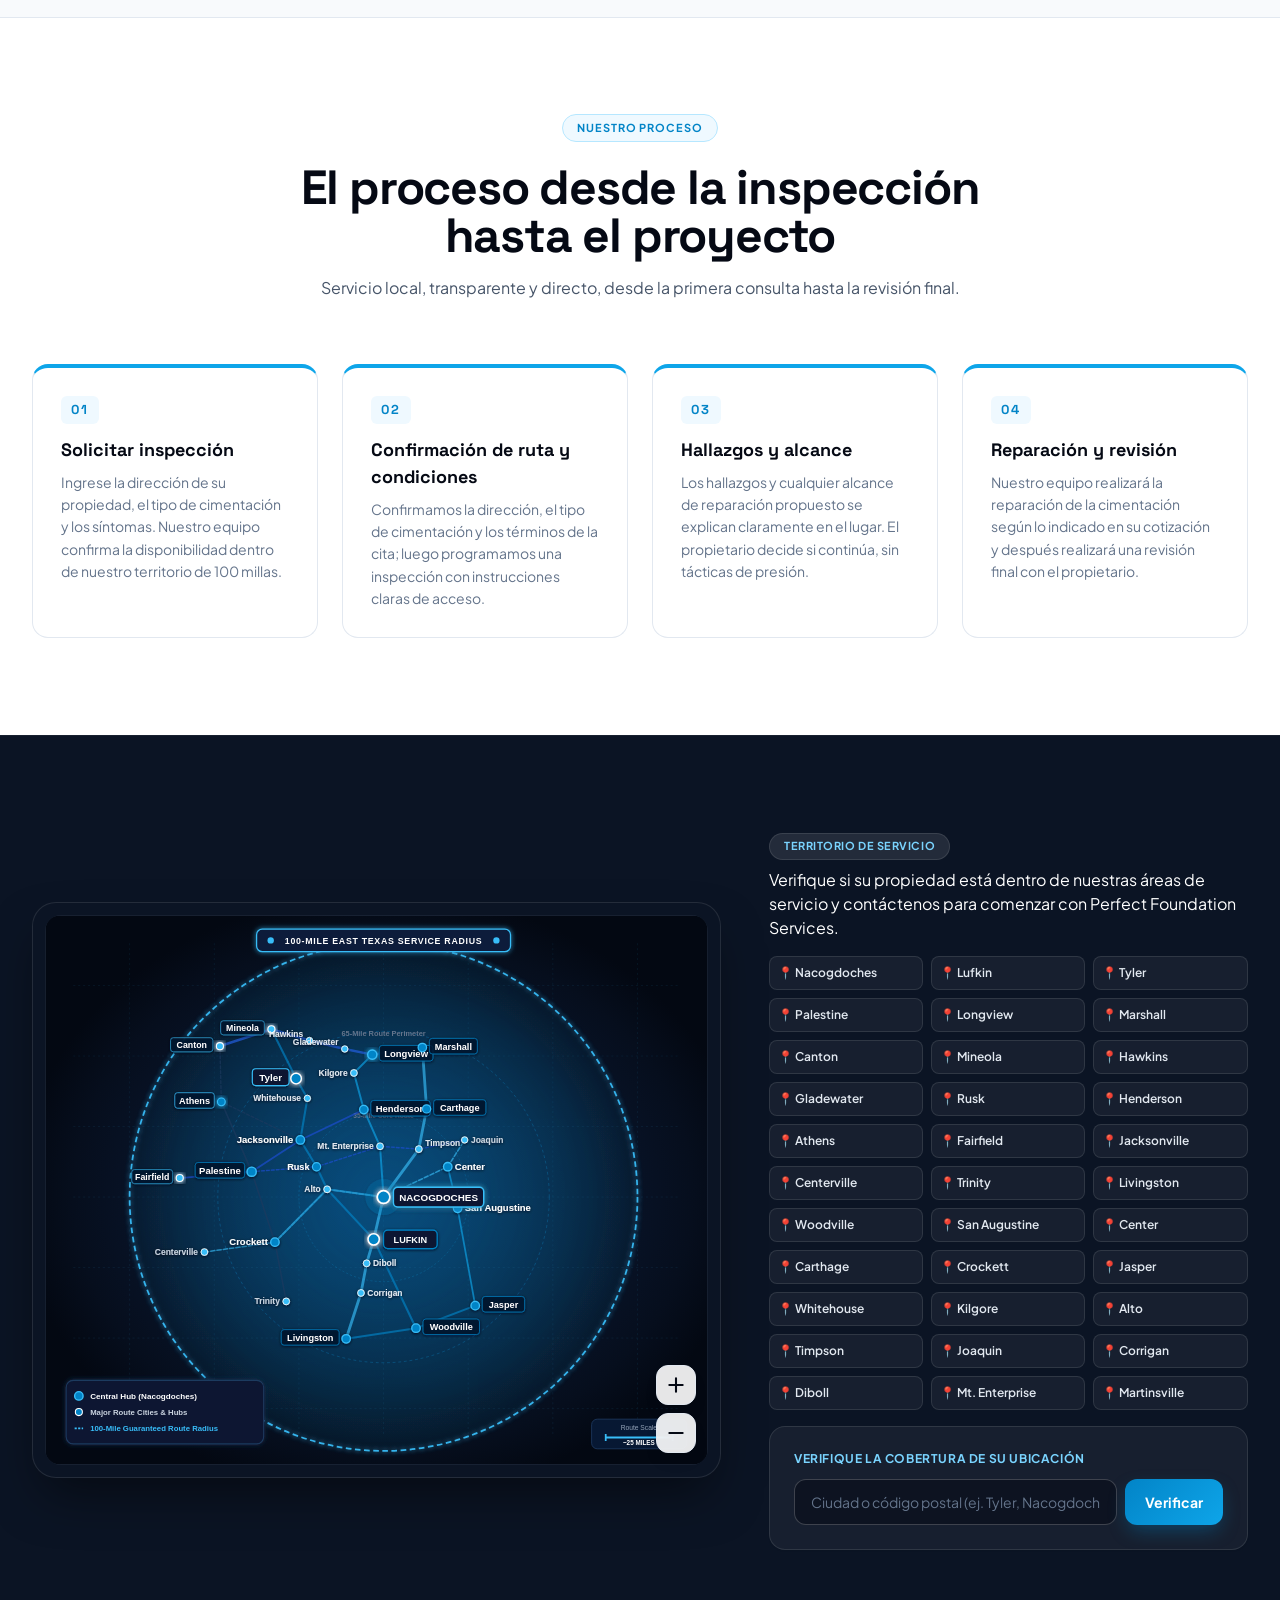
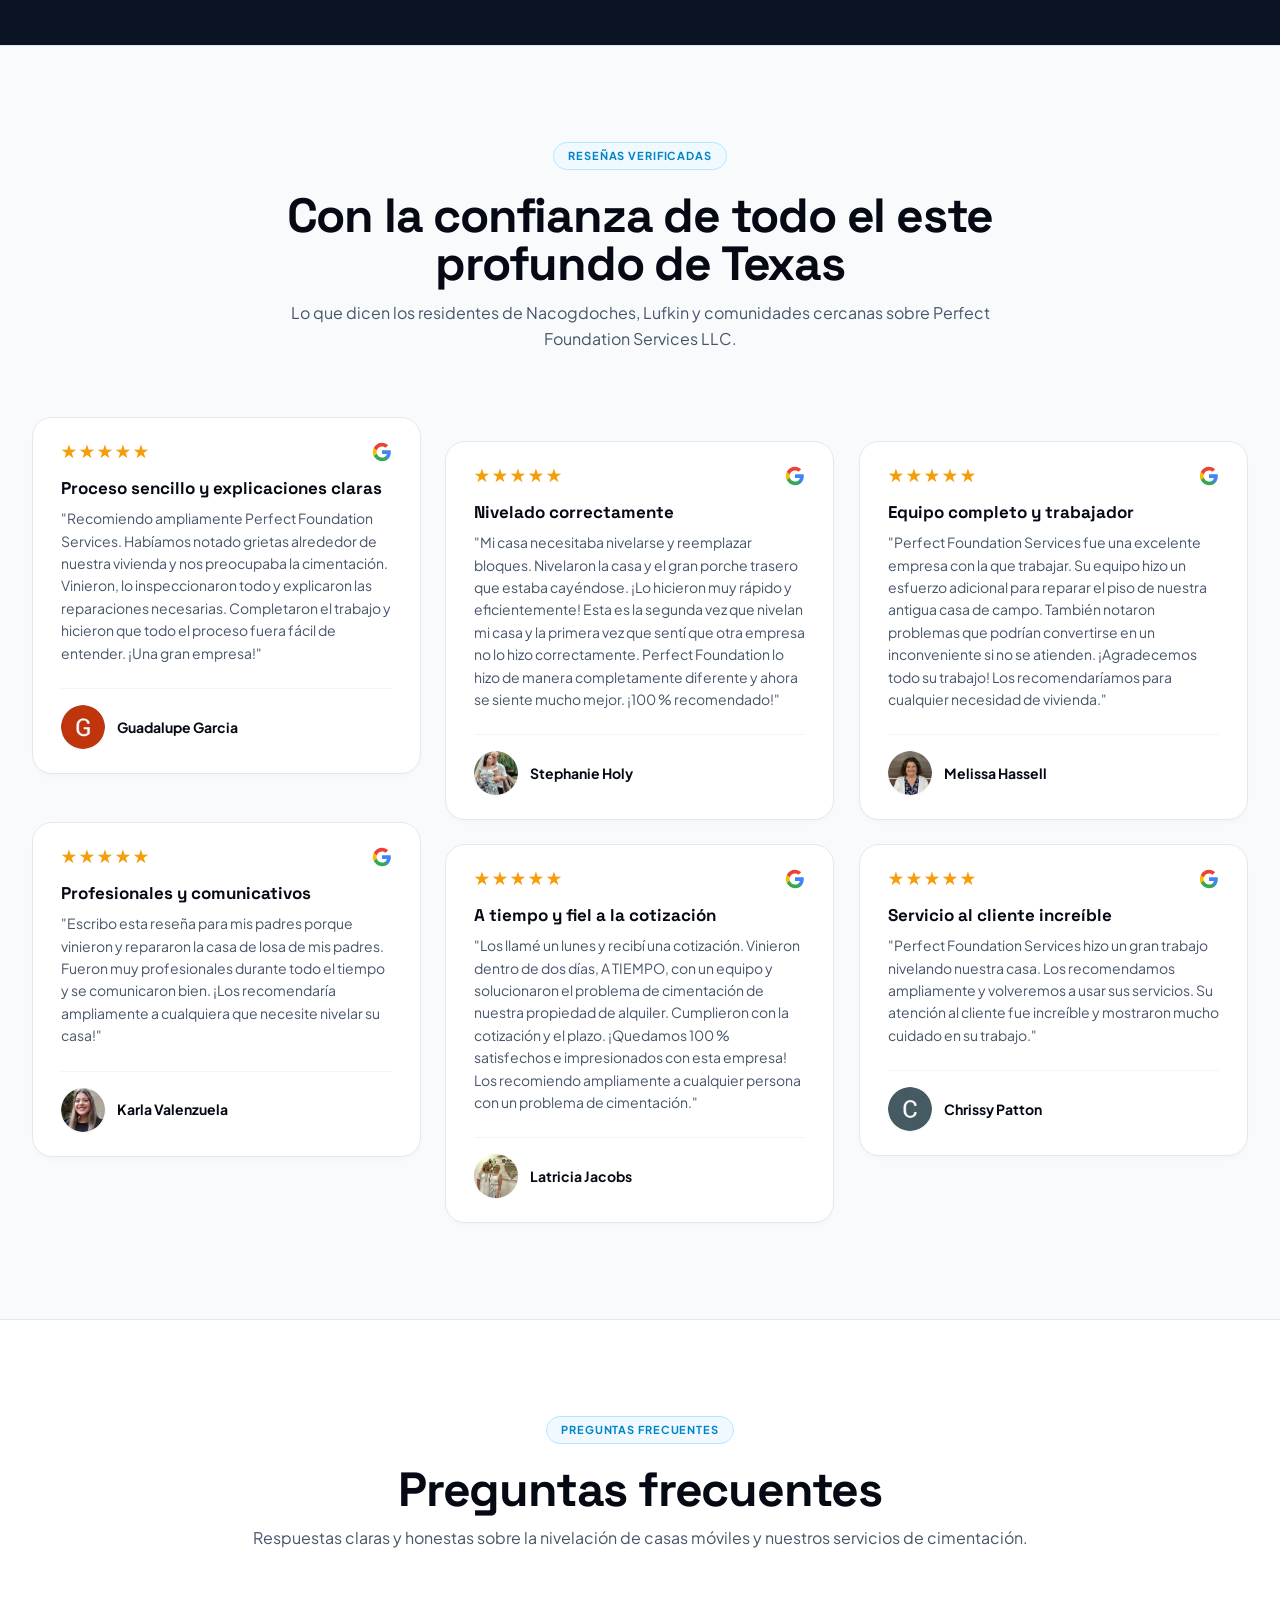
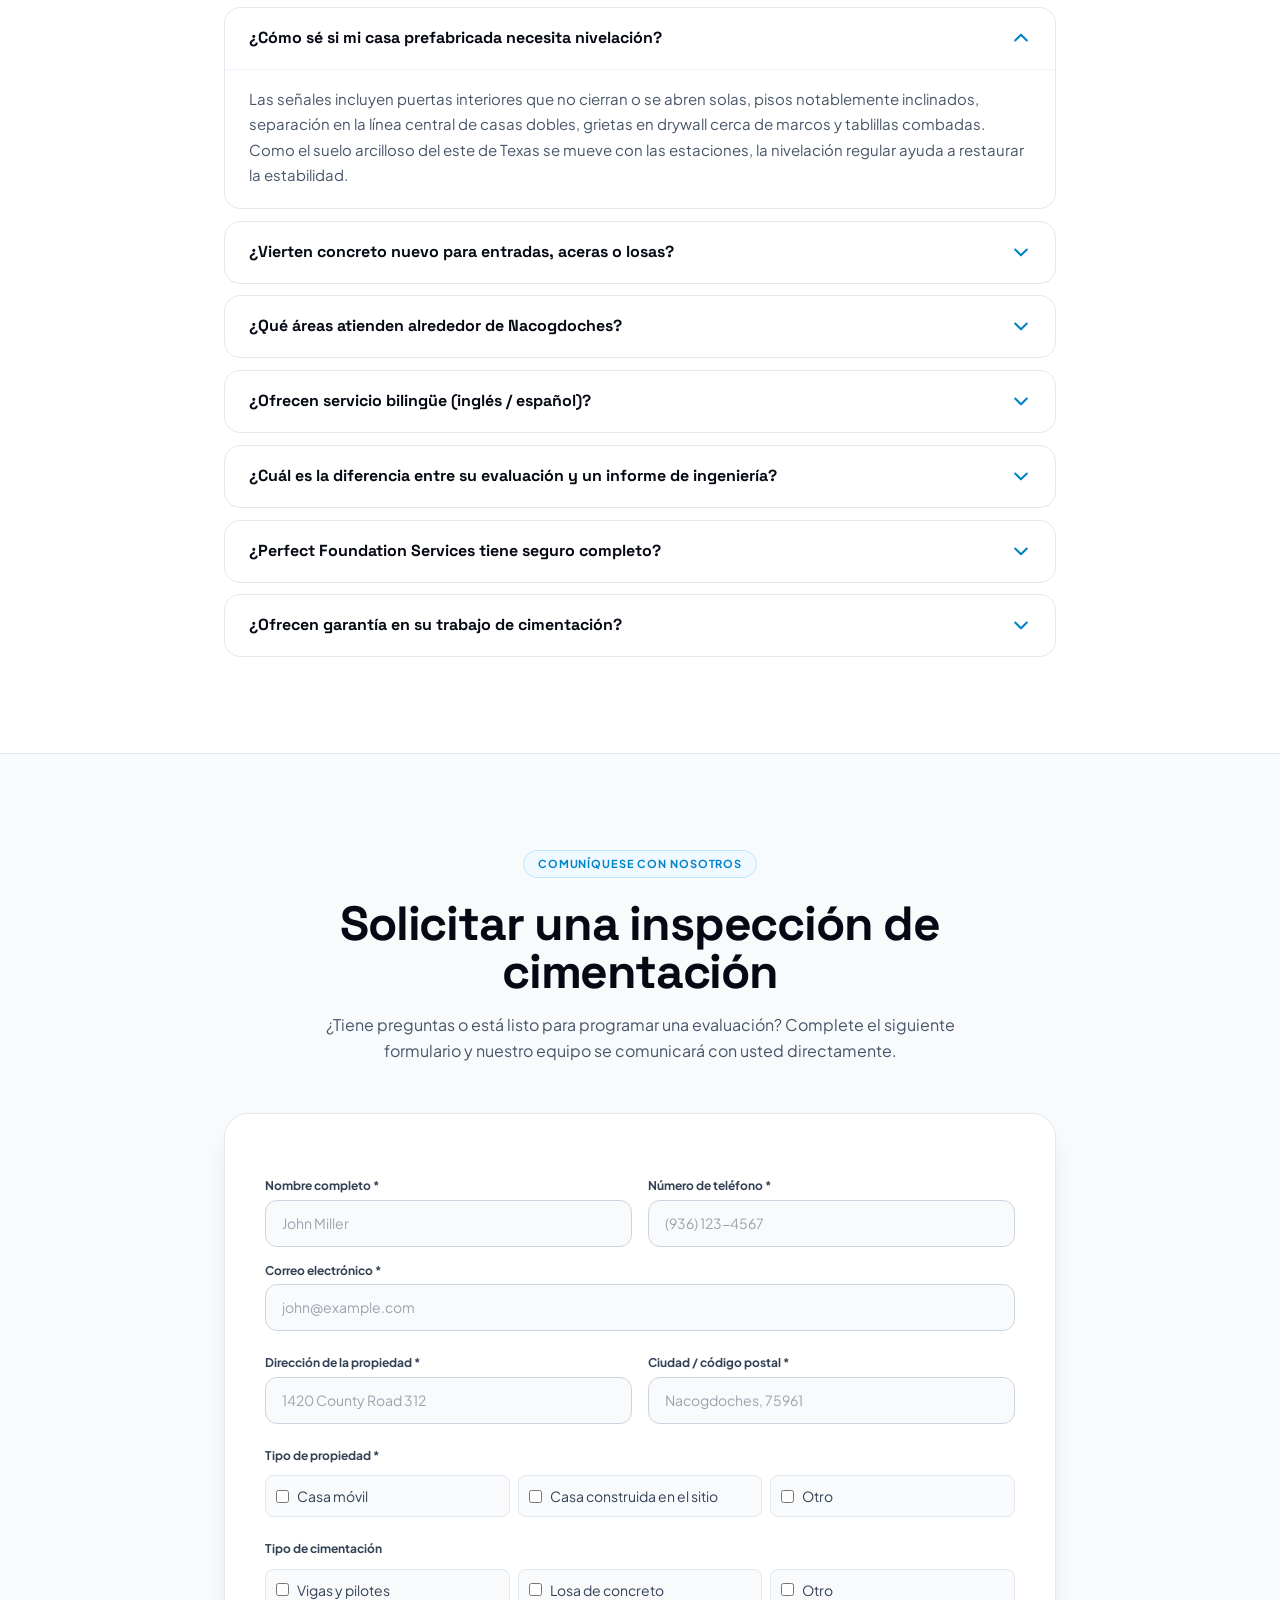
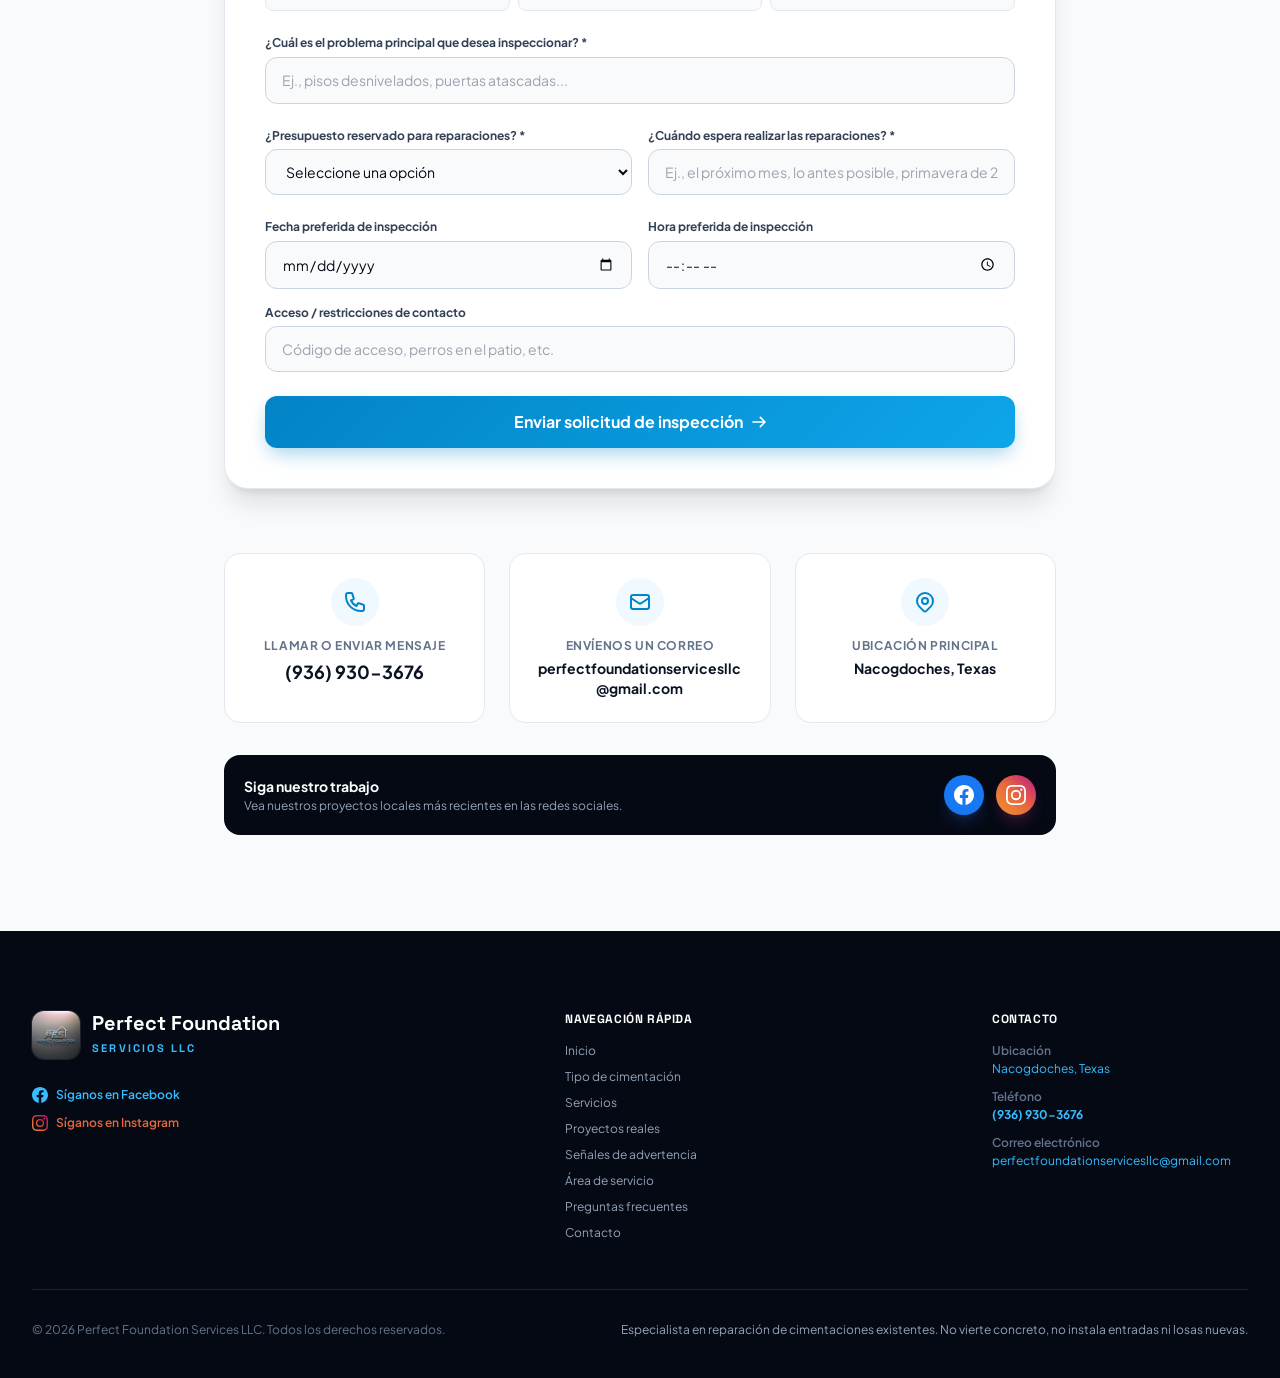
<file: index-es.html>
<!doctype html>

<html class="scroll-smooth" lang="es">
  <head>
    <meta charset="utf-8" />
    <meta content="width=device-width, initial-scale=1.0" name="viewport" />
    <title>
      Reparación y nivelación de cimentaciones | Vigas y pilotes, losas y casas
      móviles | Este de Texas
    </title>
    <meta
      content="Contratista de confianza para reparación de cimentaciones en Texas. Especialistas en propiedades residenciales y comerciales, vigas y pilotes, cimentaciones de losa y nivelación de casas móviles. Fundada por Brayan Ruiz en Nacogdoches, TX."
      name="description"
    />
    <meta
      content="reparación de cimentaciones Nacogdoches, nivelación de casas móviles Nacogdoches, nivelación de casas prefabricadas Lufkin, reparación de vigas y pilotes este de Texas"
      name="keywords"
    />
    <meta
      content="Brayan Ruiz - Perfect Foundation Services LLC"
      name="author"
    />
    <meta
      content="index, follow, max-image-preview:large, max-snippet:-1, max-video-preview:-1"
      name="robots"
    />
    <meta content="index, follow, max-image-preview:large" name="googlebot" />
    <meta content="index, follow, max-image-preview:large" name="bingbot" />
    <meta content="#0A1224" name="theme-color" />
    <meta content="telephone=yes" name="format-detection" />
    <meta content="es-US" http-equiv="content-language" />
    <link
      href="https://www.perfectfoundationservices.com/index-es.html"
      rel="canonical"
    />
    <link
      href="https://www.perfectfoundationservices.com/"
      hreflang="en"
      rel="alternate"
    />
    <link
      href="https://www.perfectfoundationservices.com/index-es.html"
      hreflang="es"
      rel="alternate"
    />
    <link
      href="https://www.perfectfoundationservices.com/"
      hreflang="x-default"
      rel="alternate"
    />
    <link
      href="https://www.perfectfoundationservices.com/sitemap.xml"
      rel="sitemap"
      type="application/xml"
    />
    <link
      href="https://www.perfectfoundationservices.com/llms-es.txt"
      rel="alternate"
      title="Información legible para LLM"
      type="text/plain"
    />
    <meta content="US-TX" name="geo.region" />
    <meta content="Nacogdoches, Texas" name="geo.placename" />
    <meta content="31.6035;-94.6555" name="geo.position" />
    <meta content="31.6035, -94.6555" name="ICBM" />
    <meta content="website" property="og:type" />
    <meta content="es_US" property="og:locale" />
    <meta content="Perfect Foundation Services LLC" property="og:site_name" />
    <meta
      content="https://www.perfectfoundationservices.com/index-es.html"
      property="og:url"
    />
    <meta
      content="Nivelación de casas móviles y prefabricadas | Perfect Foundation Services"
      property="og:title"
    />
    <meta
      content="Nivelación especializada de casas móviles, estabilización de soportes y alineación de estructuras en Nacogdoches, Lufkin y un radio de 100 millas alrededor del este de Texas."
      property="og:description"
    />
    <meta
      content="https://www.perfectfoundationservices.com/assets/images/pfs-logo.webp"
      property="og:image"
    />
    <meta
      content="Perfect Foundation Services LLC logo"
      property="og:image:alt"
    />
    <meta content="1024" property="og:image:width" />
    <meta content="1024" property="og:image:height" />
    <meta content="summary_large_image" name="twitter:card" />
    <meta
      content="Nivelación de casas móviles y prefabricadas | Perfect Foundation Services"
      name="twitter:title"
    />
    <meta
      content="Nivelación especializada de casas móviles, estabilización de soportes y alineación de estructuras en el este de Texas."
      name="twitter:description"
    />
    <meta
      content="https://www.perfectfoundationservices.com/assets/images/pfs-logo.webp"
      name="twitter:image"
    />
    <link href="assets/images/favicon.svg" rel="icon" type="image/svg+xml" />
    <link href="assets/images/pfs-logo.webp" rel="apple-touch-icon" />
    <script type="application/ld+json">
      {
        "@context": "https://schema.org",
        "@graph": [
          {
            "@type": ["LocalBusiness", "ProfessionalService"],
            "@id": "https://www.perfectfoundationservices.com/#business",
            "name": "Perfect Foundation Services LLC",
            "url": "https://www.perfectfoundationservices.com/",
            "logo": "https://www.perfectfoundationservices.com/assets/images/pfs-logo.webp",
            "image": "https://www.perfectfoundationservices.com/assets/images/pfs-logo.webp",
            "telephone": "+1-936-930-3676",
            "email": "perfectfoundationservicesllc@gmail.com",
            "description": "Contratista de reparación y nivelación de cimentaciones que atiende a Nacogdoches y comunidades cercanas del este de Texas.",
            "founder": {
              "@type": "Person",
              "name": "Brayan Ruiz"
            },
            "address": {
              "@type": "PostalAddress",
              "addressLocality": "Nacogdoches",
              "addressRegion": "TX",
              "addressCountry": "US"
            },
            "areaServed": [
              "Nacogdoches, TX",
              "Lufkin, TX",
              "Tyler, TX",
              "Palestine, TX",
              "Longview, TX",
              "Marshall, TX",
              "Canton, TX",
              "Mineola, TX",
              "Hawkins, TX",
              "Gladewater, TX",
              "Rusk, TX",
              "Henderson, TX",
              "Athens, TX",
              "Fairfield, TX",
              "Jacksonville, TX",
              "Centerville, TX",
              "Trinity, TX",
              "Livingston, TX",
              "Woodville, TX",
              "San Augustine, TX",
              "Center, TX",
              "Carthage, TX",
              "Crockett, TX",
              "Jasper, TX",
              "Whitehouse, TX",
              "Kilgore, TX",
              "Alto, TX",
              "Timpson, TX",
              "Joaquin, TX",
              "Corrigan, TX",
              "Diboll, TX",
              "Mount Enterprise, TX",
              "Martinsville, TX"
            ],
            "serviceType": [
              "Manufactured home releveling",
              "Mobile home releveling",
              "Pier and beam repair",
              "Concrete slab foundation repair",
              "Subfloor repair",
              "Foundation stabilization"
            ],
            "sameAs": [
              "https://www.facebook.com/perfectfoundationservicesllc/",
              "https://www.instagram.com/perfect_foundation_svcs"
            ]
          },
          {
            "@type": "WebSite",
            "@id": "https://www.perfectfoundationservices.com/#website",
            "url": "https://www.perfectfoundationservices.com/",
            "name": "Perfect Foundation Services LLC",
            "inLanguage": "es-US",
            "publisher": {
              "@id": "https://www.perfectfoundationservices.com/#business"
            }
          },
          {
            "@type": "FAQPage",
            "@id": "https://www.perfectfoundationservices.com/#faq",
            "mainEntity": [
              {
                "@type": "Question",
                "name": "¿Cómo sé si mi casa prefabricada necesita nivelación?",
                "acceptedAnswer": {
                  "@type": "Answer",
                  "text": "Las señales incluyen puertas que no cierran o se abren solas, pisos notablemente inclinados, separación en la línea central de casas dobles, grietas en drywall cerca de marcos y tablillas combadas."
                }
              },
              {
                "@type": "Question",
                "name": "¿Vierten concreto nuevo para entradas, aceras o losas?",
                "acceptedAnswer": {
                  "@type": "Answer",
                  "text": "No. Perfect Foundation Services se especializa exclusivamente en la reparación y nivelación de cimentaciones existentes. No vierte concreto, no instala entradas ni losas nuevas."
                }
              },
              {
                "@type": "Question",
                "name": "¿Qué áreas atienden alrededor de Nacogdoches?",
                "acceptedAnswer": {
                  "@type": "Answer",
                  "text": "Nuestro territorio establecido cubre aproximadamente 100 millas alrededor de Nacogdoches, Texas, incluyendo Nacogdoches, Lufkin, Henderson, Center, San Augustine, Diboll, Alto, Rusk, Jacksonville, Crockett y propiedades rurales."
                }
              },
              {
                "@type": "Question",
                "name": "¿Ofrecen servicio bilingüe en inglés y español?",
                "acceptedAnswer": {
                  "@type": "Answer",
                  "text": "Sí. Perfect Foundation Services ofrece comunicación directa en inglés y español por teléfono y en el sitio."
                }
              },
              {
                "@type": "Question",
                "name": "¿Perfect Foundation Services tiene seguro completo?",
                "acceptedAnswer": {
                  "@type": "Answer",
                  "text": "Sí. Perfect Foundation Services LLC tiene seguro completo."
                }
              },
              {
                "@type": "Question",
                "name": "¿Ofrecen garantía en el trabajo de cimentación?",
                "acceptedAnswer": {
                  "@type": "Answer",
                  "text": "Sí. El trabajo con vigas y pilotes y la nivelación de casas móviles incluyen una garantía de 2 años. El trabajo en losas de concreto incluye una garantía de 10 años."
                }
              }
            ]
          }
        ]
      }
    </script>
    <link href="tailwind.min.css" rel="stylesheet" />
    <link href="https://fonts.googleapis.com" rel="preconnect" />
    <link crossorigin="" href="https://fonts.gstatic.com" rel="preconnect" />
    <link
      href="https://fonts.googleapis.com/css2?family=Plus+Jakarta+Sans:wght@300;400;500;600;700;800&amp;family=Space+Grotesk:wght@500;600;700;800&amp;display=swap"
      rel="stylesheet"
    />
    <link href="styles.css" rel="stylesheet" />
  </head>
  <body
    class="bg-white text-slate-800 antialiased selection:bg-brand-500 selection:text-white"
  >
    <!-- Top Bar -->
    <div
      class="bg-ink-950 text-slate-300 text-xs py-2.5 px-4 border-b border-white/5"
    >
      <div
        id="top-bar-inner"
        class="max-w-7xl mx-auto flex flex-wrap items-center justify-between gap-3"
      >
        <div class="hidden lg:flex items-center gap-2.5">
          <span class="relative flex w-2 h-2">
            <span
              class="absolute inline-flex w-full h-full rounded-full bg-emerald-400 opacity-75 animate-ping"
            ></span>
            <span
              class="relative inline-flex w-2 h-2 rounded-full bg-emerald-400"
            ></span>
          </span>
          <span class="font-semibold text-brand-400">Atendemos:</span>
          <span class=""
            >Nacogdoches y Lufkin, TX — Radio de 100 millas</span
          >
          <span class="sm:hidden">Nacogdoches y Lufkin</span>
        </div>
        <div class="flex items-center gap-4">
          <div
            aria-label="Selección de idioma"
            class="flex items-center gap-1 text-xs font-bold"
          >
            <a
              class="text-slate-300 hover:text-white transition-colors"
              href="index.html"
              lang="en"
              >EN</a
            >
            <span class="text-slate-500">|</span>
            <a
              aria-current="page"
              class="text-brand-400 hover:text-white transition-colors"
              href="index-es.html"
              lang="es"
              >ES</a
            >
          </div>
          <a
            class="hidden md:inline-flex items-center gap-1.5 text-slate-300 hover:text-white transition-colors"
            href="mailto:perfectfoundationservicesllc@gmail.com"
          >
            <svg
              class="w-3.5 h-3.5"
              fill="none"
              stroke="currentColor"
              viewbox="0 0 24 24"
            >
              <path
                d="M3 8l7.89 5.26a2 2 0 002.22 0L21 8M5 19h14a2 2 0 002-2V7a2 2 0 00-2-2H5a2 2 0 00-2 2v10a2 2 0 002 2z"
                stroke-linecap="round"
                stroke-linejoin="round"
                stroke-width="2"
              ></path>
            </svg>
            perfectfoundationservicesllc@gmail.com
          </a>
          <!-- Social Icons -->
          <div class="flex items-center gap-3">
            <!-- Facebook -->
            <a
              aria-label="Facebook"
              class="text-brand-400 hover:text-white transition-colors"
              href="https://www.facebook.com/perfectfoundationservicesllc/"
              rel="noopener noreferrer"
              target="_blank"
            >
              <svg
                class="w-4 h-4 fill-current duration-300"
                viewbox="0 0 24 24"
              >
                <path
                  d="M24 12.073c0-6.627-5.373-12-12-12s-12 5.373-12 12c0 5.99 4.388 10.954 10.125 11.854v-8.385H7.078v-3.47h3.047V9.43c0-3.007 1.792-4.669 4.533-4.669 1.312 0 2.686.235 2.686.235v2.953H15.83c-1.491 0-1.956.925-1.956 1.874v2.25h3.328l-.532 3.47h-2.796v8.385C19.612 23.027 24 18.062 24 12.073z"
                ></path>
              </svg>
            </a>
            <!-- Instagram (Gradient default, white on hover) -->
            <a
              aria-label="Instagram"
              class="transition-transform hover:scale-110"
              href="https://www.instagram.com/perfect_foundation_svcs"
              rel="noopener noreferrer"
              target="_blank"
            >
              <svg
                class="w-4 h-4 fill-[url(#instaGradient)] hover:fill-white transition-colors duration-300"
                viewbox="0 0 24 24"
              >
                <defs>
                  <lineargradient
                    id="instaGradient"
                    x1="0%"
                    x2="100%"
                    y1="100%"
                    y2="0%"
                  >
                    <stop offset="0%" stop-color="#f09433"></stop>
                    <stop offset="30%" stop-color="#e6683c"></stop>
                    <stop offset="60%" stop-color="#dc2743"></stop>
                    <stop offset="100%" stop-color="#bc1888"></stop>
                  </lineargradient>
                </defs>
                <path
                  d="M12 2.163c3.204 0 3.584.012 4.85.07 3.252.148 4.771 1.691 4.919 4.919.058 1.265.069 1.645.069 4.849 0 3.205-.012 3.584-.069 4.849-.149 3.225-1.664 4.771-4.919 4.919-1.266.058-1.644.07-4.85.07-3.204 0-3.584-.012-4.849-.07-3.26-.149-4.771-1.699-4.919-4.92-.058-1.265-.07-1.644-.07-4.849 0-3.204.013-3.583.07-4.849.149-3.227 1.664-4.771 4.919-4.919 1.266-.057 1.645-.069 4.849-.069zM12 0C8.741 0 8.333.014 7.053.072 2.695.272.273 2.69.073 7.052.014 8.333 0 8.741 0 12c0 3.259.014 3.668.072 4.948.2 4.358 2.618 6.78 6.98 6.98C8.333 23.986 8.741 24 12 24c3.259 0 3.668-.014 4.948-.072 4.354-.2 6.782-2.618 6.979-6.98.059-1.28.073-1.689.073-4.948 0-3.259-.014-3.667-.072-4.947-.196-4.354-2.617-6.78-6.979-6.98C15.668.014 15.259 0 12 0zm0 5.838a6.162 6.162 0 100 12.324 6.162 6.162 0 000-12.324zM12 16a4 4 0 110-8 4 4 0 010 8zm6.406-11.845a1.44 1.44 0 100 2.881 1.44 1.44 0 000-2.881z"
                ></path>
              </svg>
            </a>
          </div>
          <a
            class="font-bold text-brand-400 hover:text-white transition-colors"
            href="tel:9369303676"
            >(936) 930-3676</a
          >
        </div>
      </div>
    </div>
    <!-- Header -->
    <header
      class="sticky top-0 z-40 bg-white/90 backdrop-blur-xl border-b border-slate-200/60 transition-all duration-300"
      id="main-header"
    >
      <div class="max-w-7xl mx-auto px-4 sm:px-6 lg:px-8">
        <div class="flex items-center justify-between h-20">
          <a class="flex items-center gap-3 group" href="#hero">
            <div
              class="relative w-12 h-12 rounded-2xl overflow-hidden ring-2 ring-brand-500/20 group-hover:ring-brand-500/50 transition-all"
            >
              <img
                alt="Logotipo de Perfect Foundation Services"
                class="w-full h-full object-cover"
                height="48"
                src="assets/images/pfs-logo.webp"
                width="48"
              />
            </div>
            <div>
              <span
                class="font-display font-extrabold text-lg tracking-tight text-ink-900 block leading-none"
                >PERFECT FOUNDATION</span
              >
              <div class="flex items-center gap-2 mt-1">
                <span
                  class="text-[10px] font-display font-bold tracking-[0.2em] uppercase text-brand-600"
                  >Servicios LLC</span
                >
                <span
                  class="text-[10px] text-slate-500 border-l border-slate-300 pl-2"
                  >Nacogdoches, TX</span
                >
              </div>
            </div>
          </a>
          <nav
            class="hidden lg:flex items-center gap-7 font-medium text-sm text-slate-600"
          >
            <a
              class="nav-link hover:text-brand-600 transition-colors"
              href="#manufactured-homes"
              >Tipo de cimentación</a
            >
            <a
              class="nav-link hover:text-brand-600 transition-colors"
              href="#services"
              >Servicios</a
            >
            <a
              class="nav-link hover:text-brand-600 transition-colors"
              href="#projects"
              >Proyectos reales</a
            >
            <a
              class="nav-link hover:text-brand-600 transition-colors"
              href="#symptoms"
              >Señales de advertencia</a
            >
            <a
              class="nav-link hover:text-brand-600 transition-colors"
              href="#service-area"
              >Área de servicio</a
            >
            <a
              class="nav-link hover:text-brand-600 transition-colors"
              href="#faq"
              >Preguntas frecuentes</a
            >
            <!-- Contact added to nav -->
            <a
              class="nav-link hover:text-brand-600 transition-colors"
              href="#contact"
              >Contacto</a
            >
          </nav>
          <div class="hidden sm:flex items-center gap-2.5">
            <a
              class="btn-primary px-5 py-2.5 rounded-xl font-bold text-xs inline-flex items-center gap-2"
              href="#contact"
            >
              <svg
                class="w-4 h-4"
                fill="none"
                stroke="currentColor"
                viewbox="0 0 24 24"
              >
                <path
                  d="M9 5H7a2 2 0 00-2 2v12a2 2 0 002 2h10a2 2 0 002-2V7a2 2 0 00-2-2h-2M9 5a2 2 0 002 2h2a2 2 0 002-2M9 5a2 2 0 012-2h2a2 2 0 012 2"
                  stroke-linecap="round"
                  stroke-linejoin="round"
                  stroke-width="2"
                ></path></svg
              >Solicitar inspección</a
            >
          </div>
          <button
            aria-label="Abrir menú"
            class="lg:hidden p-2.5 rounded-xl bg-slate-100 text-slate-700 hover:bg-slate-200"
            id="mobile-menu-btn"
            type="button"
          >
            <svg
              class="w-6 h-6"
              fill="none"
              stroke="currentColor"
              viewbox="0 0 24 24"
            >
              <path
                d="M4 6h16M4 12h16M4 18h16"
                stroke-linecap="round"
                stroke-linejoin="round"
                stroke-width="2"
              ></path>
            </svg>
          </button>
        </div>
      </div>
    </header>
    <!-- Mobile Menu -->
    <div
      class="fixed inset-0 bg-ink-950/70 backdrop-blur-sm z-50 hidden"
      id="mobile-menu-overlay"
    ></div>
    <div
      class="fixed top-0 right-0 w-80 max-w-[85vw] h-full bg-white z-50 translate-x-full transition-transform duration-300 ease-in-out p-6 flex flex-col shadow-2xl"
      id="mobile-menu-drawer"
    >
      <div
        class="flex items-center justify-between pb-5 border-b border-slate-200"
      >
        <div class="flex items-center gap-2.5">
          <img
            alt="Logo"
            class="w-9 h-9 rounded-lg object-cover"
            src="assets/images/pfs-logo.webp"
          />
          <span class="font-display font-bold text-ink-900 text-base"
            >Perfect Foundation</span
          >
        </div>
        <button
          aria-label="Cerrar"
          class="p-2 text-slate-400 hover:text-slate-700"
          id="mobile-menu-close"
        >
          <svg
            class="w-6 h-6"
            fill="none"
            stroke="currentColor"
            viewbox="0 0 24 24"
          >
            <path
              d="M6 18L18 6M6 6l12 12"
              stroke-linecap="round"
              stroke-linejoin="round"
              stroke-width="2"
            ></path>
          </svg>
        </button>
      </div>
      <nav class="mt-6 flex flex-col gap-1 font-medium text-slate-700">
        <a
          class="mobile-nav-link px-3 py-3 rounded-lg hover:bg-brand-50 hover:text-brand-700 transition-colors"
          href="#manufactured-homes"
          >Tipo de cimentación</a
        >
        <a
          class="mobile-nav-link px-3 py-3 rounded-lg hover:bg-brand-50 hover:text-brand-700 transition-colors"
          href="#services"
          >Servicios</a
        >
        <a
          class="mobile-nav-link px-3 py-3 rounded-lg hover:bg-brand-50 hover:text-brand-700 transition-colors"
          href="#projects"
          >Proyectos reales</a
        >
        <a
          class="mobile-nav-link px-3 py-3 rounded-lg hover:bg-brand-50 hover:text-brand-700 transition-colors"
          href="#symptoms"
          >Señales de advertencia</a
        >
        <a
          class="mobile-nav-link px-3 py-3 rounded-lg hover:bg-brand-50 hover:text-brand-700 transition-colors"
          href="#service-area"
          >Área de servicio</a
        >
        <a
          class="mobile-nav-link px-3 py-3 rounded-lg hover:bg-brand-50 hover:text-brand-700 transition-colors"
          href="#faq"
          >Preguntas frecuentes</a
        >
        <a
          class="mobile-nav-link px-3 py-3 rounded-lg hover:bg-brand-50 hover:text-brand-700 transition-colors"
          href="#contact"
          >Contacto</a
        >
      </nav>
      <div class="mt-auto pt-6 border-t border-slate-200 space-y-3">
        <a
          class="mobile-nav-link btn-primary w-full py-3 rounded-xl text-center font-bold text-white block"
          href="#contact"
          >Solicitar inspección</a
        >
        <a
          class="block text-center text-sm font-bold text-ink-900"
          href="tel:9369303676"
          >(936) 930-3676</a
        >
        <a
          class="block text-center text-xs text-slate-500 hover:text-brand-600 break-all"
          href="mailto:perfectfoundationservicesllc@gmail.com"
          >perfectfoundationservicesllc@gmail.com</a
        >
      </div>
    </div>
    <main>
      <!-- HERO — Full-width background image with overlaid content -->
      <section
        class="relative min-h-[85vh] lg:min-h-[90vh] flex items-center overflow-hidden bg-ink-950"
        id="hero"
      >
        <!-- Background carousel (full width) -->
        <div class="absolute inset-0">
          <!-- Slide 1 (New) -->
          <div class="hero-slide active absolute inset-0">
            <img
              alt="Nivelación de cimentaciones"
              class="w-full h-full object-cover"
              src="assets/images/hero.webp"
            />
          </div>
          <!-- Slide 2 -->
          <div class="hero-slide absolute inset-0">
            <img
              alt="Nivelación de cimentaciones"
              class="w-full h-full object-cover"
              src="assets/images/Hero-1.webp"
            />
          </div>
          <!-- Slide 3 -->
          <div class="hero-slide absolute inset-0">
            <img
              alt="Restauración estructural debajo de la vivienda"
              class="w-full h-full object-cover"
              src="assets/images/Hero-2.webp"
            />
          </div>
          <!-- Slide 4 -->
          <div class="hero-slide absolute inset-0">
            <img
              alt="Línea central y realineación de soportes"
              class="w-full h-full object-cover"
              src="assets/images/Hero-3.webp"
            />
          </div>
          <!-- Dark overlay for legibility (Softened to let image show) -->
          <div
            class="absolute inset-0 bg-gradient-to-r from-ink-950/80 via-ink-950/55 to-ink-950/20"
          ></div>
          <div
            class="absolute inset-0 bg-gradient-to-t from-ink-950/85 via-transparent to-ink-950/10"
          ></div>
        </div>
        <!-- Ambient glow -->
        <div
          class="absolute -top-40 -right-40 w-[600px] h-[600px] bg-brand-500/20 rounded-full blur-[120px] pointer-events-none"
        ></div>
        <div
          class="absolute -bottom-40 -left-40 w-[500px] h-[500px] bg-cyan-400/10 rounded-full blur-[120px] pointer-events-none"
        ></div>
        <!-- Content -->
        <div
          class="relative max-w-7xl mx-auto px-4 sm:px-6 lg:px-8 w-full py-20 lg:py-28 text-white"
        >
          <div class="max-w-3xl space-y-7">
            <div
              class="inline-flex items-center gap-2.5 px-4 py-1.5 rounded-full bg-white/10 border border-white/20 backdrop-blur-md text-xs sm:text-sm font-semibold text-brand-300"
            >
              <span class="relative flex w-2 h-2">
                <span
                  class="absolute inline-flex w-full h-full rounded-full bg-brand-400 opacity-75 animate-ping"
                ></span>
                <span
                  class="relative inline-flex w-2 h-2 rounded-full bg-brand-400"
                ></span> </span
              >Expertos residenciales y comerciales en cimentaciones
            </div>
            <h1
              class="font-display text-4xl sm:text-5xl lg:text-6xl xl:text-7xl font-extrabold tracking-tight leading-[1.05] drop-shadow-2xl"
            >
              Reparación y nivelación<span class="gradient-text">
                de cimientos con</span
              >
              precisión

              <!-- Reparación y nivelación de cimientos con precisión -->
            </h1>
            <p
              class="text-slate-200 text-base sm:text-lg lg:text-xl leading-relaxed max-w-2xl drop-shadow-lg"
            >
              Especialistas en casa de cemento, y madera y casas móviles en
              Nacogdoches, Lufkin y un radio de 100 millas alrededor del este de
              Texas.
            </p>
            <!-- Services List -->
            <div
              class="flex flex-wrap items-center gap-x-6 gap-y-3 pt-2 text-sm sm:text-base font-semibold text-brand-200"
            >
              <span class="flex items-center gap-2"
                ><svg
                  class="w-5 h-5 text-brand-400"
                  fill="none"
                  stroke="currentColor"
                  viewbox="0 0 24 24"
                >
                  <path
                    d="M5 13l4 4L19 7"
                    stroke-linecap="round"
                    stroke-linejoin="round"
                    stroke-width="2.5"
                  ></path></svg
                >Reparación y nivelación de cimentaciones</span
              >
              <span class="flex items-center gap-2"
                ><svg
                  class="w-5 h-5 text-brand-400"
                  fill="none"
                  stroke="currentColor"
                  viewbox="0 0 24 24"
                >
                  <path
                    d="M5 13l4 4L19 7"
                    stroke-linecap="round"
                    stroke-linejoin="round"
                    stroke-width="2.5"
                  ></path></svg
                >Casa de madera</span
              >
              <span class="flex items-center gap-2"
                ><svg
                  class="w-5 h-5 text-brand-400"
                  fill="none"
                  stroke="currentColor"
                  viewbox="0 0 24 24"
                >
                  <path
                    d="M5 13l4 4L19 7"
                    stroke-linecap="round"
                    stroke-linejoin="round"
                    stroke-width="2.5"
                  ></path></svg
                >Casa de cemento</span
              >
              <span class="flex items-center gap-2"
                ><svg
                  class="w-5 h-5 text-brand-400"
                  fill="none"
                  stroke="currentColor"
                  viewbox="0 0 24 24"
                >
                  <path
                    d="M5 13l4 4L19 7"
                    stroke-linecap="round"
                    stroke-linejoin="round"
                    stroke-width="2.5"
                  ></path></svg
                >Residencial y comercial</span
              >
              <span class="flex items-center gap-2"
                ><svg
                  class="w-5 h-5 text-brand-400"
                  fill="none"
                  stroke="currentColor"
                  viewbox="0 0 24 24"
                >
                  <path
                    d="M5 13l4 4L19 7"
                    stroke-linecap="round"
                    stroke-linejoin="round"
                    stroke-width="2.5"
                  ></path></svg
                >Casas móviles</span
              >
              <span class="flex items-center gap-2"
                ><svg
                  class="w-5 h-5 text-brand-400"
                  fill="none"
                  stroke="currentColor"
                  viewbox="0 0 24 24"
                >
                  <path
                    d="M5 13l4 4L19 7"
                    stroke-linecap="round"
                    stroke-linejoin="round"
                    stroke-width="2.5"
                  ></path></svg
                >Casas modulares</span
              >
            </div>
            <div
              class="flex flex-col sm:flex-row items-stretch sm:items-center gap-3 pt-4"
            >
              <a
                class="btn-glow text-ink-950 font-extrabold text-base px-7 py-4 rounded-2xl inline-flex items-center justify-center gap-2"
                href="#contact"
                >Solicitar inspección gratuita<svg
                  class="w-5 h-5"
                  fill="none"
                  stroke="currentColor"
                  viewbox="0 0 24 24"
                >
                  <path
                    d="M14 5l7 7m0 0l-7 7m7-7H3"
                    stroke-linecap="round"
                    stroke-linejoin="round"
                    stroke-width="2.5"
                  ></path>
                </svg>
              </a>
              <a
                class="border border-white/25 bg-white/10 hover:bg-white/20 text-white font-bold text-base px-6 py-4 rounded-2xl inline-flex items-center justify-center gap-2 transition-colors backdrop-blur-md"
                href="tel:9369303676"
              >
                <svg
                  class="w-5 h-5 text-brand-400"
                  fill="none"
                  stroke="currentColor"
                  viewbox="0 0 24 24"
                >
                  <path
                    d="M3 5a2 2 0 012-2h3.28a1 1 0 01.948.684l1.498 4.493a1 1 0 01-.502 1.21l-2.257 1.13a11.042 11.042 0 005.516 5.516l1.13-2.257a1 1 0 011.21-.502l4.493 1.498a1 1 0 01.684.949V19a2 2 0 01-2 2h-1C9.716 21 3 14.284 3 6V5z"
                    stroke-linecap="round"
                    stroke-linejoin="round"
                    stroke-width="2"
                  ></path>
                </svg>
                (936) 930-3676
              </a>
            </div>
            <div
              class="grid grid-cols-2 sm:grid-cols-4 gap-3 pt-8 border-t border-white/15 max-w-2xl mx-auto sm:mx-0"
            >
              <div class="text-center sm:text-left">
                <div class="font-display font-extrabold text-2xl text-white">
                  100<span class="text-brand-400">mi</span>
                </div>
                <div class="text-[11px] text-slate-300 mt-0.5">
                  Radio de servicio
                </div>
              </div>
              <div class="text-center sm:text-left">
                <div class="font-display font-extrabold text-2xl text-white">
                  5<span class="text-brand-400">★</span>
                </div>
                <div class="text-[11px] text-slate-300 mt-0.5">
                  Reseñas locales
                </div>
              </div>
              <div class="text-center sm:text-left">
                <div class="font-display font-extrabold text-2xl text-white">
                  Localmente
                </div>
                <div class="text-[11px] text-slate-300 mt-0.5">
                  Operado por el propietario
                </div>
              </div>
            </div>
          </div>
          <!-- Carousel controls (bottom-right) -->
          <div
            class="absolute bottom-6 right-4 sm:right-6 lg:right-8 flex items-center gap-2 z-10"
          >
            <button
              aria-label="Diapositiva anterior"
              class="w-10 h-10 rounded-full bg-white/15 hover:bg-white/25 border border-white/20 backdrop-blur-md text-white flex items-center justify-center transition-all"
              id="hero-carousel-prev"
              type="button"
            >
              <svg
                class="w-5 h-5"
                fill="none"
                stroke="currentColor"
                viewbox="0 0 24 24"
              >
                <path
                  d="M15 19l-7-7 7-7"
                  stroke-linecap="round"
                  stroke-linejoin="round"
                  stroke-width="2.5"
                ></path>
              </svg>
            </button>
            <!-- Updated Dots (Now 4 dots for 4 images) -->
            <div class="flex items-center gap-1.5 px-2">
              <button
                aria-label="Slide 1"
                class="hero-carousel-dot w-8 h-1.5 rounded-full bg-brand-400 transition-all"
                data-slide="0"
                type="button"
              ></button>
              <button
                aria-label="Slide 2"
                class="hero-carousel-dot w-1.5 h-1.5 rounded-full bg-white/50 transition-all"
                data-slide="1"
                type="button"
              ></button>
              <button
                aria-label="Slide 3"
                class="hero-carousel-dot w-1.5 h-1.5 rounded-full bg-white/50 transition-all"
                data-slide="2"
                type="button"
              ></button>
              <button
                aria-label="Slide 4"
                class="hero-carousel-dot w-1.5 h-1.5 rounded-full bg-white/50 transition-all"
                data-slide="3"
                type="button"
              ></button>
            </div>
            <button
              aria-label="Diapositiva siguiente"
              class="w-10 h-10 rounded-full bg-white/15 hover:bg-white/25 border border-white/20 backdrop-blur-md text-white flex items-center justify-center transition-all"
              id="hero-carousel-next"
              type="button"
            >
              <svg
                class="w-5 h-5"
                fill="none"
                stroke="currentColor"
                viewbox="0 0 24 24"
              >
                <path
                  d="M9 5l7 7-7 7"
                  stroke-linecap="round"
                  stroke-linejoin="round"
                  stroke-width="2.5"
                ></path>
              </svg>
            </button>
          </div>
        </div>
      </section>
      <!-- MANUFACTURED HOMES -->
      <!-- CORE SPECIALTY -->
      <section class="py-24 bg-white" id="manufactured-homes">
        <div class="max-w-7xl mx-auto px-4 sm:px-6 lg:px-8">
          <div class="grid lg:grid-cols-12 gap-16 items-center">
            <!-- Slides in from Left -->
            <div class="lg:col-span-5 reveal reveal-left">
              <div
                class="relative rounded-3xl overflow-hidden shadow-2xl ring-1 ring-slate-200 group"
              >
                <img
                  alt="Reparación de cimentaciones por Perfect Foundation Services"
                  class="w-full h-auto object-cover transition-transform duration-700 group-hover:scale-105"
                  src="assets/images/Core-Specialty.webp"
                />
                <!-- Updated Overlay Box (Higher and further left) -->
                <div
                  class="absolute bottom-6 left-2 sm:left-6 right-4 sm:right-auto bg-white/95 backdrop-blur-md p-5 rounded-2xl border border-slate-200 shadow-xl flex items-center gap-4 max-w-sm"
                >
                  <!-- Icon Indicator -->
                  <div
                    class="w-10 h-10 rounded-full bg-brand-50 text-brand-600 flex items-center justify-center shrink-0 border border-brand-100"
                  >
                    <svg
                      class="w-5 h-5"
                      fill="none"
                      stroke="currentColor"
                      viewbox="0 0 24 24"
                    >
                      <path
                        d="M3 9a2 2 0 012-2h.93a2 2 0 001.664-.89l.812-1.22A2 2 0 0110.07 4h3.86a2 2 0 011.664.89l.812 1.22A2 2 0 0018.07 7H19a2 2 0 012 2v9a2 2 0 01-2 2H5a2 2 0 01-2-2V9z"
                        stroke-linecap="round"
                        stroke-linejoin="round"
                        stroke-width="2.5"
                      ></path>
                      <path
                        d="M15 13a3 3 0 11-6 0 3 3 0 016 0z"
                        stroke-linecap="round"
                        stroke-linejoin="round"
                        stroke-width="2.5"
                      ></path>
                    </svg>
                  </div>
                  <div>
                    <span
                      class="font-bold text-ink-950 block text-sm tracking-wide"
                      >Foto real del trabajo</span
                    >
                    <span
                      class="text-brand-600 text-xs font-medium leading-relaxed"
                      >Reparación y reemplazo del piso base en el este de
                      Texas</span
                    >
                  </div>
                </div>
              </div>
            </div>
            <!-- Slides in from Right -->
            <div class="lg:col-span-7 space-y-7 reveal reveal-right">
              <div class="text-center lg:text-left">
                <span class="badge">Nuestra experiencia</span>
                <h2
                  class="font-display text-3xl sm:text-4xl lg:text-5xl font-extrabold text-ink-950 tracking-tight mt-4"
                >
                  Nivelación precisa para cada tipo de cimentación
                </h2>
                <p
                  class="mt-5 text-slate-600 text-base sm:text-lg leading-relaxed"
                >
                  Ya sea una vivienda residencial, un edificio comercial o una
                  casa prefabricada, los problemas de cimentación varían. El
                  suelo arcilloso del este de Texas se mueve con las estaciones.
                  Evaluamos la estructura específica de su cimentación y
                  aplicamos la solución correcta.
                </p>
              </div>
              <div class="grid sm:grid-cols-2 gap-4">
                <div class="feature-card">
                  <div class="feature-icon">1</div>
                  <h3 class="font-display font-bold text-ink-900 text-base">
                    Residencial y comercial
                  </h3>
                  <p class="text-sm text-slate-600 leading-relaxed mt-1">
                    Servicios de nivelación con seguro para viviendas
                    unifamiliares y propiedades comerciales, con resultados
                    confiables y profesionales.
                  </p>
                </div>
                <div class="feature-card">
                  <div class="feature-icon">2</div>
                  <h3 class="font-display font-bold text-ink-900 text-base">
                    Casa de madera
                  </h3>
                  <p class="text-sm text-slate-600 leading-relaxed mt-1">
                    Inspección del espacio bajo la vivienda, ajuste de postes y
                    nivelación del piso base en estructuras con vigas y pilotes.
                  </p>
                </div>
                <div class="feature-card">
                  <div class="feature-icon">3</div>
                  <h3 class="font-display font-bold text-ink-900 text-base">
                    Casa de cemento
                  </h3>
                  <p class="text-sm text-slate-600 leading-relaxed mt-1">
                    Nivelación y reparación de viviendas existentes con losa de
                    concreto que presentan asentamiento.
                  </p>
                </div>
                <div class="feature-card">
                  <div class="feature-icon">4</div>
                  <h3 class="font-display font-bold text-ink-900 text-base">
                    Mobile &amp; Manufactured Homes
                  </h3>
                  <p class="text-sm text-slate-600 leading-relaxed mt-1">
                    Técnica con nivel de agua, nivelación de casas móviles y
                    sujeción con correas para mejorar la estabilidad y la
                    alineación.
                  </p>
                </div>
              </div>
            </div>
          </div>
        </div>
      </section>
      <!-- SERVICES -->
      <section
        class="py-24 bg-slate-50 border-t border-slate-200"
        id="services"
      >
        <div class="max-w-7xl mx-auto px-4 sm:px-6 lg:px-8">
          <div class="text-center max-w-3xl mx-auto mb-16 reveal">
            <span class="badge">Soluciones para cimentaciones</span>
            <h2
              class="font-display text-3xl sm:text-4xl lg:text-5xl font-extrabold text-ink-950 tracking-tight mt-4"
            >
              Nuestros servicios de reparación y nivelación de cimentaciones
            </h2>
            <p class="mt-4 text-slate-600 text-base">
              Nivelación experta y reparación estructural para propiedades
              residenciales y comerciales en todo el este de Texas.
            </p>
          </div>
          <div class="grid md:grid-cols-3 gap-8">
            <!-- Service 1: Releveling -->
            <div class="service-card reveal reveal-delay-1">
              <div class="relative h-56 overflow-hidden bg-slate-200">
                <img
                  alt="Nivelación de casas prefabricadas y móviles"
                  class="w-full h-full object-cover"
                  src="assets/images/mobile home lableling.webp"
                />
                <div
                  class="absolute top-4 right-4 bg-brand-600 text-white text-[10px] font-bold uppercase tracking-wider px-3 py-1 rounded-full shadow-lg"
                >
                  <!-- Mobile &amp; Manufactured -->Garantía de 2 años
                </div>
              </div>
              <div class="p-7 space-y-3 flex-1">
                <h3 class="font-display font-bold text-ink-900 text-xl">
                  Nivelación de casas prefabricadas y móviles
                </h3>
                <p class="text-sm text-slate-600 leading-relaxed">
                  Nivelación profesional de casas móviles y prefabricadas,
                  reparación de soportes de cimentación e instalación de
                  barreras de vapor según las condiciones del sitio y las
                  necesidades observadas.
                </p>
              </div>
              <div
                class="px-7 pb-7 pt-4 border-t border-slate-100 flex items-center justify-between mt-auto"
              >
                <span class="text-xs font-semibold text-slate-600"
                  >Nivelación • Reparación de soportes</span
                >
                <a
                  class="group/link text-xs font-bold text-brand-600 hover:text-brand-800 inline-flex items-center gap-1 transition-colors"
                  href="#contact"
                  >Inspeccionar vivienda<span
                    class="transition-transform duration-300 group-hover/link:translate-x-1"
                    >→</span
                  >
                </a>
              </div>
            </div>
            <!-- Service 2: Concrete Slab -->
            <div class="service-card reveal reveal-delay-2">
              <div class="relative h-56 overflow-hidden bg-slate-200">
                <img
                  alt="Reparación de cimentaciones de losa de concreto"
                  class="w-full h-full object-cover"
                  src="assets/images/Concrete Slab Foundation .webp"
                />
                <div
                  class="absolute top-4 right-4 bg-brand-600 text-white text-[10px] font-bold uppercase tracking-wider px-3 py-1 rounded-full shadow-lg"
                >
                  Cimentaciones de losaGarantía de 10 años
                </div>
              </div>
              <div class="p-7 space-y-3 flex-1">
                <h3 class="font-display font-bold text-ink-900 text-xl">
                  Reparación de cimentaciones de losa de concreto
                </h3>
                <p class="text-sm text-slate-600 leading-relaxed">
                  Nivelación y reparación de viviendas existentes con
                  cimentación de losa. El método y el alcance específicos se
                  determinan después de la evaluación en el sitio.
                </p>
              </div>
              <div
                class="px-7 pb-7 pt-4 border-t border-slate-100 flex items-center justify-between mt-auto"
              >
                <span class="text-xs font-semibold text-slate-600"
                  >Evaluación • Nivelación</span
                >
                <a
                  class="group/link text-xs font-bold text-brand-600 hover:text-brand-800 inline-flex items-center gap-1 transition-colors"
                  href="#contact"
                  >Inspeccionar vivienda<span
                    class="transition-transform duration-300 group-hover/link:translate-x-1"
                    >→</span
                  >
                </a>
              </div>
            </div>
            <!-- Service 3: Pier and Beam -->
            <div class="service-card reveal reveal-delay-3">
              <div class="relative h-56 overflow-hidden bg-slate-200">
                <img
                  alt="Reparación de cimentaciones con vigas y pilotes"
                  class="w-full h-full object-cover"
                  src="assets/images/Pear and Beam tranformation.webp"
                />
                <div
                  class="absolute top-4 right-4 bg-brand-600 text-white text-[10px] font-bold uppercase tracking-wider px-3 py-1 rounded-full shadow-lg"
                >
                  <!-- Pier &amp; Beam -->Garantía de 2 años
                </div>
              </div>
              <div class="p-7 space-y-3 flex-1">
                <h3 class="font-display font-bold text-ink-900 text-xl">
                  Reparación de cimentaciones con vigas y pilotes
                </h3>
                <p class="text-sm text-slate-600 leading-relaxed">
                  Nivelación, reparación de soportes de cimentación e
                  instalación de barreras de vapor para viviendas con vigas y
                  pilotes, según las condiciones observadas bajo la vivienda.
                </p>
              </div>
              <div
                class="px-7 pb-7 pt-4 border-t border-slate-100 flex items-center justify-between gap-2 mt-auto"
              >
                <span class="text-xs font-semibold text-slate-600"
                  >Espacio bajo la vivienda • Reparación de soportes</span
                >
                <a
                  class="group/link text-xs font-bold text-brand-600 hover:text-brand-800 inline-flex items-center gap-1 transition-colors"
                  href="#contact"
                  >Inspeccionar vivienda<span
                    class="transition-transform duration-300 group-hover/link:translate-x-1"
                    >→</span
                  >
                </a>
              </div>
            </div>
          </div>
        </div>
      </section>
      <!-- PROJECTS / BEFORE AFTER -->
      <section
        class="py-24 bg-white border-t border-slate-200 overflow-hidden"
        id="projects"
      >
        <div class="max-w-7xl mx-auto px-4 sm:px-6 lg:px-8">
          <div class="grid lg:grid-cols-12 gap-12 items-center">
            <!-- Left Text Content -->
            <div
              class="lg:col-span-5 space-y-5 reveal text-center lg:text-left z-10"
            >
              <span class="badge">Prueba de proyectos reales</span>
              <h2
                class="font-display text-3xl sm:text-4xl lg:text-5xl font-extrabold text-ink-950 tracking-tight"
              >
                Trabajo real<br />Resultados comprobados
              </h2>
              <p class="text-slate-600 text-base leading-relaxed">
                Arrastre el control de cada proyecto para ver el trabajo real
                antes y después realizado por Perfect Foundation Services LLC.
              </p>
              <ul class="space-y-3 pt-2 text-sm inline-block text-left">
                <li class="flex items-start gap-3">
                  <div
                    class="w-6 h-6 rounded-full bg-rose-100 text-rose-600 flex items-center justify-center text-xs font-bold shrink-0 mt-0.5"
                  >
                    ✕
                  </div>
                  <div class="text-slate-700">
                    <strong class="text-ink-900">Antes:</strong>Hundimiento de
                    la cimentación, desnivel, tensión estructural.
                  </div>
                </li>
                <li class="flex items-start gap-3">
                  <div
                    class="w-6 h-6 rounded-full bg-emerald-100 text-emerald-600 flex items-center justify-center text-xs font-bold shrink-0 mt-0.5"
                  >
                    ✓
                  </div>
                  <div class="text-slate-700">
                    <strong class="text-ink-900">Después:</strong> Elevación
                    restaurada, cimentación estabilizada, soporte estructural
                    proporcionado.
                  </div>
                </li>
              </ul>
              <a
                class="btn-primary px-7 py-3.5 rounded-2xl font-bold text-sm inline-flex items-center gap-2 mt-2 mx-auto lg:mx-0"
                href="#contact"
                >Solicitar evaluación<svg
                  class="w-4 h-4"
                  fill="none"
                  stroke="currentColor"
                  viewbox="0 0 24 24"
                >
                  <path
                    d="M14 5l7 7m0 0l-7 7m7-7H3"
                    stroke-linecap="round"
                    stroke-linejoin="round"
                    stroke-width="2.5"
                  ></path>
                </svg>
              </a>
            </div>
            <!-- Right Carousel -->
            <div class="lg:col-span-7 reveal w-full">
              <!-- Carousel Track -->
              <div class="overflow-hidden rounded-3xl">
                <div
                  class="flex transition-transform duration-500 ease-in-out"
                  id="projects-track"
                  style="transform: translateX(0%)"
                >
                  <!-- Project 1 -->
                  <div class="w-full shrink-0">
                    <div
                      class="comparison-container aspect-[4/3] rounded-3xl overflow-hidden shadow-2xl ring-1 ring-slate-200 relative group"
                    >
                      <img
                        alt="Reparación de losa después"
                        class="absolute inset-0 w-full h-full object-cover"
                        src="assets/images/after_slub_repair.webp"
                      />
                      <div
                        class="project-after-wrapper comparison-image-after w-1/2 absolute inset-y-0 left-0 overflow-hidden"
                      >
                        <img
                          alt="Reparación de losa antes"
                          class="absolute inset-0 w-full h-full object-cover"
                          src="assets/images/before_slub_repair.webp"
                        />
                      </div>
                      <div
                        class="project-slider-handle comparison-slider-handle left-1/2 absolute inset-y-0 w-1 bg-white cursor-ew-resize shadow-[0_0_15px_rgba(0,0,0,0.5)] z-20"
                      >
                        <div
                          class="comparison-slider-circle absolute top-1/2 left-1/2 -translate-x-1/2 -translate-y-1/2 w-12 h-12 bg-brand-500 border-3 border-white rounded-full flex items-center justify-center shadow-lg group-hover:scale-110 transition-transform"
                        >
                          <svg
                            class="w-5 h-5 text-white"
                            fill="none"
                            stroke="currentColor"
                            viewbox="0 0 24 24"
                          >
                            <path
                              d="M8 9l4-4 4 4m0 6l-4 4-4-4"
                              stroke-linecap="round"
                              stroke-linejoin="round"
                              stroke-width="2.5"
                            ></path>
                          </svg>
                        </div>
                      </div>
                      <!-- Top Tags: Before | Title | After -->
                      <div
                        class="absolute top-4 left-4 right-4 flex items-center justify-between pointer-events-none z-10"
                      >
                        <div
                          class="bg-rose-600 text-white text-xs font-bold px-3 py-1 rounded-full shadow-lg"
                        >
                          ANTES
                        </div>
                        <!-- Project Title Tag -->
                        <div
                          class="bg-white/95 backdrop-blur-md px-4 py-1.5 rounded-full border border-slate-200 shadow-xl flex items-center gap-2"
                        >
                          <svg
                            class="w-4 h-4 text-brand-600"
                            fill="none"
                            stroke="currentColor"
                            viewbox="0 0 24 24"
                          >
                            <path
                              d="M19 21V5a2 2 0 00-2-2H7a2 2 0 00-2 2v16m14 0h2m-2 0h-5m-9 0H3m2 0h5M9 7h1m-1 4h1m4-4h1m-1 4h1m-5 10v-5a1 1 0 011-1h2a1 1 0 011 1v5m-4 0h4"
                              stroke-linecap="round"
                              stroke-linejoin="round"
                              stroke-width="2.5"
                            ></path>
                          </svg>
                          <span
                            class="font-bold text-ink-950 text-xs sm:text-sm whitespace-nowrap"
                            >Cimentación de losa</span
                          >
                        </div>
                        <div
                          class="bg-emerald-600 text-white text-xs font-bold px-3 py-1 rounded-full shadow-lg"
                        >
                          DESPUÉS
                        </div>
                      </div>
                    </div>
                  </div>
                  <!-- Project 2 -->
                  <div class="w-full shrink-0">
                    <div
                      class="comparison-container aspect-[4/3] rounded-3xl overflow-hidden shadow-2xl ring-1 ring-slate-200 relative group"
                    >
                      <img
                        alt="Servicio de vigas y pilotes después"
                        class="absolute inset-0 w-full h-full object-cover"
                        src="assets/images/after-pear-beam.webp"
                      />
                      <div
                        class="project-after-wrapper comparison-image-after w-1/2 absolute inset-y-0 left-0 overflow-hidden"
                      >
                        <img
                          alt="Servicio de vigas y pilotes antes"
                          class="absolute inset-0 w-full h-full object-cover"
                          src="assets/images/before-pear-beam.webp"
                        />
                      </div>
                      <div
                        class="project-slider-handle comparison-slider-handle left-1/2 absolute inset-y-0 w-1 bg-white cursor-ew-resize shadow-[0_0_15px_rgba(0,0,0,0.5)] z-20"
                      >
                        <div
                          class="comparison-slider-circle absolute top-1/2 left-1/2 -translate-x-1/2 -translate-y-1/2 w-12 h-12 bg-brand-500 border-3 border-white rounded-full flex items-center justify-center shadow-lg group-hover:scale-110 transition-transform"
                        >
                          <svg
                            class="w-5 h-5 text-white"
                            fill="none"
                            stroke="currentColor"
                            viewbox="0 0 24 24"
                          >
                            <path
                              d="M8 9l4-4 4 4m0 6l-4 4-4-4"
                              stroke-linecap="round"
                              stroke-linejoin="round"
                              stroke-width="2.5"
                            ></path>
                          </svg>
                        </div>
                      </div>
                      <div
                        class="absolute top-4 left-4 right-4 flex items-center justify-between pointer-events-none z-10"
                      >
                        <div
                          class="bg-rose-600 text-white text-xs font-bold px-3 py-1 rounded-full shadow-lg"
                        >
                          ANTES
                        </div>
                        <div
                          class="bg-white/95 backdrop-blur-md px-4 py-1.5 rounded-full border border-slate-200 shadow-xl flex items-center gap-2"
                        >
                          <svg
                            class="w-4 h-4 text-brand-600"
                            fill="none"
                            stroke="currentColor"
                            viewbox="0 0 24 24"
                          >
                            <path
                              d="M19 21V5a2 2 0 00-2-2H7a2 2 0 00-2 2v16m14 0h2m-2 0h-5m-9 0H3m2 0h5M9 7h1m-1 4h1m4-4h1m-1 4h1m-5 10v-5a1 1 0 011-1h2a1 1 0 011 1v5m-4 0h4"
                              stroke-linecap="round"
                              stroke-linejoin="round"
                              stroke-width="2.5"
                            ></path>
                          </svg>
                          <span
                            class="font-bold text-ink-950 text-xs sm:text-sm whitespace-nowrap"
                            >Vigas y pilotes</span
                          >
                        </div>
                        <div
                          class="bg-emerald-600 text-white text-xs font-bold px-3 py-1 rounded-full shadow-lg"
                        >
                          DESPUÉS
                        </div>
                      </div>
                    </div>
                  </div>
                  <!-- Project 3 -->
                  <div class="w-full shrink-0">
                    <div
                      class="comparison-container aspect-[4/3] rounded-3xl overflow-hidden shadow-2xl ring-1 ring-slate-200 relative group"
                    >
                      <img
                        alt="Before Brick Wall Repair"
                        class="absolute inset-0 w-full h-full object-cover"
                        src="assets/images/After_repair_slab.webp"
                      />
                      <div
                        class="project-after-wrapper comparison-image-after w-1/2 absolute inset-y-0 left-0 overflow-hidden"
                      >
                        <img
                          alt="After Brick Wall Repair"
                          class="absolute inset-0 w-full h-full object-cover"
                          src="assets/images/before_repair_slab.webp"
                        />
                      </div>
                      <div
                        class="project-slider-handle comparison-slider-handle left-1/2 absolute inset-y-0 w-1 bg-white cursor-ew-resize shadow-[0_0_15px_rgba(0,0,0,0.5)] z-20"
                      >
                        <div
                          class="comparison-slider-circle absolute top-1/2 left-1/2 -translate-x-1/2 -translate-y-1/2 w-12 h-12 bg-brand-500 border-3 border-white rounded-full flex items-center justify-center shadow-lg group-hover:scale-110 transition-transform"
                        >
                          <svg
                            class="w-5 h-5 text-white"
                            fill="none"
                            stroke="currentColor"
                            viewbox="0 0 24 24"
                          >
                            <path
                              d="M8 9l4-4 4 4m0 6l-4 4-4-4"
                              stroke-linecap="round"
                              stroke-linejoin="round"
                              stroke-width="2.5"
                            ></path>
                          </svg>
                        </div>
                      </div>
                      <div
                        class="absolute top-4 left-4 right-4 flex items-center justify-between pointer-events-none z-10"
                      >
                        <div
                          class="bg-rose-600 text-white text-xs font-bold px-3 py-1 rounded-full shadow-lg"
                        >
                          ANTES
                        </div>
                        <div
                          class="bg-white/95 backdrop-blur-md px-4 py-1.5 rounded-full border border-slate-200 shadow-xl flex items-center gap-2"
                        >
                          <svg
                            class="w-4 h-4 text-brand-600"
                            fill="none"
                            stroke="currentColor"
                            viewbox="0 0 24 24"
                          >
                            <path
                              d="M19 21V5a2 2 0 00-2-2H7a2 2 0 00-2 2v16m14 0h2m-2 0h-5m-9 0H3m2 0h5M9 7h1m-1 4h1m4-4h1m-1 4h1m-5 10v-5a1 1 0 011-1h2a1 1 0 011 1v5m-4 0h4"
                              stroke-linecap="round"
                              stroke-linejoin="round"
                              stroke-width="2.5"
                            ></path>
                          </svg>
                          <span
                            class="font-bold text-ink-950 text-xs sm:text-sm whitespace-nowrap"
                            >Reparación de muro de ladrillo</span
                          >
                        </div>
                        <div
                          class="bg-emerald-600 text-white text-xs font-bold px-3 py-1 rounded-full shadow-lg"
                        >
                          DESPUÉS
                        </div>
                      </div>
                    </div>
                  </div>
                  <!-- Project 4 -->
                  <div class="w-full shrink-0">
                    <div
                      class="comparison-container aspect-[4/3] rounded-3xl overflow-hidden shadow-2xl ring-1 ring-slate-200 relative group"
                    >
                      <img
                        alt="Before Sub Floor Repair"
                        class="absolute inset-0 w-full h-full object-cover"
                        src="assets/images/Sub-Floor-After.webp"
                      />
                      <div
                        class="project-after-wrapper comparison-image-after w-1/2 absolute inset-y-0 left-0 overflow-hidden"
                      >
                        <img
                          alt="After Sub Floor Repair"
                          class="absolute inset-0 w-full h-full object-cover"
                          src="assets/images/Sub-Floor-Before.webp"
                        />
                      </div>
                      <div
                        class="project-slider-handle comparison-slider-handle left-1/2 absolute inset-y-0 w-1 bg-white cursor-ew-resize shadow-[0_0_15px_rgba(0,0,0,0.5)] z-20"
                      >
                        <div
                          class="comparison-slider-circle absolute top-1/2 left-1/2 -translate-x-1/2 -translate-y-1/2 w-12 h-12 bg-brand-500 border-3 border-white rounded-full flex items-center justify-center shadow-lg group-hover:scale-110 transition-transform"
                        >
                          <svg
                            class="w-5 h-5 text-white"
                            fill="none"
                            stroke="currentColor"
                            viewbox="0 0 24 24"
                          >
                            <path
                              d="M8 9l4-4 4 4m0 6l-4 4-4-4"
                              stroke-linecap="round"
                              stroke-linejoin="round"
                              stroke-width="2.5"
                            ></path>
                          </svg>
                        </div>
                      </div>
                      <div
                        class="absolute top-4 left-4 right-4 flex items-center justify-between pointer-events-none z-10"
                      >
                        <div
                          class="bg-rose-600 text-white text-xs font-bold px-3 py-1 rounded-full shadow-lg"
                        >
                          ANTES
                        </div>
                        <div
                          class="bg-white/95 backdrop-blur-md px-4 py-1.5 rounded-full border border-slate-200 shadow-xl flex items-center gap-2"
                        >
                          <svg
                            class="w-4 h-4 text-brand-600"
                            fill="none"
                            stroke="currentColor"
                            viewbox="0 0 24 24"
                          >
                            <path
                              d="M19 21V5a2 2 0 00-2-2H7a2 2 0 00-2 2v16m14 0h2m-2 0h-5m-9 0H3m2 0h5M9 7h1m-1 4h1m4-4h1m-1 4h1m-5 10v-5a1 1 0 011-1h2a1 1 0 011 1v5m-4 0h4"
                              stroke-linecap="round"
                              stroke-linejoin="round"
                              stroke-width="2.5"
                            ></path>
                          </svg>
                          <span
                            class="font-bold text-ink-950 text-xs sm:text-sm whitespace-nowrap"
                            >Reparación del piso base</span
                          >
                        </div>
                        <div
                          class="bg-emerald-600 text-white text-xs font-bold px-3 py-1 rounded-full shadow-lg"
                        >
                          DESPUÉS
                        </div>
                      </div>
                    </div>
                  </div>
                </div>
              </div>
              <!-- Carousel Controls (Below Image) -->
              <div class="flex items-center justify-center gap-3 mt-6">
                <button
                  aria-label="Proyecto anterior"
                  class="w-10 h-10 rounded-full bg-slate-100 hover:bg-brand-50 text-slate-600 hover:text-brand-600 border border-slate-200 flex items-center justify-center transition-all shadow-sm"
                  id="proj-prev"
                >
                  <svg
                    class="w-5 h-5"
                    fill="none"
                    stroke="currentColor"
                    viewbox="0 0 24 24"
                  >
                    <path
                      d="M15 19l-7-7 7-7"
                      stroke-linecap="round"
                      stroke-linejoin="round"
                      stroke-width="2.5"
                    ></path>
                  </svg>
                </button>
                <div class="flex gap-2" id="proj-dots"></div>
                <button
                  aria-label="Siguiente proyecto"
                  class="w-10 h-10 rounded-full bg-slate-100 hover:bg-brand-50 text-slate-600 hover:text-brand-600 border border-slate-200 flex items-center justify-center transition-all shadow-sm"
                  id="proj-next"
                >
                  <svg
                    class="w-5 h-5"
                    fill="none"
                    stroke="currentColor"
                    viewbox="0 0 24 24"
                  >
                    <path
                      d="M9 5l7 7-7 7"
                      stroke-linecap="round"
                      stroke-linejoin="round"
                      stroke-width="2.5"
                    ></path>
                  </svg>
                </button>
              </div>
            </div>
          </div>
        </div>
      </section>
      <!-- SYMPTOMS -->
      <section
        class="py-24 bg-slate-50 border-t border-slate-200"
        id="symptoms"
      >
        <div class="max-w-7xl mx-auto px-4 sm:px-6 lg:px-8">
          <div class="text-center max-w-3xl mx-auto mb-16 reveal">
            <span class="badge">Síntomas reconocibles</span>
            <h2
              class="font-display text-3xl sm:text-4xl lg:text-5xl font-extrabold text-ink-950 tracking-tight mt-4"
            >
              Señales para solicitar una inspección de cimentación
            </h2>
            <p class="mt-4 text-slate-600 text-base leading-relaxed">
              Pisos desnivelados, puertas o ventanas atascadas, grietas en las
              paredes y separación de molduras son motivos para solicitar una
              evaluación en el sitio, no un diagnóstico en línea. Los síntomas
              pueden tener distintas causas que determina una evaluación de la
              propiedad.
            </p>
          </div>
          <div class="grid md:grid-cols-2 lg:grid-cols-3 gap-6">
            <!-- Staggered Reveal Delays -->
            <div class="symptom-card reveal reveal-delay-1">
              <div class="symptom-num">1</div>
              <h3>Puertas y ventanas que se atoran</h3>
              <p>
                Cuando los soportes se asientan, la estructura pierde la
                alineación. Las puertas interiores se arrastran, no cierran o se
                abren solas.
              </p>
            </div>
            <div class="symptom-card reveal reveal-delay-2">
              <div class="symptom-num">2</div>
              <h3>Pisos desnivelados o inestables</h3>
              <p>
                Al caminar se siente una inclinación o movimiento como de
                trampolín. Los bloques hundidos o las cuñas dañadas crean puntos
                bajos y flexión del piso.
              </p>
            </div>
            <div class="symptom-card reveal reveal-delay-3">
              <div class="symptom-num">3</div>
              <h3>Separación en la línea central</h3>
              <p>
                En casas dobles, la unión central se separa debido al
                asentamiento irregular, creando grietas en el techo y cambios en
                el piso.
              </p>
            </div>
            <div class="symptom-card reveal reveal-delay-1">
              <div class="symptom-num">4</div>
              <h3>Grietas en paredes y drywall</h3>
              <p>
                Grietas por esfuerzo que se ramifican en diagonal desde esquinas
                de puertas, marcos de ventanas o uniones del techo cuando la
                estructura se flexiona.
              </p>
            </div>
            <div class="symptom-card reveal reveal-delay-2">
              <div class="symptom-num">5</div>
              <h3>Separación alrededor de molduras</h3>
              <p>
                Molduras de techo, rodapiés o frisos exteriores que se separan
                de las paredes: una señal de movimiento activo en los cimientos.
              </p>
            </div>
            <div class="symptom-card reveal reveal-delay-3">
              <div class="symptom-num">6</div>
              <h3>Tablillas combadas o con espacios</h3>
              <p>
                Paneles perimetrales que se doblan por el peso o quedan a varios
                centímetros del suelo cuando se mueve el suelo arcilloso del
                este de Texas.
              </p>
            </div>
          </div>
        </div>
      </section>
      <!-- PROCESS -->
      <section
        class="py-24 bg-white border-t border-slate-200"
        id="how-it-works"
      >
        <div class="max-w-7xl mx-auto px-4 sm:px-6 lg:px-8">
          <div class="text-center max-w-3xl mx-auto mb-16 reveal">
            <span class="badge">Nuestro proceso</span>
            <h2
              class="font-display text-3xl sm:text-4xl lg:text-5xl font-extrabold text-ink-950 tracking-tight mt-4"
            >
              El proceso desde la inspección hasta el proyecto
            </h2>
            <p class="mt-4 text-slate-600 text-base">
              Servicio local, transparente y directo, desde la primera consulta
              hasta la revisión final.
            </p>
          </div>
          <div class="grid md:grid-cols-2 lg:grid-cols-4 gap-6">
            <!-- Staggered Reveal Delays -->
            <div class="process-card reveal reveal-delay-1">
              <span class="process-step">01</span>
              <h3>Solicitar inspección</h3>
              <p>
                Ingrese la dirección de su propiedad, el tipo de cimentación y
                los síntomas. Nuestro equipo confirma la disponibilidad dentro
                de nuestro territorio de 100 millas.
              </p>
            </div>
            <div class="process-card reveal reveal-delay-2">
              <span class="process-step">02</span>
              <h3>Confirmación de ruta y condiciones</h3>
              <p>
                Confirmamos la dirección, el tipo de cimentación y los términos
                de la cita; luego programamos una inspección con instrucciones
                claras de acceso.
              </p>
            </div>
            <div class="process-card reveal reveal-delay-3">
              <span class="process-step">03</span>
              <h3>Hallazgos y alcance</h3>
              <p>
                Los hallazgos y cualquier alcance de reparación propuesto se
                explican claramente en el lugar. El propietario decide si
                continúa, sin tácticas de presión.
              </p>
            </div>
            <div class="process-card reveal reveal-delay-3">
              <!-- Delay 3 for last item -->
              <span class="process-step">04</span>
              <h3>Reparación y revisión</h3>
              <p>
                Nuestro equipo realizará la reparación de la cimentación según
                lo indicado en su cotización y después realizará una revisión
                final con el propietario.
              </p>
            </div>
          </div>
        </div>
      </section>
      <!-- SERVICE AREA -->
      <section
        class="py-24 bg-mapDark border-t border-white/5"
        id="service-area"
      >
        <div class="max-w-7xl mx-auto px-4 sm:px-6 lg:px-8">
          <div class="grid lg:grid-cols-12 gap-12 items-center">
            <!-- Map Image with Zoom Controls -->
            <!-- Map Image with Zoom & Pan Controls -->
            <div class="lg:col-span-7 reveal">
              <!-- Changed overflow-hidden to just relative, added cursor grab -->
              <div
                class="relative rounded-3xl shadow-2xl shadow-black/50 border border-white/10 bg-mapDark p-2 sm:p-3 z-10 overflow-hidden cursor-grab active:cursor-grabbing"
                id="map-container"
              >
                <!-- Zoomable & Draggable Image -->
                <img
                  alt="100-Mile Territorio de servicio Map"
                  class="w-full h-auto rounded-2xl transition-transform duration-300 ease-in-out origin-center pointer-events-none"
                  id="map-image"
                  src="assets/images/service-area-map.svg"
                />
                <!-- Zoom Controls -->
                <div class="absolute bottom-6 right-6 flex flex-col gap-2 z-20">
                  <button
                    aria-label="Zoom In"
                    class="w-10 h-10 rounded-xl bg-white/90 hover:bg-white text-ink-950 shadow-lg flex items-center justify-center transition-colors backdrop-blur-md border border-slate-200"
                    id="zoom-in-btn"
                    type="button"
                  >
                    <svg
                      class="w-5 h-5"
                      fill="none"
                      stroke="currentColor"
                      viewbox="0 0 24 24"
                    >
                      <path
                        d="M12 4v16m8-8H4"
                        stroke-linecap="round"
                        stroke-linejoin="round"
                        stroke-width="2.5"
                      ></path>
                    </svg>
                  </button>
                  <button
                    aria-label="Zoom Out"
                    class="w-10 h-10 rounded-xl bg-white/90 hover:bg-white text-ink-950 shadow-lg flex items-center justify-center transition-colors backdrop-blur-md border border-slate-200"
                    id="zoom-out-btn"
                    type="button"
                  >
                    <svg
                      class="w-5 h-5"
                      fill="none"
                      stroke="currentColor"
                      viewbox="0 0 24 24"
                    >
                      <path
                        d="M20 12H4"
                        stroke-linecap="round"
                        stroke-linejoin="round"
                        stroke-width="2.5"
                      ></path>
                    </svg>
                  </button>
                </div>
              </div>
            </div>
            <!-- Content & Cities (Made Smaller: 5 cols instead of 6) -->
            <div class="lg:col-span-5 space-y-4 reveal">
              <!-- Text Header -->
              <div class="text-center space-y-2 lg:text-left">
                <span
                  class="inline-block px-3.5 py-1 text-[11px] font-bold tracking-wider uppercase bg-white/10 text-brand-300 border border-white/10 rounded-full"
                >
                  Territorio de servicio
                </span>
                <p class="text-white">
                  Verifique si su propiedad está dentro de nuestras áreas de
                  servicio y contáctenos para comenzar con Perfect Foundation
                  Services.
                </p>
              </div>
              <!-- Exact Cities Grid -->
              <div
                class="grid grid-cols-2 sm:grid-cols-3 gap-2 text-[11px] sm:text-xs"
              >
                <div
                  class="bg-white/5 border border-white/10 rounded-lg p-2 font-semibold text-slate-200 text-center lg:text-left"
                >
                  📍 Nacogdoches
                </div>
                <div
                  class="bg-white/5 border border-white/10 rounded-lg p-2 font-semibold text-slate-200 text-center lg:text-left"
                >
                  📍 Lufkin
                </div>
                <div
                  class="bg-white/5 border border-white/10 rounded-lg p-2 font-semibold text-slate-200 text-center lg:text-left"
                >
                  📍 Tyler
                </div>
                <div
                  class="bg-white/5 border border-white/10 rounded-lg p-2 font-semibold text-slate-200 text-center lg:text-left"
                >
                  📍 Palestine
                </div>
                <div
                  class="bg-white/5 border border-white/10 rounded-lg p-2 font-semibold text-slate-200 text-center lg:text-left"
                >
                  📍 Longview
                </div>
                <div
                  class="bg-white/5 border border-white/10 rounded-lg p-2 font-semibold text-slate-200 text-center lg:text-left"
                >
                  📍 Marshall
                </div>
                <div
                  class="bg-white/5 border border-white/10 rounded-lg p-2 font-semibold text-slate-200 text-center lg:text-left"
                >
                  📍 Canton
                </div>
                <div
                  class="bg-white/5 border border-white/10 rounded-lg p-2 font-semibold text-slate-200 text-center lg:text-left"
                >
                  📍 Mineola
                </div>
                <div
                  class="bg-white/5 border border-white/10 rounded-lg p-2 font-semibold text-slate-200 text-center lg:text-left"
                >
                  📍 Hawkins
                </div>
                <div
                  class="bg-white/5 border border-white/10 rounded-lg p-2 font-semibold text-slate-200 text-center lg:text-left"
                >
                  📍 Gladewater
                </div>
                <div
                  class="bg-white/5 border border-white/10 rounded-lg p-2 font-semibold text-slate-200 text-center lg:text-left"
                >
                  📍 Rusk
                </div>
                <div
                  class="bg-white/5 border border-white/10 rounded-lg p-2 font-semibold text-slate-200 text-center lg:text-left"
                >
                  📍 Henderson
                </div>
                <div
                  class="bg-white/5 border border-white/10 rounded-lg p-2 font-semibold text-slate-200 text-center lg:text-left"
                >
                  📍 Athens
                </div>
                <div
                  class="bg-white/5 border border-white/10 rounded-lg p-2 font-semibold text-slate-200 text-center lg:text-left"
                >
                  📍 Fairfield
                </div>
                <div
                  class="bg-white/5 border border-white/10 rounded-lg p-2 font-semibold text-slate-200 text-center lg:text-left"
                >
                  📍 Jacksonville
                </div>
                <div
                  class="bg-white/5 border border-white/10 rounded-lg p-2 font-semibold text-slate-200 text-center lg:text-left"
                >
                  📍 Centerville
                </div>
                <div
                  class="bg-white/5 border border-white/10 rounded-lg p-2 font-semibold text-slate-200 text-center lg:text-left"
                >
                  📍 Trinity
                </div>
                <div
                  class="bg-white/5 border border-white/10 rounded-lg p-2 font-semibold text-slate-200 text-center lg:text-left"
                >
                  📍 Livingston
                </div>
                <div
                  class="bg-white/5 border border-white/10 rounded-lg p-2 font-semibold text-slate-200 text-center lg:text-left"
                >
                  📍 Woodville
                </div>
                <div
                  class="bg-white/5 border border-white/10 rounded-lg p-2 font-semibold text-slate-200 text-center lg:text-left"
                >
                  📍 San Augustine
                </div>
                <div
                  class="bg-white/5 border border-white/10 rounded-lg p-2 font-semibold text-slate-200 text-center lg:text-left"
                >
                  📍 Center
                </div>
                <div
                  class="bg-white/5 border border-white/10 rounded-lg p-2 font-semibold text-slate-200 text-center lg:text-left"
                >
                  📍 Carthage
                </div>
                <div
                  class="bg-white/5 border border-white/10 rounded-lg p-2 font-semibold text-slate-200 text-center lg:text-left"
                >
                  📍 Crockett
                </div>
                <div
                  class="bg-white/5 border border-white/10 rounded-lg p-2 font-semibold text-slate-200 text-center lg:text-left"
                >
                  📍 Jasper
                </div>
                <div
                  class="bg-white/5 border border-white/10 rounded-lg p-2 font-semibold text-slate-200 text-center lg:text-left"
                >
                  📍 Whitehouse
                </div>
                <div
                  class="bg-white/5 border border-white/10 rounded-lg p-2 font-semibold text-slate-200 text-center lg:text-left"
                >
                  📍 Kilgore
                </div>
                <div
                  class="bg-white/5 border border-white/10 rounded-lg p-2 font-semibold text-slate-200 text-center lg:text-left"
                >
                  📍 Alto
                </div>
                <div
                  class="bg-white/5 border border-white/10 rounded-lg p-2 font-semibold text-slate-200 text-center lg:text-left"
                >
                  📍 Timpson
                </div>
                <div
                  class="bg-white/5 border border-white/10 rounded-lg p-2 font-semibold text-slate-200 text-center lg:text-left"
                >
                  📍 Joaquin
                </div>
                <div
                  class="bg-white/5 border border-white/10 rounded-lg p-2 font-semibold text-slate-200 text-center lg:text-left"
                >
                  📍 Corrigan
                </div>
                <div
                  class="bg-white/5 border border-white/10 rounded-lg p-2 font-semibold text-slate-200 text-center lg:text-left"
                >
                  📍 Diboll
                </div>
                <div
                  class="bg-white/5 border border-white/10 rounded-lg p-2 font-semibold text-slate-200 text-center lg:text-left"
                >
                  📍 Mt. Enterprise
                </div>
                <div
                  class="bg-white/5 border border-white/10 rounded-lg p-2 font-semibold text-slate-200 text-center lg:text-left"
                >
                  📍 Martinsville
                </div>
              </div>
              <!-- Search Box -->
              <div
                class="p-6 rounded-2xl bg-white/5 border border-white/10 shadow-sm space-y-3 backdrop-blur-sm mt-6"
              >
                <label
                  class="block text-xs font-bold uppercase tracking-wider text-brand-300 text-center lg:text-left"
                  for="service-search-input"
                  >Verifique la cobertura de su ubicación</label
                >
                <div class="flex flex-col sm:flex-row gap-2">
                  <input
                    class="flex-1 bg-ink-950/50 border border-white/20 rounded-xl px-4 py-3 text-sm text-white placeholder-slate-500 focus:outline-none focus:ring-2 focus:ring-brand-500 focus:border-transparent transition-all text-center sm:text-left"
                    id="service-search-input"
                    placeholder="Ciudad o código postal (ej. Tyler, Nacogdoches)"
                    type="text"
                  />
                  <button
                    class="btn-primary px-5 py-3 rounded-xl font-bold text-xs sm:text-sm shrink-0"
                    id="service-check-btn"
                    type="button"
                  >
                    Verificar
                  </button>
                </div>
                <div class="hidden" id="service-search-result"></div>
              </div>
            </div>
          </div>
        </div>
      </section>
      <!-- REVIEWS -->
      <section class="py-24 bg-slate-50 border-t border-slate-200" id="reviews">
        <div class="max-w-7xl mx-auto px-4 sm:px-6 lg:px-8">
          <!-- Header -->
          <div class="text-center max-w-3xl mx-auto mb-16 reveal">
            <span class="badge">Reseñas verificadas</span>
            <h2
              class="font-display text-3xl sm:text-4xl lg:text-5xl font-extrabold text-ink-950 tracking-tight mt-4"
            >
              Con la confianza de todo el este profundo de Texas
            </h2>
            <p class="mt-3 text-slate-600 text-base leading-relaxed">
              Lo que dicen los residentes de Nacogdoches, Lufkin y comunidades
              cercanas sobre Perfect Foundation Services LLC.
            </p>
          </div>
          <!-- Masonry Grid Layout -->
          <div class="columns-1 md:columns-2 lg:columns-3 gap-6 space-y-6">
            <!-- Review 1 -->
            <div class="review-card break-inside-avoid reveal reveal-delay-1">
              <div class="flex justify-between items-start mb-4">
                <div class="stars">★★★★★</div>
                <svg class="w-5 h-5" viewbox="0 0 24 24">
                  <path
                    d="M22.56 12.25c0-.78-.07-1.53-.2-2.25H12v4.26h5.92c-.26 1.37-1.04 2.53-2.21 3.31v2.77h3.57c2.08-1.92 3.28-4.74 3.28-8.09z"
                    fill="#4285F4"
                  ></path>
                  <path
                    d="M12 23c2.97 0 5.46-.98 7.28-2.66l-3.57-2.77c-.98.66-2.23 1.06-3.71 1.06-2.86 0-5.29-1.93-6.16-4.53H2.18v2.84C3.99 20.53 7.7 23 12 23z"
                    fill="#34A853"
                  ></path>
                  <path
                    d="M5.84 14.09c-.22-.66-.35-1.36-.35-2.09s.13-1.43.35-2.09V7.07H2.18C1.43 8.55 1 10.22 1 12s.43 3.45 1.18 4.93l2.85-2.22.81-.62z"
                    fill="#FBBC05"
                  ></path>
                  <path
                    d="M12 5.38c1.62 0 3.06.56 4.21 1.64l3.15-3.15C17.45 2.09 14.97 1 12 1 7.7 1 3.99 3.47 2.18 7.07l3.66 2.84c.87-2.6 3.3-4.53 6.16-4.53z"
                    fill="#EA4335"
                  ></path>
                </svg>
              </div>
              <h4
                class="font-display font-bold text-ink-950 text-[17px] mb-2 leading-tight"
              >
                Proceso sencillo y explicaciones claras
              </h4>
              <p class="review-text">
                "Recomiendo ampliamente Perfect Foundation Services. Habíamos
                notado grietas alrededor de nuestra vivienda y nos preocupaba la
                cimentación. Vinieron, lo inspeccionaron todo y explicaron las
                reparaciones necesarias. Completaron el trabajo y hicieron que
                todo el proceso fuera fácil de entender. ¡Una gran empresa!"
              </p>
              <div class="review-footer">
                <img
                  alt="Guadalupe Garcia"
                  class="w-11 h-11 rounded-full object-cover shadow-sm bg-slate-200"
                  loading="lazy"
                  src="assets/images/reviews/Guadalupe Garcia.webp"
                />
                <div>
                  <div class="review-name">Guadalupe Garcia</div>
                  <!-- <div class="review-meta">2026-11-09</div> -->
                </div>
              </div>
            </div>
            <!-- Review 2 -->
            <div class="review-card break-inside-avoid reveal reveal-delay-3">
              <div class="flex justify-between items-start mb-4">
                <div class="stars">★★★★★</div>
                <svg class="w-5 h-5" viewbox="0 0 24 24">
                  <path
                    d="M22.56 12.25c0-.78-.07-1.53-.2-2.25H12v4.26h5.92c-.26 1.37-1.04 2.53-2.21 3.31v2.77h3.57c2.08-1.92 3.28-4.74 3.28-8.09z"
                    fill="#4285F4"
                  ></path>
                  <path
                    d="M12 23c2.97 0 5.46-.98 7.28-2.66l-3.57-2.77c-.98.66-2.23 1.06-3.71 1.06-2.86 0-5.29-1.93-6.16-4.53H2.18v2.84C3.99 20.53 7.7 23 12 23z"
                    fill="#34A853"
                  ></path>
                  <path
                    d="M5.84 14.09c-.22-.66-.35-1.36-.35-2.09s.13-1.43.35-2.09V7.07H2.18C1.43 8.55 1 10.22 1 12s.43 3.45 1.18 4.93l2.85-2.22.81-.62z"
                    fill="#FBBC05"
                  ></path>
                  <path
                    d="M12 5.38c1.62 0 3.06.56 4.21 1.64l3.15-3.15C17.45 2.09 14.97 1 12 1 7.7 1 3.99 3.47 2.18 7.07l3.66 2.84c.87-2.6 3.3-4.53 6.16-4.53z"
                    fill="#EA4335"
                  ></path>
                </svg>
              </div>
              <h4
                class="font-display font-bold text-ink-950 text-[17px] mb-2 leading-tight"
              >
                Profesionales y comunicativos
              </h4>
              <p class="review-text">
                "Escribo esta reseña para mis padres porque vinieron y repararon
                la casa de losa de mis padres. Fueron muy profesionales durante
                todo el tiempo y se comunicaron bien. ¡Los recomendaría
                ampliamente a cualquiera que necesite nivelar su casa!"
              </p>
              <div class="review-footer">
                <img
                  alt="Karla Valenzuela"
                  class="w-11 h-11 rounded-full object-cover shadow-sm bg-slate-200"
                  loading="lazy"
                  src="assets/images/reviews/Karla Valenzuela.webp"
                />
                <div>
                  <div class="review-name">Karla Valenzuela</div>
                  <!-- <div class="review-meta">2025-07-10</div> -->
                </div>
              </div>
            </div>
            <!-- Review 3 -->
            <div class="review-card break-inside-avoid reveal reveal-delay-2">
              <div class="flex justify-between items-start mb-4">
                <div class="stars">★★★★★</div>
                <svg class="w-5 h-5" viewbox="0 0 24 24">
                  <path
                    d="M22.56 12.25c0-.78-.07-1.53-.2-2.25H12v4.26h5.92c-.26 1.37-1.04 2.53-2.21 3.31v2.77h3.57c2.08-1.92 3.28-4.74 3.28-8.09z"
                    fill="#4285F4"
                  ></path>
                  <path
                    d="M12 23c2.97 0 5.46-.98 7.28-2.66l-3.57-2.77c-.98.66-2.23 1.06-3.71 1.06-2.86 0-5.29-1.93-6.16-4.53H2.18v2.84C3.99 20.53 7.7 23 12 23z"
                    fill="#34A853"
                  ></path>
                  <path
                    d="M5.84 14.09c-.22-.66-.35-1.36-.35-2.09s.13-1.43.35-2.09V7.07H2.18C1.43 8.55 1 10.22 1 12s.43 3.45 1.18 4.93l2.85-2.22.81-.62z"
                    fill="#FBBC05"
                  ></path>
                  <path
                    d="M12 5.38c1.62 0 3.06.56 4.21 1.64l3.15-3.15C17.45 2.09 14.97 1 12 1 7.7 1 3.99 3.47 2.18 7.07l3.66 2.84c.87-2.6 3.3-4.53 6.16-4.53z"
                    fill="#EA4335"
                  ></path>
                </svg>
              </div>
              <h4
                class="font-display font-bold text-ink-950 text-[17px] mb-2 leading-tight"
              >
                Nivelado correctamente
              </h4>
              <p class="review-text">
                "Mi casa necesitaba nivelarse y reemplazar bloques. Nivelaron la
                casa y el gran porche trasero que estaba cayéndose. ¡Lo hicieron
                muy rápido y eficientemente! Esta es la segunda vez que nivelan
                mi casa y la primera vez que sentí que otra empresa no lo hizo
                correctamente. Perfect Foundation lo hizo de manera
                completamente diferente y ahora se siente mucho mejor. ¡100 %
                recomendado!"
              </p>
              <div class="review-footer">
                <img
                  alt="Stephanie Holy"
                  class="w-11 h-11 rounded-full object-cover shadow-sm bg-slate-200"
                  loading="lazy"
                  src="assets/images/reviews/Stephanie Holy.webp"
                />
                <div>
                  <div class="review-name">Stephanie Holy</div>
                  <!-- <div class="review-meta">2025-10-18</div> -->
                </div>
              </div>
            </div>
            <!-- Review 4 -->
            <div class="review-card break-inside-avoid reveal reveal-delay-1">
              <div class="flex justify-between items-start mb-4">
                <div class="stars">★★★★★</div>
                <svg class="w-5 h-5" viewbox="0 0 24 24">
                  <path
                    d="M22.56 12.25c0-.78-.07-1.53-.2-2.25H12v4.26h5.92c-.26 1.37-1.04 2.53-2.21 3.31v2.77h3.57c2.08-1.92 3.28-4.74 3.28-8.09z"
                    fill="#4285F4"
                  ></path>
                  <path
                    d="M12 23c2.97 0 5.46-.98 7.28-2.66l-3.57-2.77c-.98.66-2.23 1.06-3.71 1.06-2.86 0-5.29-1.93-6.16-4.53H2.18v2.84C3.99 20.53 7.7 23 12 23z"
                    fill="#34A853"
                  ></path>
                  <path
                    d="M5.84 14.09c-.22-.66-.35-1.36-.35-2.09s.13-1.43.35-2.09V7.07H2.18C1.43 8.55 1 10.22 1 12s.43 3.45 1.18 4.93l2.85-2.22.81-.62z"
                    fill="#FBBC05"
                  ></path>
                  <path
                    d="M12 5.38c1.62 0 3.06.56 4.21 1.64l3.15-3.15C17.45 2.09 14.97 1 12 1 7.7 1 3.99 3.47 2.18 7.07l3.66 2.84c.87-2.6 3.3-4.53 6.16-4.53z"
                    fill="#EA4335"
                  ></path>
                </svg>
              </div>
              <h4
                class="font-display font-bold text-ink-950 text-[17px] mb-2 leading-tight"
              >
                A tiempo y fiel a la cotización
              </h4>
              <p class="review-text">
                "Los llamé un lunes y recibí una cotización. Vinieron dentro de
                dos días, A TIEMPO, con un equipo y solucionaron el problema de
                cimentación de nuestra propiedad de alquiler. Cumplieron con la
                cotización y el plazo. ¡Quedamos 100 % satisfechos e
                impresionados con esta empresa! Los recomiendo ampliamente a
                cualquier persona con un problema de cimentación."
              </p>
              <div class="review-footer">
                <img
                  alt="Latricia Jacobs"
                  class="w-11 h-11 rounded-full object-cover shadow-sm bg-slate-200"
                  loading="lazy"
                  src="assets/images/reviews/latricia jacobs.webp"
                />
                <div>
                  <div class="review-name">Latricia Jacobs</div>
                  <!-- <div class="review-meta">2024-11-02</div> -->
                </div>
              </div>
            </div>
            <!-- Review 5 -->
            <div class="review-card break-inside-avoid reveal reveal-delay-2">
              <div class="flex justify-between items-start mb-4">
                <div class="stars">★★★★★</div>
                <svg class="w-5 h-5" viewbox="0 0 24 24">
                  <path
                    d="M22.56 12.25c0-.78-.07-1.53-.2-2.25H12v4.26h5.92c-.26 1.37-1.04 2.53-2.21 3.31v2.77h3.57c2.08-1.92 3.28-4.74 3.28-8.09z"
                    fill="#4285F4"
                  ></path>
                  <path
                    d="M12 23c2.97 0 5.46-.98 7.28-2.66l-3.57-2.77c-.98.66-2.23 1.06-3.71 1.06-2.86 0-5.29-1.93-6.16-4.53H2.18v2.84C3.99 20.53 7.7 23 12 23z"
                    fill="#34A853"
                  ></path>
                  <path
                    d="M5.84 14.09c-.22-.66-.35-1.36-.35-2.09s.13-1.43.35-2.09V7.07H2.18C1.43 8.55 1 10.22 1 12s.43 3.45 1.18 4.93l2.85-2.22.81-.62z"
                    fill="#FBBC05"
                  ></path>
                  <path
                    d="M12 5.38c1.62 0 3.06.56 4.21 1.64l3.15-3.15C17.45 2.09 14.97 1 12 1 7.7 1 3.99 3.47 2.18 7.07l3.66 2.84c.87-2.6 3.3-4.53 6.16-4.53z"
                    fill="#EA4335"
                  ></path>
                </svg>
              </div>
              <h4
                class="font-display font-bold text-ink-950 text-[17px] mb-2 leading-tight"
              >
                Equipo completo y trabajador
              </h4>
              <p class="review-text">
                "Perfect Foundation Services fue una excelente empresa con la
                que trabajar. Su equipo hizo un esfuerzo adicional para reparar
                el piso de nuestra antigua casa de campo. También notaron
                problemas que podrían convertirse en un inconveniente si no se
                atienden. ¡Agradecemos todo su trabajo! Los recomendaríamos para
                cualquier necesidad de vivienda."
              </p>
              <div class="review-footer">
                <img
                  alt="Melissa Hassell"
                  class="w-11 h-11 rounded-full object-cover shadow-sm bg-slate-200"
                  loading="lazy"
                  src="assets/images/reviews/Melissa Hassell.webp"
                />
                <div>
                  <div class="review-name">Melissa Hassell</div>
                  <!-- <div class="review-meta">2024-08-22</div> -->
                </div>
              </div>
            </div>
            <!-- Review 6 -->
            <div class="review-card break-inside-avoid reveal reveal-delay-2">
              <div class="flex justify-between items-start mb-4">
                <div class="stars">★★★★★</div>
                <svg class="w-5 h-5" viewbox="0 0 24 24">
                  <path
                    d="M22.56 12.25c0-.78-.07-1.53-.2-2.25H12v4.26h5.92c-.26 1.37-1.04 2.53-2.21 3.31v2.77h3.57c2.08-1.92 3.28-4.74 3.28-8.09z"
                    fill="#4285F4"
                  ></path>
                  <path
                    d="M12 23c2.97 0 5.46-.98 7.28-2.66l-3.57-2.77c-.98.66-2.23 1.06-3.71 1.06-2.86 0-5.29-1.93-6.16-4.53H2.18v2.84C3.99 20.53 7.7 23 12 23z"
                    fill="#34A853"
                  ></path>
                  <path
                    d="M5.84 14.09c-.22-.66-.35-1.36-.35-2.09s.13-1.43.35-2.09V7.07H2.18C1.43 8.55 1 10.22 1 12s.43 3.45 1.18 4.93l2.85-2.22.81-.62z"
                    fill="#FBBC05"
                  ></path>
                  <path
                    d="M12 5.38c1.62 0 3.06.56 4.21 1.64l3.15-3.15C17.45 2.09 14.97 1 12 1 7.7 1 3.99 3.47 2.18 7.07l3.66 2.84c.87-2.6 3.3-4.53 6.16-4.53z"
                    fill="#EA4335"
                  ></path>
                </svg>
              </div>
              <h4
                class="font-display font-bold text-ink-950 text-[17px] mb-2 leading-tight"
              >
                Servicio al cliente increíble
              </h4>
              <p class="review-text">
                "Perfect Foundation Services hizo un gran trabajo nivelando
                nuestra casa. Los recomendamos ampliamente y volveremos a usar
                sus servicios. Su atención al cliente fue increíble y mostraron
                mucho cuidado en su trabajo."
              </p>
              <div class="review-footer">
                <img
                  alt="Chrissy Patton"
                  class="w-11 h-11 rounded-full object-cover shadow-sm bg-slate-200"
                  loading="lazy"
                  src="assets/images/reviews/Chrissy Patton.webp"
                />
                <div>
                  <div class="review-name">Chrissy Patton</div>
                  <!-- <div class="review-meta">2025-11-22</div> -->
                </div>
              </div>
            </div>
          </div>
        </div>
      </section>
      <section class="py-24 bg-white border-t border-slate-200" id="faq">
        <div class="max-w-4xl mx-auto px-4 sm:px-6 lg:px-8">
          <div class="text-center mb-14 reveal">
            <span class="badge">Preguntas frecuentes</span>
            <h2
              class="font-display text-3xl sm:text-4xl lg:text-5xl font-extrabold text-ink-950 tracking-tight mt-4"
            >
              Preguntas frecuentes
            </h2>
            <p class="mt-3 text-slate-600 text-base">
              Respuestas claras y honestas sobre la nivelación de casas móviles
              y nuestros servicios de cimentación.
            </p>
          </div>
          <div class="space-y-3">
            <div class="faq-item reveal">
              <button
                aria-expanded="true"
                class="faq-toggle-btn"
                data-target="faq-1"
                type="button"
              >
                <span
                  >¿Cómo sé si mi casa prefabricada necesita nivelación?</span
                >
                <svg
                  class="faq-icon rotate-180"
                  fill="none"
                  stroke="currentColor"
                  viewbox="0 0 24 24"
                >
                  <path
                    d="M19 9l-7 7-7-7"
                    stroke-linecap="round"
                    stroke-linejoin="round"
                    stroke-width="2.5"
                  ></path>
                </svg>
              </button>
              <div class="faq-content" id="faq-1">
                Las señales incluyen puertas interiores que no cierran o se
                abren solas, pisos notablemente inclinados, separación en la
                línea central de casas dobles, grietas en drywall cerca de
                marcos y tablillas combadas. Como el suelo arcilloso del este de
                Texas se mueve con las estaciones, la nivelación regular ayuda a
                restaurar la estabilidad.
              </div>
            </div>
            <div class="faq-item reveal">
              <button
                aria-expanded="false"
                class="faq-toggle-btn"
                data-target="faq-2"
                type="button"
              >
                <span
                  >¿Vierten concreto nuevo para entradas, aceras o losas?</span
                >
                <svg
                  class="faq-icon"
                  fill="none"
                  stroke="currentColor"
                  viewbox="0 0 24 24"
                >
                  <path
                    d="M19 9l-7 7-7-7"
                    stroke-linecap="round"
                    stroke-linejoin="round"
                    stroke-width="2.5"
                  ></path>
                </svg>
              </button>
              <div class="faq-content hidden" id="faq-2">
                No. Perfect Foundation Services se especializa exclusivamente en
                la reparación y nivelación de cimentaciones existentes. La
                empresa no vierte concreto, no instala entradas ni losas nuevas.
                Nos enfocamos únicamente en nivelar y estabilizar cimentaciones
                existentes.
              </div>
            </div>
            <div class="faq-item reveal">
              <button
                aria-expanded="false"
                class="faq-toggle-btn"
                data-target="faq-3"
                type="button"
              >
                <span>¿Qué áreas atienden alrededor de Nacogdoches?</span>
                <svg
                  class="faq-icon"
                  fill="none"
                  stroke="currentColor"
                  viewbox="0 0 24 24"
                >
                  <path
                    d="M19 9l-7 7-7-7"
                    stroke-linecap="round"
                    stroke-linejoin="round"
                    stroke-width="2.5"
                  ></path>
                </svg>
              </button>
              <div class="faq-content hidden" id="faq-3">
                Nuestro territorio establecido cubre aproximadamente 100 millas
                alrededor de Nacogdoches, Texas. Atendemos regularmente
                Nacogdoches, Lufkin, Henderson, Center, San Augustine, Diboll,
                Alto, Rusk, Jacksonville, Crockett y propiedades rurales. La
                dirección y la ruta se confirman antes de reservar.
              </div>
            </div>
            <div class="faq-item reveal">
              <button
                aria-expanded="false"
                class="faq-toggle-btn"
                data-target="faq-4"
                type="button"
              >
                <span>¿Ofrecen servicio bilingüe (inglés / español)?</span>
                <svg
                  class="faq-icon"
                  fill="none"
                  stroke="currentColor"
                  viewbox="0 0 24 24"
                >
                  <path
                    d="M19 9l-7 7-7-7"
                    stroke-linecap="round"
                    stroke-linejoin="round"
                    stroke-width="2.5"
                  ></path>
                </svg>
              </button>
              <div class="faq-content hidden" id="faq-4">
                Sí, ofrecemos comunicación directa en inglés y español por
                teléfono y en su propiedad.
              </div>
            </div>
            <div class="faq-item reveal">
              <button
                aria-expanded="false"
                class="faq-toggle-btn"
                data-target="faq-5"
                type="button"
              >
                <span
                  >¿Cuál es la diferencia entre su evaluación y un informe de
                  ingeniería?</span
                >
                <svg
                  class="faq-icon"
                  fill="none"
                  stroke="currentColor"
                  viewbox="0 0 24 24"
                >
                  <path
                    d="M19 9l-7 7-7-7"
                    stroke-linecap="round"
                    stroke-linejoin="round"
                    stroke-width="2.5"
                  ></path>
                </svg>
              </button>
              <div class="faq-content hidden" id="faq-5">
                Nuestra evaluación es una inspección de contratista en el sitio
                enfocada en condiciones estructurales prácticas: medimos
                diferencias de elevación, integridad de los soportes y
                necesidades de cuñas para proporcionar un plan de reparación
                viable. Se distingue de un informe de ingeniería sellado e
                independiente o una certificación de prestamista.
              </div>
            </div>
            <div class="faq-item reveal">
              <button
                aria-expanded="false"
                class="faq-toggle-btn"
                data-target="faq-6"
                type="button"
              >
                <span>¿Perfect Foundation Services tiene seguro completo?</span>
                <svg
                  class="faq-icon"
                  fill="none"
                  stroke="currentColor"
                  viewbox="0 0 24 24"
                >
                  <path
                    d="M19 9l-7 7-7-7"
                    stroke-linecap="round"
                    stroke-linejoin="round"
                    stroke-width="2.5"
                  ></path>
                </svg>
              </button>
              <div class="faq-content hidden" id="faq-6">
                Sí, Perfect Foundation Services LLC tiene seguro completo,
                ofreciendo tranquilidad y protección para su propiedad durante
                cada proyecto.
              </div>
            </div>
            <div class="faq-item reveal">
              <button
                aria-expanded="false"
                class="faq-toggle-btn"
                data-target="faq-7"
                type="button"
              >
                <span>¿Ofrecen garantía en su trabajo de cimentación?</span>
                <svg
                  class="faq-icon"
                  fill="none"
                  stroke="currentColor"
                  viewbox="0 0 24 24"
                >
                  <path
                    d="M19 9l-7 7-7-7"
                    stroke-linecap="round"
                    stroke-linejoin="round"
                    stroke-width="2.5"
                  ></path>
                </svg>
              </button>
              <div class="faq-content hidden" id="faq-7">
                <p class="mb-3">
                  Sí, respaldamos nuestro trabajo. La garantía depende del tipo
                  específico de cimentación:
                </p>
                <ul class="space-y-2">
                  <li class="flex items-center gap-2">
                    <span class="text-brand-500 font-bold">✓</span>
                    <span
                      ><strong>Vigas y pilotes:</strong> Garantía de 2
                      años</span
                    >
                  </li>
                  <li class="flex items-center gap-2">
                    <span class="text-brand-500 font-bold">✓</span>
                    <span
                      ><strong>Renivelación de casas móviles:</strong> Garantía
                      de 2 años</span
                    >
                  </li>
                  <li class="flex items-center gap-2">
                    <span class="text-brand-500 font-bold">✓</span>
                    <span
                      ><strong>Losa de concreto:</strong> Garantía de 10
                      años</span
                    >
                  </li>
                </ul>
              </div>
            </div>
          </div>
        </div>
      </section>
      <!-- CONTACT (Centered Form, Contact Info Below) -->
      <section class="py-24 bg-slate-50 border-t border-slate-200" id="contact">
        <div class="max-w-4xl mx-auto px-4 sm:px-6 lg:px-8">
          <!-- Header -->
          <div class="text-center mb-12 reveal">
            <span class="badge">Comuníquese con nosotros</span>
            <h2
              class="font-display text-3xl sm:text-4xl lg:text-5xl font-extrabold text-ink-950 tracking-tight mt-4"
            >
              Solicitar una inspección de cimentación
            </h2>
            <p
              class="mt-4 text-slate-600 text-base leading-relaxed max-w-2xl mx-auto"
            >
              ¿Tiene preguntas o está listo para programar una evaluación?
              Complete el siguiente formulario y nuestro equipo se comunicará
              con usted directamente.
            </p>
          </div>
          <!-- THE FORM (Centered & Wide) -->
          <div
            class="bg-white rounded-3xl p-6 sm:p-10 border border-slate-200 shadow-xl reveal"
          >
            <form
              id="minimal-inspection-form"
              class="space-y-6 text-left"
              action="https://formsubmit.co/ajax/perfectfoundationservicesllc@gmail.com"
              method="POST"
              novalidate
            >
              <!-- FormSubmit configuration -->
              <input
                type="hidden"
                name="_subject"
                value="Nueva solicitud de inspección - Perfect Foundation Services"
              />
              <input type="hidden" name="_template" value="table" />
              <input type="hidden" name="_captcha" value="false" />
              <input
                type="hidden"
                name="_url"
                value="https://www.perfectfoundationservices.com/"
              />
              <input
                type="text"
                name="_honey"
                style="display: none"
                tabindex="-1"
                autocomplete="off"
                aria-hidden="true"
              />
              <!-- 1. Contact Info -->
              <div class="space-y-4">
                <div class="grid sm:grid-cols-2 gap-4">
                  <div>
                    <label class="form-label" for="form-name"
                      >Nombre completo *</label
                    >
                    <input
                      class="form-input"
                      id="form-name"
                      \n
                      name="name"
                      \n
                      autocomplete="name"
                      placeholder="John Miller"
                      required=""
                      type="text"
                    />
                  </div>
                  <div>
                    <label class="form-label" for="form-phone"
                      >Número de teléfono *</label
                    >
                    <input
                      class="form-input"
                      id="form-phone"
                      \n
                      name="phone"
                      \n
                      autocomplete="tel"
                      placeholder="(936) 123-4567"
                      required=""
                      type="tel"
                    />
                  </div>
                </div>
                <div>
                  <label class="form-label" for="form-email"
                    >Correo electrónico *</label
                  >
                  <input
                    class="form-input"
                    id="form-email"
                    \n
                    name="email"
                    \n
                    autocomplete="email"
                    placeholder="john@example.com"
                    required=""
                    type="email"
                  />
                </div>
              </div>
              <!-- 2. Ubicación de la propiedad -->
              <div class="space-y-4">
                <div class="grid sm:grid-cols-2 gap-4">
                  <div>
                    <label class="form-label" for="form-address"
                      >Dirección de la propiedad *</label
                    >
                    <input
                      class="form-input"
                      id="form-address"
                      \n
                      name="propertyAddress"
                      \n
                      autocomplete="street-address"
                      placeholder="1420 County Road 312"
                      required=""
                      type="text"
                    />
                  </div>
                  <div>
                    <label class="form-label" for="form-city-zip"
                      >Ciudad / código postal *</label
                    >
                    <input
                      class="form-input"
                      id="form-city-zip"
                      \n
                      name="cityZip"
                      \n
                      autocomplete="address-level2"
                      placeholder="Nacogdoches, 75961"
                      required=""
                      type="text"
                    />
                  </div>
                </div>
              </div>
              <!-- 3. Property Type -->
              <div class="space-y-3">
                <label class="form-label">Tipo de propiedad *</label>
                <div class="grid grid-cols-2 sm:grid-cols-3 gap-2">
                  <label
                    class="flex items-center gap-2 text-sm text-slate-700 p-2.5 rounded-lg bg-slate-50 border border-slate-200 cursor-pointer hover:border-brand-300"
                  >
                    <input
                      class="rounded text-brand-600 focus:ring-brand-500"
                      id="prop-mobile"
                      \n
                      name="propertyType"
                      \n
                      value="Casa móvil"
                      type="checkbox"
                    />
                    <span>Casa móvil</span>
                  </label>
                  <label
                    class="flex items-center gap-2 text-sm text-slate-700 p-2.5 rounded-lg bg-slate-50 border border-slate-200 cursor-pointer hover:border-brand-300"
                  >
                    <input
                      class="rounded text-brand-600 focus:ring-brand-500"
                      id="prop-site-built"
                      \n
                      name="propertyType"
                      \n
                      value="Casa construida en el sitio"
                      type="checkbox"
                    />
                    <span>Casa construida en el sitio</span>
                  </label>
                  <label
                    class="flex items-center gap-2 text-sm text-slate-700 p-2.5 rounded-lg bg-slate-50 border border-slate-200 cursor-pointer hover:border-brand-300"
                  >
                    <input
                      class="rounded text-brand-600 focus:ring-brand-500"
                      id="prop-other"
                      \n
                      name="propertyType"
                      \n
                      value="Otro"
                      onchange="
                        document
                          .getElementById('prop-other-wrapper')
                          .classList.toggle('hidden', !this.checked)
                      "
                      type="checkbox"
                    />
                    <span>Otro</span>
                  </label>
                </div>
                <div class="hidden mt-2" id="prop-other-wrapper">
                  <input
                    class="form-input text-sm"
                    id="prop-other-text"
                    \n
                    name="propertyTypeOther"
                    placeholder="Especifique el tipo de propiedad..."
                    type="text"
                  />
                </div>
              </div>
              <!-- 4. Tipo de cimentación -->
              <div class="space-y-3">
                <label class="form-label">Tipo de cimentación</label>
                <div class="grid grid-cols-2 sm:grid-cols-3 gap-2">
                  <label
                    class="flex items-center gap-2 text-sm text-slate-700 p-2.5 rounded-lg bg-slate-50 border border-slate-200 cursor-pointer hover:border-brand-300"
                  >
                    <input
                      class="rounded text-brand-600 focus:ring-brand-500"
                      id="found-pier"
                      \n
                      name="foundationType"
                      \n
                      value="Vigas y pilotes"
                      type="checkbox"
                    />
                    <span>Vigas y pilotes</span>
                  </label>
                  <label
                    class="flex items-center gap-2 text-sm text-slate-700 p-2.5 rounded-lg bg-slate-50 border border-slate-200 cursor-pointer hover:border-brand-300"
                  >
                    <input
                      class="rounded text-brand-600 focus:ring-brand-500"
                      id="found-slab"
                      \n
                      name="foundationType"
                      \n
                      value="Losa de concreto"
                      type="checkbox"
                    />
                    <span>Losa de concreto</span>
                  </label>
                  <label
                    class="flex items-center gap-2 text-sm text-slate-700 p-2.5 rounded-lg bg-slate-50 border border-slate-200 cursor-pointer hover:border-brand-300"
                  >
                    <input
                      class="rounded text-brand-600 focus:ring-brand-500"
                      id="found-other"
                      \n
                      name="foundationType"
                      \n
                      value="Otro"
                      onchange="
                        document
                          .getElementById('found-other-wrapper')
                          .classList.toggle('hidden', !this.checked)
                      "
                      type="checkbox"
                    />
                    <span>Otro</span>
                  </label>
                </div>
                <div class="hidden mt-2" id="found-other-wrapper">
                  <input
                    class="form-input text-sm"
                    id="found-other-text"
                    \n
                    name="foundationTypeOther"
                    placeholder="Especifique el tipo de cimentación..."
                    type="text"
                  />
                </div>
              </div>
              <!-- 5. Main Issue -->
              <div class="space-y-4">
                <div>
                  <label class="form-label" for="form-main-issue"
                    >¿Cuál es el problema principal que desea inspeccionar?
                    *</label
                  >
                  <input
                    class="form-input"
                    id="form-main-issue"
                    \n
                    name="mainIssue"
                    placeholder="Ej., pisos desnivelados, puertas atascadas..."
                    required=""
                    type="text"
                  />
                </div>
              </div>
              <!-- 6. Budget & Timeline -->
              <div class="space-y-4">
                <div class="grid sm:grid-cols-2 gap-4">
                  <div>
                    <label class="form-label" for="form-budget"
                      >¿Presupuesto reservado para reparaciones? *</label
                    >
                    <select
                      class="form-input text-sm"
                      id="form-budget"
                      \n
                      name="budget"
                      required=""
                    >
                      <option disabled="" selected="" value="">
                        Seleccione una opción
                      </option>
                      <option value="Not sure yet">Aún no estoy seguro</option>
                      <option value="Yes">Sí</option>
                      <option value="No">No</option>
                    </select>
                  </div>
                  <div>
                    <label class="form-label" for="form-timeline"
                      >¿Cuándo espera realizar las reparaciones? *</label
                    >
                    <input
                      class="form-input text-sm"
                      id="form-timeline"
                      \n
                      name="timeline"
                      placeholder="Ej., el próximo mes, lo antes posible, primavera de 2025..."
                      required=""
                      type="text"
                    />
                  </div>
                </div>
              </div>
              <!-- 7. Access & Timing -->
              <div class="space-y-4">
                <div class="grid sm:grid-cols-2 gap-4">
                  <div>
                    <label class="form-label" for="form-date"
                      >Fecha preferida de inspección</label
                    >
                    <input
                      class="form-input text-sm text-slate-700"
                      id="form-date"
                      \n
                      name="preferredDate"
                      type="date"
                    />
                  </div>
                  <div>
                    <label class="form-label" for="form-time"
                      >Hora preferida de inspección</label
                    >
                    <input
                      class="form-input text-sm text-slate-700"
                      id="form-time"
                      \n
                      name="preferredTime"
                      type="time"
                    />
                  </div>
                </div>
                <div>
                  <label class="form-label" for="form-access"
                    >Acceso / restricciones de contacto</label
                  >
                  <input
                    class="form-input text-sm"
                    id="form-access"
                    \n
                    name="accessNotes"
                    placeholder="Código de acceso, perros en el patio, etc."
                    type="text"
                  />
                </div>
              </div>
              <button
                class="btn-primary w-full py-3.5 rounded-xl text-center font-bold text-white text-base shadow-lg flex items-center justify-center gap-2 mt-4"
                type="submit"
              >
                <span>Enviar solicitud de inspección</span>
                <svg
                  class="w-4 h-4"
                  fill="none"
                  stroke="currentColor"
                  viewbox="0 0 24 24"
                >
                  <path
                    d="M14 5l7 7m0 0l-7 7m7-7H3"
                    stroke-linecap="round"
                    stroke-linejoin="round"
                    stroke-width="2.5"
                  ></path>
                </svg>
              </button>

              <!-- Mensaje de estado -->
              <p
                id="form-status"
                class="hidden mt-4 text-sm font-semibold text-center"
                role="status"
                aria-live="polite"
              ></p>
            </form>
          </div>
          <!-- Contact Info Cards (Below Form) -->
          <div class="mt-16 grid md:grid-cols-3 gap-6 reveal">
            <a
              class="flex flex-col items-center text-center gap-3 p-6 rounded-2xl bg-white border border-slate-200 hover:border-brand-300 hover:shadow-lg transition-all group"
              href="tel:9369303676"
            >
              <div
                class="w-12 h-12 rounded-full bg-brand-50 text-brand-600 flex items-center justify-center group-hover:bg-brand-500 group-hover:text-white transition-colors"
              >
                <svg
                  class="w-6 h-6"
                  fill="none"
                  stroke="currentColor"
                  viewbox="0 0 24 24"
                >
                  <path
                    d="M3 5a2 2 0 012-2h3.28a1 1 0 01.948.684l1.498 4.493a1 1 0 01-.502 1.21l-2.257 1.13a11.042 11.042 0 005.516 5.516l1.13-2.257a1 1 0 011.21-.502l4.493 1.498a1 1 0 01.684.949V19a2 2 0 01-2 2h-1C9.716 21 3 14.284 3 6V5z"
                    stroke-linecap="round"
                    stroke-linejoin="round"
                    stroke-width="2"
                  ></path>
                </svg>
              </div>
              <div>
                <div
                  class="text-xs font-bold text-slate-500 uppercase tracking-wider mb-1"
                >
                  Llamar o enviar mensaje
                </div>
                <div
                  class="text-lg font-bold text-ink-900 group-hover:text-brand-600 transition-colors"
                >
                  (936) 930-3676
                </div>
              </div>
            </a>
            <!-- Correo electrónico -->
            <a
              class="flex flex-col items-center text-center gap-3 p-6 rounded-2xl bg-white border border-slate-200 hover:border-brand-300 hover:shadow-lg transition-all group"
              href="mailto:perfectfoundationservicesllc@gmail.com"
            >
              <div
                class="w-12 h-12 rounded-full bg-brand-50 text-brand-600 flex items-center justify-center group-hover:bg-brand-500 group-hover:text-white transition-colors"
              >
                <svg
                  class="w-6 h-6"
                  fill="none"
                  stroke="currentColor"
                  viewbox="0 0 24 24"
                >
                  <path
                    d="M3 8l7.89 5.26a2 2 0 002.22 0L21 8M5 19h14a2 2 0 002-2V7a2 2 0 00-2-2H5a2 2 0 00-2 2v10a2 2 0 002 2z"
                    stroke-linecap="round"
                    stroke-linejoin="round"
                    stroke-width="2"
                  ></path>
                </svg>
              </div>
              <div>
                <div
                  class="text-xs font-bold text-slate-500 uppercase tracking-wider mb-1"
                >
                  Envíenos un correo
                </div>
                <div
                  class="text-sm font-bold text-ink-900 group-hover:text-brand-600 transition-colors break-all"
                >
                  perfectfoundationservicesllc@gmail.com
                </div>
              </div>
            </a>
            <a
              class="flex flex-col items-center text-center gap-3 p-6 rounded-2xl bg-white border border-slate-200 hover:border-brand-300 hover:shadow-lg transition-all group"
              href="https://www.google.com/maps?sca_esv=1a73dd2439b22e8b&amp;output=search&amp;q=perfect+foundation+service+google+maps&amp;source=lnms&amp;fbs=[base64]&amp;entry=mc&amp;ved=1t:200715&amp;ictx=111"
              rel="noopener noreferrer"
              target="_blank"
            >
              <div
                class="w-12 h-12 rounded-full bg-brand-50 text-brand-600 flex items-center justify-center group-hover:bg-brand-500 group-hover:text-white transition-colors"
              >
                <svg
                  class="w-6 h-6"
                  fill="none"
                  stroke="currentColor"
                  viewbox="0 0 24 24"
                >
                  <path
                    d="M17.657 16.657L13.414 20.9a1.998 1.998 0 01-2.827 0l-4.244-4.243a8 8 0 1111.314 0z"
                    stroke-linecap="round"
                    stroke-linejoin="round"
                    stroke-width="2"
                  ></path>
                  <path
                    d="M15 11a3 3 0 11-6 0 3 3 0 016 0z"
                    stroke-linecap="round"
                    stroke-linejoin="round"
                    stroke-width="2"
                  ></path>
                </svg>
              </div>
              <div>
                <div
                  class="text-xs font-bold text-slate-500 uppercase tracking-wider mb-1"
                >
                  Ubicación principal
                </div>
                <div
                  class="text-sm font-bold text-ink-900 group-hover:text-brand-600 transition-colors"
                >
                  Nacogdoches, Texas
                </div>
              </div>
            </a>
          </div>
          <!-- Social CTA Box (Below Contact Cards) -->
          <div
            class="mt-8 p-5 rounded-2xl bg-ink-950 text-white flex flex-col sm:flex-row items-center justify-between gap-4 reveal"
          >
            <div class="text-center sm:text-left">
              <div class="font-bold text-sm">Siga nuestro trabajo</div>
              <div class="text-xs text-slate-400 mt-0.5">
                Vea nuestros proyectos locales más recientes en las redes
                sociales.
              </div>
            </div>
            <div class="flex items-center gap-3">
              <a
                class="w-10 h-10 rounded-full bg-[#1877F2] hover:bg-blue-500 flex items-center justify-center transition-all hover:scale-110 shadow-lg shadow-blue-500/20"
                href="https://www.facebook.com/perfectfoundationservicesllc/"
                rel="noopener noreferrer"
                target="_blank"
              >
                <svg class="w-5 h-5 fill-white" viewbox="0 0 24 24">
                  <path
                    d="M24 12.073c0-6.627-5.373-12-12-12s-12 5.373-12 12c0 5.99 4.388 10.954 10.125 11.854v-8.385H7.078v-3.47h3.047V9.43c0-3.007 1.792-4.669 4.533-4.669 1.312 0 2.686.235 2.686.235v2.953H15.83c-1.491 0-1.956.925-1.956 1.874v2.25h3.328l-.532 3.47h-2.796v8.385C19.612 23.027 24 18.062 24 12.073z"
                  ></path>
                </svg>
              </a>
              <a
                class="w-10 h-10 rounded-full bg-gradient-to-tr from-[#f09433] via-[#e6683c] to-[#bc1888] hover:scale-110 flex items-center justify-center transition-all shadow-lg shadow-pink-500/20"
                href="https://www.instagram.com/perfect_foundation_svcs"
                rel="noopener noreferrer"
                target="_blank"
              >
                <svg class="w-5 h-5 fill-white" viewbox="0 0 24 24">
                  <path
                    d="M12 2.163c3.204 0 3.584.012 4.85.07 3.252.148 4.771 1.691 4.919 4.919.058 1.265.069 1.645.069 4.849 0 3.205-.012 3.584-.069 4.849-.149 3.225-1.664 4.771-4.919 4.919-1.266.058-1.644.07-4.85.07-3.204 0-3.584-.012-4.849-.07-3.26-.149-4.771-1.699-4.919-4.92-.058-1.265-.07-1.644-.07-4.849 0-3.204.013-3.583.07-4.849.149-3.227 1.664-4.771 4.919-4.919 1.266-.057 1.645-.069 4.849-.069zM12 0C8.741 0 8.333.014 7.053.072 2.695.272.273 2.69.073 7.052.014 8.333 0 8.741 0 12c0 3.259.014 3.668.072 4.948.2 4.358 2.618 6.78 6.98 6.98C8.333 23.986 8.741 24 12 24c3.259 0 3.668-.014 4.948-.072 4.354-.2 6.782-2.618 6.979-6.98.059-1.28.073-1.689.073-4.948 0-3.259-.014-3.667-.072-4.947-.196-4.354-2.617-6.78-6.979-6.98C15.668.014 15.259 0 12 0zm0 5.838a6.162 6.162 0 100 12.324 6.162 6.162 0 000-12.324zM12 16a4 4 0 110-8 4 4 0 010 8zm6.406-11.845a1.44 1.44 0 100 2.881 1.44 1.44 0 000-2.881z"
                  ></path>
                </svg>
              </a>
            </div>
          </div>
        </div>
      </section>
    </main>
    <!-- FOOTER -->
    <footer class="bg-ink-950 text-slate-400 pt-20 pb-10 text-sm">
      <div class="max-w-7xl mx-auto px-4 sm:px-6 lg:px-8">
        <!-- 3 Column Grid -->
        <div
          class="grid grid-cols-1 md:grid-cols-12 gap-10 lg:gap-16 pb-12 border-b border-white/10 text-center md:text-left"
        >
          <!-- Column 1: Brand & Socials (Takes up 5/12 cols) -->
          <div class="md:col-span-5 space-y-5">
            <div
              class="flex flex-col md:flex-row items-center md:items-start gap-3"
            >
              <img
                alt="Logo"
                class="w-12 h-12 rounded-xl object-cover ring-1 ring-white/10"
                src="assets/images/pfs-logo.webp"
              />
              <div>
                <span
                  class="font-display font-bold text-white text-xl block leading-tight"
                  >Perfect Foundation</span
                >
                <span
                  class="text-[11px] font-display font-bold tracking-[0.2em] uppercase text-brand-400"
                  >Servicios LLC</span
                >
              </div>
            </div>
            <!-- Social Links -->
            <div class="flex flex-col gap-3 pt-2 items-center md:items-start">
              <a
                class="inline-flex items-center gap-2 text-brand-400 hover:text-white font-semibold text-xs transition-colors group"
                href="https://www.facebook.com/perfectfoundationservicesllc/"
                rel="noopener noreferrer"
                target="_blank"
              >
                <svg
                  class="w-4 h-4 fill-current group-hover:scale-110 transition-transform"
                  viewbox="0 0 24 24"
                >
                  <path
                    d="M24 12.073c0-6.627-5.373-12-12-12s-12 5.373-12 12c0 5.99 4.388 10.954 10.125 11.854v-8.385H7.078v-3.47h3.047V9.43c0-3.007 1.792-4.669 4.533-4.669 1.312 0 2.686.235 2.686.235v2.953H15.83c-1.491 0-1.956.925-1.956 1.874v2.25h3.328l-.532 3.47h-2.796v8.385C19.612 23.027 24 18.062 24 12.073z"
                  ></path></svg
                >Síganos en Facebook</a
              >
              <a
                class="inline-flex items-center gap-2 text-[#e6683c] hover:text-white font-semibold text-xs transition-colors group"
                href="https://www.instagram.com/perfect_foundation_svcs"
                rel="noopener noreferrer"
                target="_blank"
              >
                <svg
                  class="w-4 h-4 fill-[url(#instaGradient)] hover:fill-white group-hover:scale-110 transition-transform"
                  viewbox="0 0 24 24"
                >
                  <defs>
                    <lineargradient
                      id="instaGradient"
                      x1="0%"
                      x2="100%"
                      y1="100%"
                      y2="0%"
                    >
                      <stop offset="0%" stop-color="#f09433"></stop>
                      <stop offset="30%" stop-color="#e6683c"></stop>
                      <stop offset="60%" stop-color="#dc2743"></stop>
                      <stop offset="100%" stop-color="#bc1888"></stop>
                    </lineargradient>
                  </defs>
                  <path
                    d="M12 2.163c3.204 0 3.584.012 4.85.07 3.252.148 4.771 1.691 4.919 4.919.058 1.265.069 1.645.069 4.849 0 3.205-.012 3.584-.069 4.849-.149 3.225-1.664 4.771-4.919 4.919-1.266.058-1.644.07-4.85.07-3.204 0-3.584-.012-4.849-.07-3.26-.149-4.771-1.699-4.919-4.92-.058-1.265-.07-1.644-.07-4.849 0-3.204.013-3.583.07-4.849.149-3.227 1.664-4.771 4.919-4.919 1.266-.057 1.645-.069 4.849-.069zM12 0C8.741 0 8.333.014 7.053.072 2.695.272.273 2.69.073 7.052.014 8.333 0 8.741 0 12c0 3.259.014 3.668.072 4.948.2 4.358 2.618 6.78 6.98 6.98C8.333 23.986 8.741 24 12 24c3.259 0 3.668-.014 4.948-.072 4.354-.2 6.782-2.618 6.979-6.98.059-1.28.073-1.689.073-4.948 0-3.259-.014-3.667-.072-4.947-.196-4.354-2.617-6.78-6.979-6.98C15.668.014 15.259 0 12 0zm0 5.838a6.162 6.162 0 100 12.324 6.162 6.162 0 000-12.324zM12 16a4 4 0 110-8 4 4 0 010 8zm6.406-11.845a1.44 1.44 0 100 2.881 1.44 1.44 0 000-2.881z"
                  ></path></svg
                >Síganos en Instagram</a
              >
            </div>
          </div>
          <!-- Column 2: Quick Navigation (Matches Nav exactly) -->
          <div class="md:col-span-4 space-y-4">
            <h4
              class="font-display font-bold text-white text-xs uppercase tracking-wider"
            >
              Navegación rápida
            </h4>
            <ul
              class="grid grid-cols-2 md:grid-cols-1 gap-x-4 gap-y-2.5 text-xs"
            >
              <li>
                <a class="hover:text-white transition-colors" href="#hero"
                  >Inicio</a
                >
              </li>
              <li>
                <a
                  class="hover:text-white transition-colors"
                  href="#manufactured-homes"
                  >Tipo de cimentación</a
                >
              </li>
              <li>
                <a class="hover:text-white transition-colors" href="#services"
                  >Servicios</a
                >
              </li>
              <li>
                <a class="hover:text-white transition-colors" href="#projects"
                  >Proyectos reales</a
                >
              </li>
              <li>
                <a class="hover:text-white transition-colors" href="#symptoms"
                  >Señales de advertencia</a
                >
              </li>
              <li>
                <a
                  class="hover:text-white transition-colors"
                  href="#service-area"
                  >Área de servicio</a
                >
              </li>
              <li>
                <a class="hover:text-white transition-colors" href="#faq"
                  >Preguntas frecuentes</a
                >
              </li>
              <li>
                <a class="hover:text-white transition-colors" href="#contact"
                  >Contacto</a
                >
              </li>
            </ul>
          </div>
          <!-- Column 3: Contact (Takes up 3/12 cols) -->
          <div class="md:col-span-3 space-y-4">
            <h4
              class="font-display font-bold text-white text-xs uppercase tracking-wider"
            >
              Contacto
            </h4>
            <ul class="space-y-3 text-xs">
              <li>
                <span class="block text-slate-500 font-semibold mb-0.5"
                  >Ubicación</span
                >
                <span class="text-brand-400">Nacogdoches, Texas</span>
              </li>
              <li>
                <span class="block text-slate-500 font-semibold mb-0.5"
                  >Teléfono</span
                >
                <a
                  class="text-brand-400 hover:text-white font-bold transition-colors"
                  href="tel:9369303676"
                  >(936) 930-3676</a
                >
              </li>
              <li>
                <span class="block text-slate-500 font-semibold mb-0.5"
                  >Correo electrónico</span
                >
                <a
                  class="text-brand-400 hover:text-white transition-colors break-all"
                  href="mailto:perfectfoundationservicesllc@gmail.com"
                  >perfectfoundationservicesllc@gmail.com</a
                >
              </li>
            </ul>
          </div>
        </div>
        <!-- Bottom Copyright Row -->
        <div
          class="pt-8 flex flex-col sm:flex-row items-center justify-between gap-4 text-xs text-slate-500 text-center sm:text-left"
        >
          <p>
            © 2026 Perfect Foundation Services LLC. Todos los derechos
            reservados.
          </p>
          <p class="text-slate-400">
            Especialista en reparación de cimentaciones existentes. No vierte
            concreto, no instala entradas ni losas nuevas.
          </p>
        </div>
      </div>
    </footer>
    <!-- SUCCESS MODAL -->
    <div
      class="fixed inset-0 bg-ink-950/70 backdrop-blur-sm z-50 flex items-center justify-center p-4 hidden"
      id="form-success-modal"
    >
      <div
        class="bg-white max-w-md w-full rounded-3xl p-8 shadow-2xl border border-slate-200 text-center"
      >
        <div
          class="w-16 h-16 rounded-2xl bg-emerald-100 text-emerald-600 flex items-center justify-center mx-auto mb-5"
        >
          <svg
            class="w-8 h-8"
            fill="none"
            stroke="currentColor"
            viewbox="0 0 24 24"
          >
            <path
              d="M5 13l4 4L19 7"
              stroke-linecap="round"
              stroke-linejoin="round"
              stroke-width="2.5"
            ></path>
          </svg>
        </div>
        <h3 class="font-display font-extrabold text-ink-950 text-2xl mb-2">
          ¡Solicitud de inspección recibida!
        </h3>
        <p class="text-sm text-slate-600 mb-6 leading-relaxed">
          Gracias,<span
            class="font-bold text-ink-900"
            id="modal-client-name"
          ></span
          >. Se ha preparado un resumen para el equipo de inspección de Perfect
          Foundation Services.
        </p>
        <div
          class="bg-slate-50 rounded-2xl p-4 border border-slate-200 text-xs space-y-2 mb-6 text-left"
        >
          <div class="flex justify-between">
            <span class="text-slate-500">Teléfono:</span
            ><span
              class="text-ink-900 font-bold"
              id="modal-client-phone"
            ></span>
          </div>
          <div class="flex justify-between">
            <span class="text-slate-500">Ubicación:</span
            ><span
              class="text-ink-900 font-bold max-w-[200px] truncate"
              id="modal-client-address"
            ></span>
          </div>
          <div class="flex justify-between">
            <span class="text-slate-500">Tipo de cimentación:</span
            ><span class="text-ink-900 font-bold" id="modal-client-type"></span>
          </div>
        </div>
        <button
          class="btn-primary w-full py-3.5 rounded-xl font-bold text-white text-sm"
          id="modal-close-btn"
          type="button"
        >
          Listo / regresar al sitio
        </button>
      </div>
    </div>
    <script src="main-es.js"></script>
  </body>
</html>
</file>
<file: styles.css>
/* Perfect Foundation Services — Modern Premium Theme */

:root {
  --brand-500: #0ea5e9;
  --brand-600: #0284c7;
  --ink-950: #050914;
}

* {
  -webkit-font-smoothing: antialiased;
  -moz-osx-font-smoothing: grayscale;
}

html {
  scroll-behavior: smooth;
  scroll-padding-top: 100px;
}

body {
  font-family: "Plus Jakarta Sans", system-ui, sans-serif;
  overflow-x: hidden;
}

@media (max-width: 639px) {
  #top-bar-inner {
    justify-content: center;
  }

  #top-bar-inner > div {
    justify-content: center;
  }
}

/* Spanish navigation: keep full labels readable when phrases are longer. */
html[lang="es"] .nav-link {
  max-width: none;
  text-align: center;
  line-height: 1.2;
  white-space: nowrap;
}

html[lang="es"] header nav.hidden {
  gap: 10px;
}

html[lang="es"] #main-header .btn-primary,
html[lang="es"] #mobile-menu-drawer .btn-primary,
html[lang="es"] .faq-toggle-btn,
html[lang="es"] .form-label,
html[lang="es"] .badge {
  white-space: normal;
  line-height: 1.3;
  text-wrap: balance;
}

html[lang="es"] #main-header .btn-primary {
  max-width: 190px;
  justify-content: center;
  text-align: center;
}

html[lang="es"] .mobile-nav-link {
  white-space: normal;
  line-height: 1.35;
  text-wrap: balance;
}

@media (min-width: 1024px) and (max-width: 1279px) {
  html[lang="es"] header nav.hidden {
    gap: 8px;
  }

  html[lang="es"] header nav.hidden .nav-link {
    font-size: 11px;
  }

  html[lang="es"] #main-header > div > div > .hidden.sm\:flex {
    display: none;
  }
}

@media (min-width: 1280px) {
  html[lang="es"] header nav.hidden {
    gap: 16px;
  }

  html[lang="es"] header nav.hidden .nav-link {
    font-size: 12px;
  }

  html[lang="es"] #main-header .btn-primary {
    max-width: 170px;
    padding-left: 14px;
    padding-right: 14px;
  }
}

.font-display,
h1,
h2,
h3,
h4 {
  font-family: "Space Grotesk", system-ui, sans-serif;
}

/* =========================================
   SCROLL REVEAL ANIMATIONS
   ========================================= */
.reveal {
  opacity: 0;
  transform: translateY(40px);
  transition:
    opacity 0.8s cubic-bezier(0.2, 0.8, 0.2, 1),
    transform 0.8s cubic-bezier(0.2, 0.8, 0.2, 1);
  will-change: opacity, transform;
}

.reveal.revealed {
  opacity: 1;
  transform: translateY(0);
}

/* Slide from Left */
.reveal-left {
  opacity: 0;
  transform: translateX(-50px);
}

.reveal-left.revealed {
  opacity: 1;
  transform: translateX(0);
}

/* Slide from Right */
.reveal-right {
  opacity: 0;
  transform: translateX(50px);
}

.reveal-right.revealed {
  opacity: 1;
  transform: translateX(0);
}

/* Staggered Delays for Grid items */
.reveal-delay-1 {
  transition-delay: 0.1s;
}

.reveal-delay-2 {
  transition-delay: 0.2s;
}

.reveal-delay-3 {
  transition-delay: 0.3s;
}

/* =========================================
   BUTTONS & BADGES
   ========================================= */
.badge {
  display: inline-block;
  padding: 6px 14px;
  font-size: 11px;
  font-weight: 700;
  letter-spacing: 0.08em;
  text-transform: uppercase;
  color: var(--brand-600);
  background: #eff9ff;
  border: 1px solid #b6e7ff;
  border-radius: 999px;
  position: relative;
  overflow: hidden;
}

.badge::after {
  content: "";
  position: absolute;
  top: 0;
  left: -100%;
  width: 50%;
  height: 100%;
  background: linear-gradient(
    90deg,
    transparent,
    rgba(255, 255, 255, 0.8),
    transparent
  );
  transform: skewX(-20deg);
  animation: shine 3s infinite;
}

@keyframes shine {
  0% {
    left: -100%;
  }

  20% {
    left: 200%;
  }

  100% {
    left: 200%;
  }
}

.btn-primary {
  background: linear-gradient(135deg, #0284c7 0%, #0ea5e9 100%);
  color: #fff;
  box-shadow: 0 8px 20px -4px rgba(2, 132, 199, 0.4);
  transition: all 0.3s cubic-bezier(0.34, 1.56, 0.64, 1);
}

.btn-primary:hover {
  background: linear-gradient(135deg, #0369a1 0%, #0284c7 100%);
  box-shadow: 0 12px 28px -4px rgba(2, 132, 199, 0.55);
  transform: translateY(-3px) scale(1.02);
}

.btn-glow {
  background: linear-gradient(135deg, #7ad4ff 0%, #36bcff 50%, #0ea5e9 100%);
  box-shadow:
    0 0 40px rgba(54, 188, 255, 0.5),
    0 8px 24px -4px rgba(14, 165, 233, 0.5);
  transition: all 0.4s ease;
  animation: pulse-glow 3s infinite alternate;
}

.btn-glow:hover {
  box-shadow:
    0 0 60px rgba(54, 188, 255, 0.8),
    0 12px 32px -4px rgba(14, 165, 233, 0.7);
  transform: translateY(-3px) scale(1.02);
}

@keyframes pulse-glow {
  0% {
    box-shadow:
      0 0 30px rgba(54, 188, 255, 0.4),
      0 8px 24px -4px rgba(14, 165, 233, 0.4);
  }

  100% {
    box-shadow:
      0 0 50px rgba(54, 188, 255, 0.6),
      0 8px 24px -4px rgba(14, 165, 233, 0.6);
  }
}

.gradient-text {
  background: linear-gradient(135deg, #36bcff 0%, #0ea5e9 40%, #7ad4ff 100%);
  -webkit-background-clip: text;
  background-clip: text;
  -webkit-text-fill-color: transparent;
  color: transparent;
}

/* =========================================
   NAVIGATION
   ========================================= */
.nav-link {
  position: relative;
  padding-bottom: 4px;
}

.nav-link::after {
  content: "";
  position: absolute;
  bottom: 0;
  left: 0;
  width: 0%;
  height: 2px;
  background: var(--brand-500);
  transition: width 0.3s ease;
  border-radius: 2px;
}

.nav-link:hover::after,
.nav-link.active::after {
  width: 100%;
}

.nav-link.active {
  color: var(--brand-600);
  font-weight: 700;
}

/* =========================================
   HERO CAROUSEL
   ========================================= */
.hero-slide {
  opacity: 0;
  transform: scale(1.05);
  transition:
    opacity 1.2s ease-in-out,
    transform 1.2s ease-in-out;
  pointer-events: none;
}

.hero-slide.active {
  opacity: 1;
  transform: scale(1);
  pointer-events: auto;
}

/* =========================================
   CARDS & SECTIONS (Hover Effects)
   ========================================= */
.feature-card {
  padding: 24px;
  background: #fff;
  border: 1px solid #e2e8f0;
  border-radius: 16px;
  transition: all 0.4s cubic-bezier(0.2, 0.8, 0.2, 1);
  position: relative;
  overflow: hidden;
  z-index: 1;
}

.feature-card::before {
  content: "";
  position: absolute;
  top: 0;
  left: 0;
  width: 100%;
  height: 100%;
  background: linear-gradient(
    135deg,
    rgba(239, 249, 255, 1) 0%,
    rgba(255, 255, 255, 0) 100%
  );
  opacity: 0;
  transition: opacity 0.3s ease;
  z-index: -1;
}

.feature-card:hover {
  border-color: #7ad4ff;
  box-shadow: 0 20px 40px -12px rgba(2, 132, 199, 0.15);
  transform: translateY(-5px);
}

.feature-card:hover::before {
  opacity: 1;
}

.feature-card:hover .feature-icon {
  transform: scale(1.1) rotate(-5deg);
  background: var(--brand-500);
  color: #fff;
}

.feature-icon {
  width: 40px;
  height: 40px;
  display: flex;
  align-items: center;
  justify-content: center;
  background: linear-gradient(135deg, #eff9ff, #ddf2ff);
  color: var(--brand-600);
  font-weight: 800;
  border-radius: 12px;
  margin-bottom: 14px;
  font-size: 15px;
  transition: all 0.3s ease;
}

/* =========================================
   SERVICE CARDS (Foundation Solutions)
   ========================================= */
.service-card {
  background: #fff;
  border: 1px solid #e2e8f0;
  border-radius: 20px;
  overflow: hidden;
  transition: all 0.4s cubic-bezier(0.34, 1.56, 0.64, 1);
  display: flex;
  flex-direction: column;
}

.service-card:hover {
  border-color: #7ad4ff;
  box-shadow: 0 30px 60px -15px rgba(2, 132, 199, 0.2);
  transform: translateY(-8px);
}

/* Image Zoom */
.service-card img {
  transition:
    transform 0.7s ease,
    filter 0.5s ease;
}

.service-card:hover img {
  transform: scale(1.08);
  filter: brightness(1.05);
}

/* Badge (e.g., Mobile & Manufactured) */
.service-card .bg-brand-600 {
  transition: all 0.3s ease;
}

.service-card:hover .bg-brand-600 {
  background-color: #fff;
  color: var(--brand-600);
  box-shadow: 0 4px 12px rgba(0, 0, 0, 0.1);
}

/* Footer links inside Service Card */
.service-card .text-brand-600 {
  transition: all 0.3s ease;
}

.service-card:hover .text-brand-600 {
  color: var(--brand-600);
  font-weight: 700;
}

/* "Inspect Home" Link Animation */
.service-card a {
  transition: color 0.3s ease;
}

.service-card:hover a {
  color: #0369a1; /* Slightly darker blue on hover */
}

/* Symptom Cards */
.symptom-card {
  background: #fff;
  border: 1px solid #e2e8f0;
  border-radius: 16px;
  padding: 28px;
  transition: all 0.4s cubic-bezier(0.2, 0.8, 0.2, 1);
  position: relative;
  overflow: hidden;
}

.symptom-card::after {
  content: "";
  position: absolute;
  bottom: 0;
  left: 0;
  width: 100%;
  height: 3px;
  background: linear-gradient(90deg, var(--brand-400), var(--brand-600));
  transform: scaleX(0);
  transform-origin: left;
  transition: transform 0.4s ease;
}

.symptom-card:hover {
  border-color: #bae6fd;
  box-shadow: 0 20px 40px -12px rgba(2, 132, 199, 0.15);
  transform: translateY(-6px);
}

.symptom-card:hover::after {
  transform: scaleX(1);
}

.symptom-num {
  width: 44px;
  height: 44px;
  display: flex;
  align-items: center;
  justify-content: center;
  background: #eff9ff;
  color: var(--brand-600);
  font-weight: 800;
  border-radius: 12px;
  font-size: 16px;
  margin-bottom: 16px;
  transition: all 0.4s ease;
}

.symptom-card:hover .symptom-num {
  background: var(--brand-500);
  color: #fff;
  transform: scale(1.1) rotate(-5deg);
  box-shadow: 0 8px 16px rgba(14, 165, 233, 0.3);
}

.symptom-card h3 {
  font-family: "Space Grotesk", sans-serif;
  font-weight: 700;
  font-size: 18px;
  color: var(--ink-950);
  margin-bottom: 8px;
  transition: color 0.3s ease;
}

.symptom-card:hover h3 {
  color: var(--brand-600);
}

.symptom-card p {
  font-size: 14px;
  color: #64748b;
  line-height: 1.6;
}

/* Process Cards */
.process-card {
  background: #fff;
  border: 1px solid #e2e8f0;
  border-top: 4px solid var(--brand-500);
  border-radius: 16px;
  padding: 28px;
  transition: all 0.4s ease;
  position: relative;
}

.process-card:hover {
  box-shadow: 0 20px 40px -12px rgba(2, 132, 199, 0.15);
  transform: translateY(-6px);
  border-top-color: #36bcff;
}

.process-step {
  display: inline-block;
  font-family: "Space Grotesk", sans-serif;
  font-weight: 800;
  font-size: 13px;
  letter-spacing: 0.15em;
  color: var(--brand-600);
  margin-bottom: 12px;
  background: #eff9ff;
  padding: 4px 10px;
  border-radius: 6px;
  transition: all 0.3s ease;
}

.process-card:hover .process-step {
  background: var(--brand-600);
  color: #fff;
}

.process-card h3 {
  font-family: "Space Grotesk", sans-serif;
  font-weight: 700;
  font-size: 18px;
  color: var(--ink-950);
  margin-bottom: 8px;
}

.process-card p {
  font-size: 14px;
  color: #64748b;
  line-height: 1.6;
}

/* =========================================
   REVIEW CARDS (Masonry Grid Style)
   ========================================= */
.review-card {
  background: #fff;
  border: 1px solid #e2e8f0;
  border-radius: 20px;
  /* Slightly rounder to match the image */
  padding: 24px 28px;
  display: inline-block;
  /* Crucial for CSS columns to work */
  width: 100%;
  margin-bottom: 24px;
  /* Crucial for spacing between grid items */
  transition: all 0.4s ease;
  box-shadow:
    0 4px 6px -1px rgba(0, 0, 0, 0.02),
    0 2px 4px -1px rgba(0, 0, 0, 0.02);
}

.review-card:hover {
  border-color: #7ad4ff;
  box-shadow: 0 20px 40px -12px rgba(2, 132, 199, 0.15);
  transform: translateY(-4px);
}

.stars {
  color: #f59e0b;
  font-size: 18px;
  letter-spacing: 2px;
  line-height: 1;
}

.review-text {
  font-size: 14px;
  color: #475569;
  line-height: 1.6;
  font-style: normal;
  margin-bottom: 24px;
}

.review-footer {
  display: flex;
  align-items: center;
  gap: 12px;
  padding-top: 16px;
  border-top: 1px solid #f1f5f9;
}

.review-name {
  font-weight: 700;
  font-size: 14px;
  color: var(--ink-950);
  line-height: 1.2;
}

.review-meta {
  font-size: 12px;
  color: #94a3b8;
  margin-top: 2px;
}

/* =========================================
   FORMS & FAQ
   ========================================= */
.form-label {
  display: block;
  font-size: 12px;
  font-weight: 700;
  color: #334155;
  margin-bottom: 6px;
}

.form-input {
  width: 100%;
  background: #f8fafc;
  border: 1px solid #cbd5e1;
  border-radius: 12px;
  padding: 12px 16px;
  font-size: 14px;
  color: var(--ink-950);
  transition: all 0.3s ease;
}

.form-input:focus {
  outline: none;
  background: #fff;
  border-color: var(--brand-500);
  box-shadow: 0 0 0 4px rgba(14, 165, 233, 0.15);
  transform: translateY(-1px);
}

.faq-item {
  background: #fff;
  border: 1px solid #e2e8f0;
  border-radius: 16px;
  overflow: hidden;
  transition: all 0.3s ease;
}

.faq-item:hover {
  border-color: #bae6fd;
  box-shadow: 0 10px 20px -10px rgba(2, 132, 199, 0.1);
}

.faq-toggle-btn {
  width: 100%;
  padding: 20px 24px;
  display: flex;
  align-items: center;
  justify-content: space-between;
  text-align: left;
  font-family: "Space Grotesk", sans-serif;
  font-weight: 700;
  font-size: 16px;
  color: var(--ink-950);
  transition: color 0.3s ease;
}

.faq-toggle-btn:hover {
  color: var(--brand-600);
}

.faq-icon {
  width: 20px;
  height: 20px;
  color: var(--brand-600);
  flex-shrink: 0;
  margin-left: 12px;
  transition: transform 0.3s ease;
}

.faq-content {
  padding: 0 24px 20px;
  font-size: 15px;
  color: #475569;
  line-height: 1.7;
  border-top: 1px solid #f1f5f9;
  padding-top: 16px;
  animation: fadeIn 0.4s ease;
}

@keyframes fadeIn {
  from {
    opacity: 0;
    transform: translateY(-10px);
  }

  to {
    opacity: 1;
    transform: translateY(0);
  }
}

/* =========================================
   BEFORE / AFTER SLIDER
   ========================================= */
.comparison-container {
  position: relative;
  overflow: hidden;
  user-select: none;
  -webkit-user-select: none;
}

.comparison-image-after {
  position: absolute;
  top: 0;
  left: 0;
  width: 50%;
  height: 100%;
  overflow: hidden;
}

.comparison-slider-handle {
  position: absolute;
  top: 0;
  bottom: 0;
  width: 4px;
  background: #fff;
  cursor: ew-resize;
  box-shadow: 0 0 15px rgba(0, 0, 0, 0.5);
  z-index: 5;
}

.comparison-slider-circle {
  position: absolute;
  top: 50%;
  left: 50%;
  transform: translate(-50%, -50%);
  width: 48px;
  height: 48px;
  background: var(--brand-500);
  border: 3px solid #fff;
  border-radius: 50%;
  display: flex;
  align-items: center;
  justify-content: center;
  box-shadow: 0 6px 20px rgba(2, 132, 199, 0.5);
  transition:
    transform 0.2s ease,
    background 0.2s ease;
}

.comparison-container:hover .comparison-slider-circle {
  transform: translate(-50%, -50%) scale(1.1);
  background: var(--brand-600);
}

/* =========================================
   SCROLLBAR
   ========================================= */
::-webkit-scrollbar {
  width: 10px;
}

::-webkit-scrollbar-track {
  background: #f1f5f9;
}

::-webkit-scrollbar-thumb {
  background: #cbd5e1;
  border-radius: 5px;
}

::-webkit-scrollbar-thumb:hover {
  background: var(--brand-500);
}
</file>
